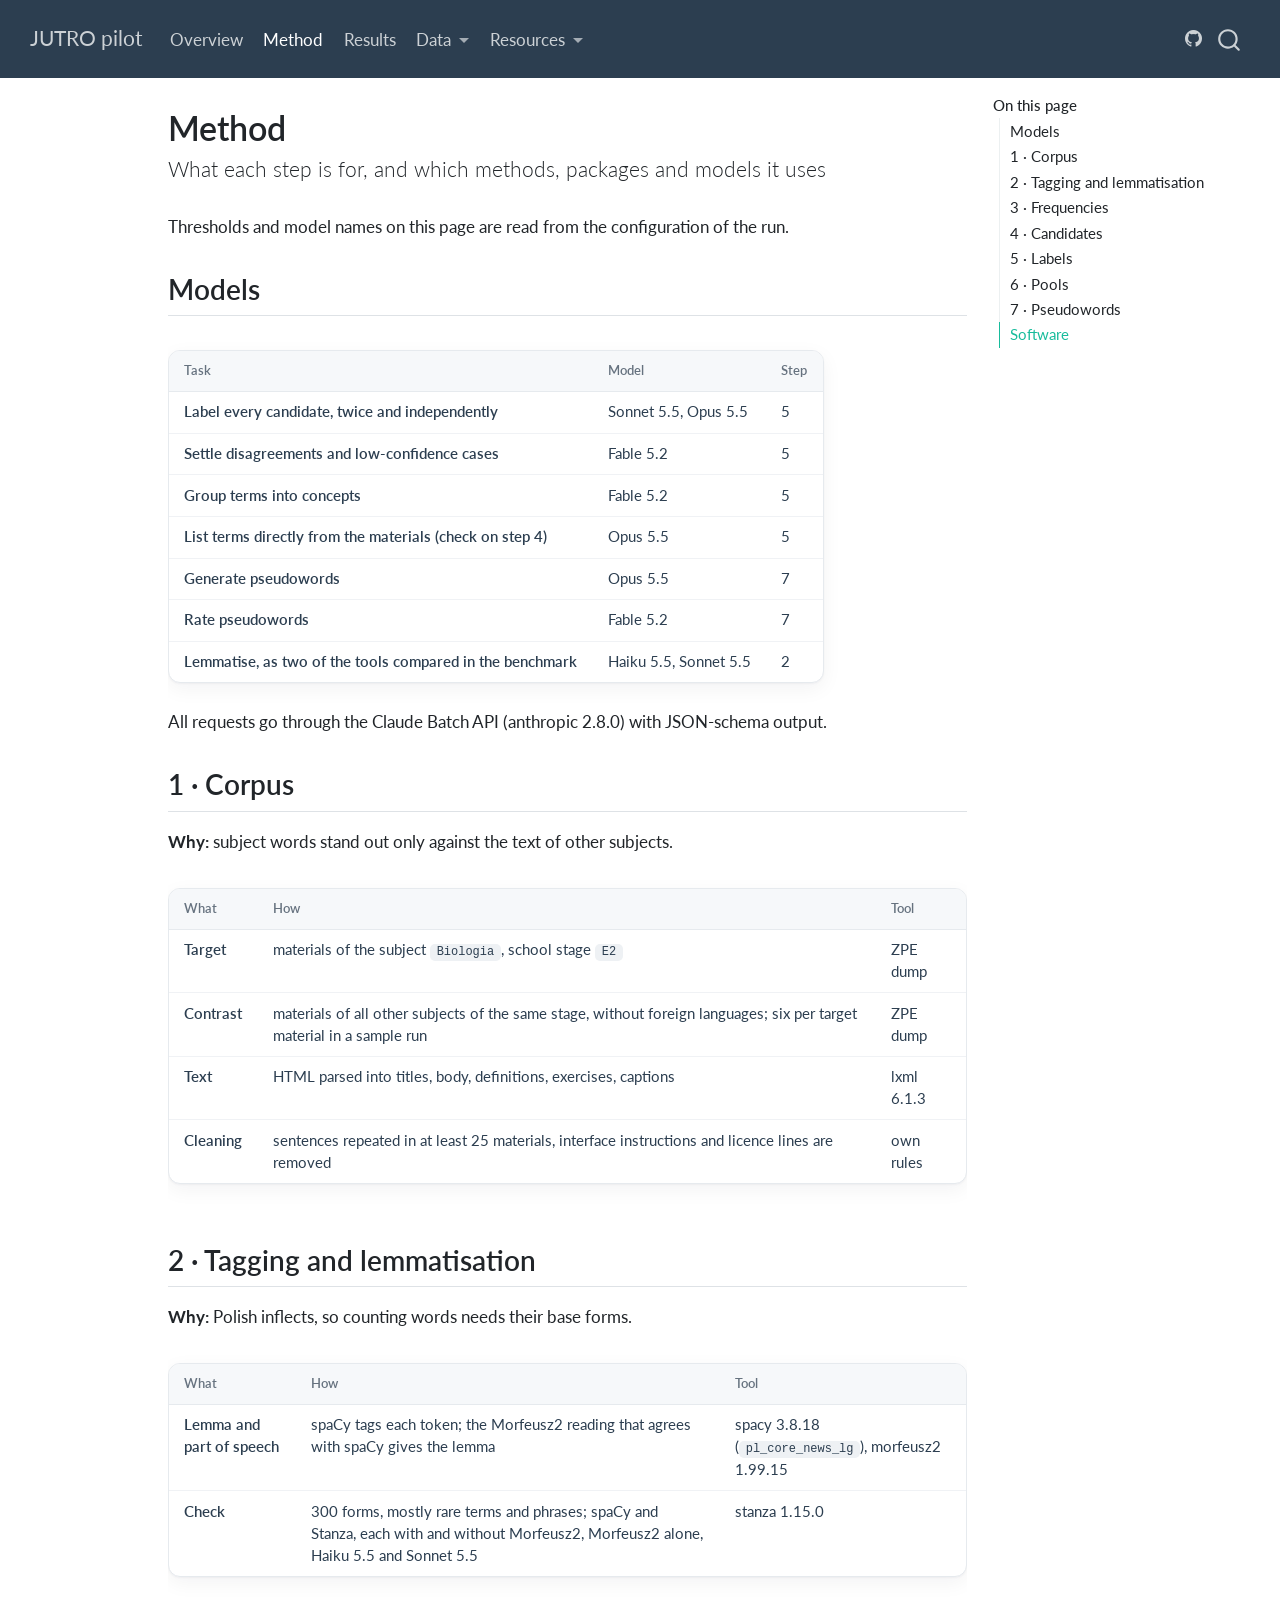
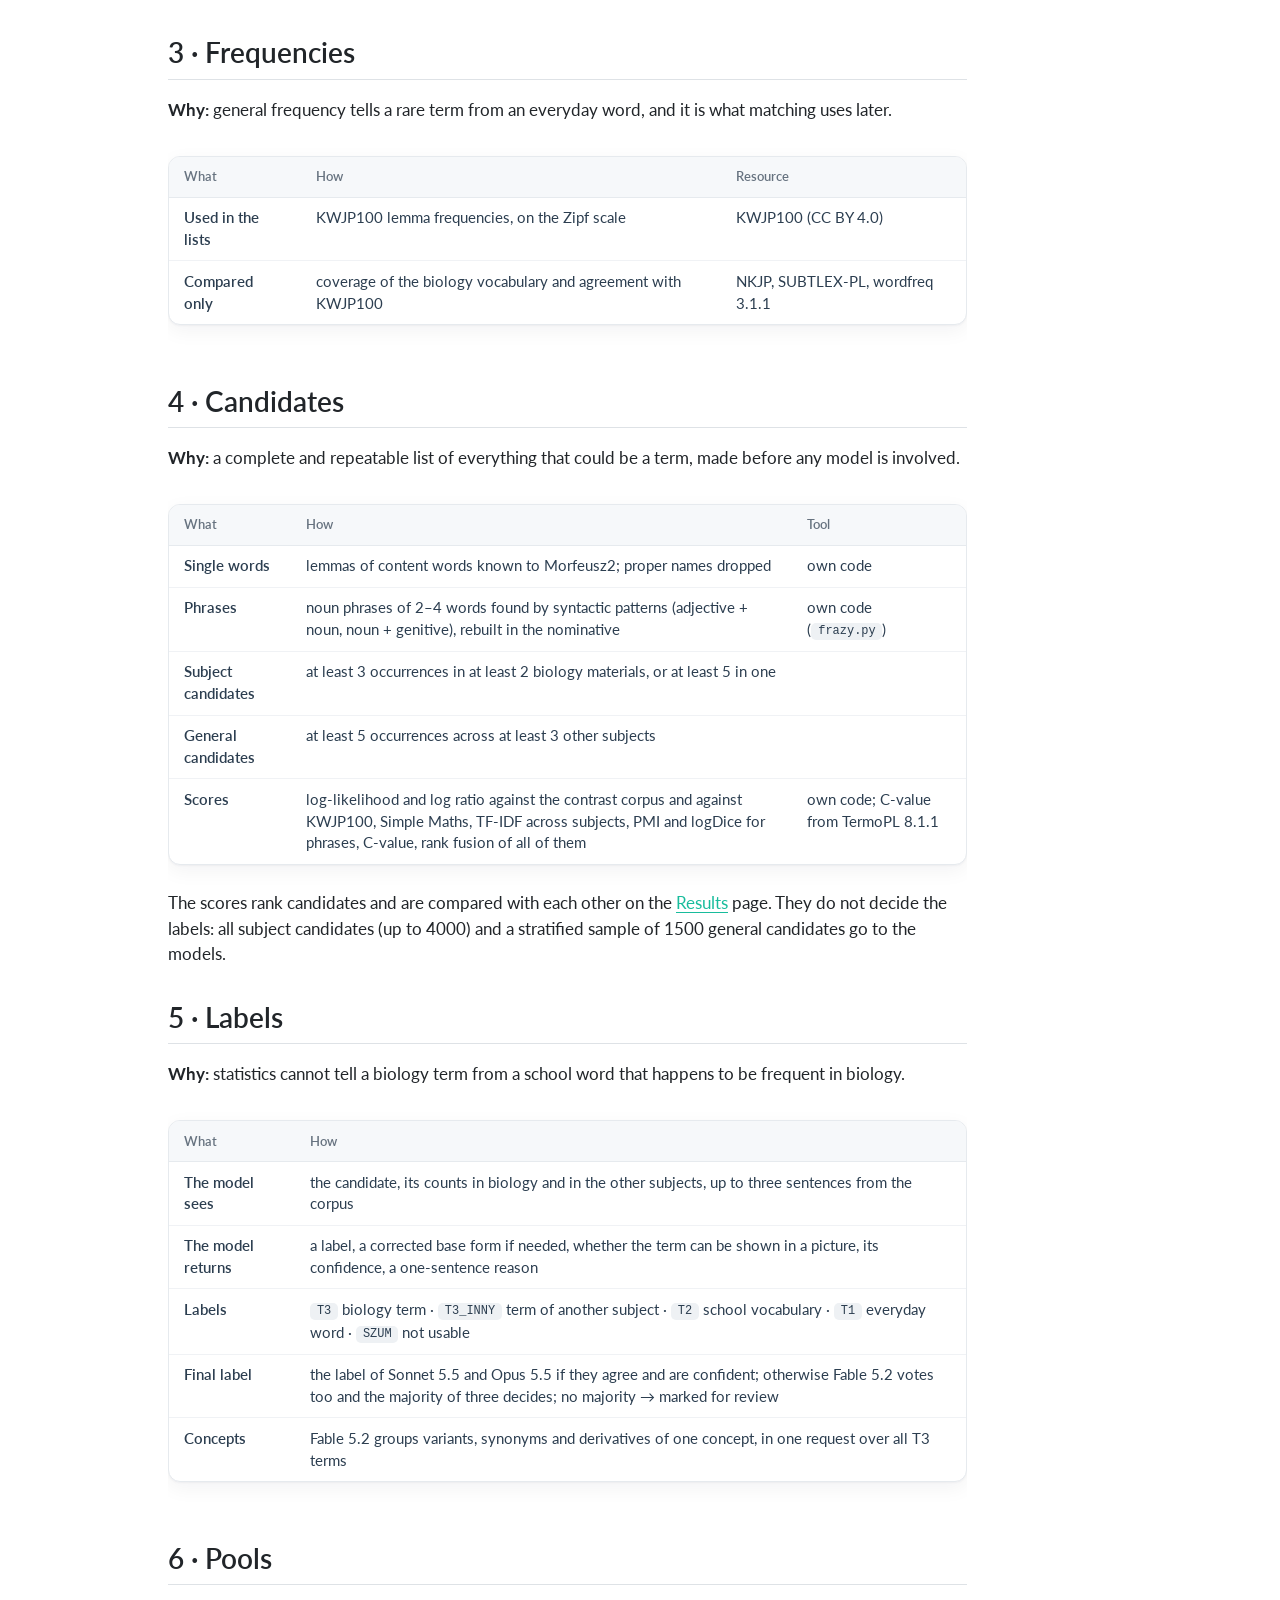
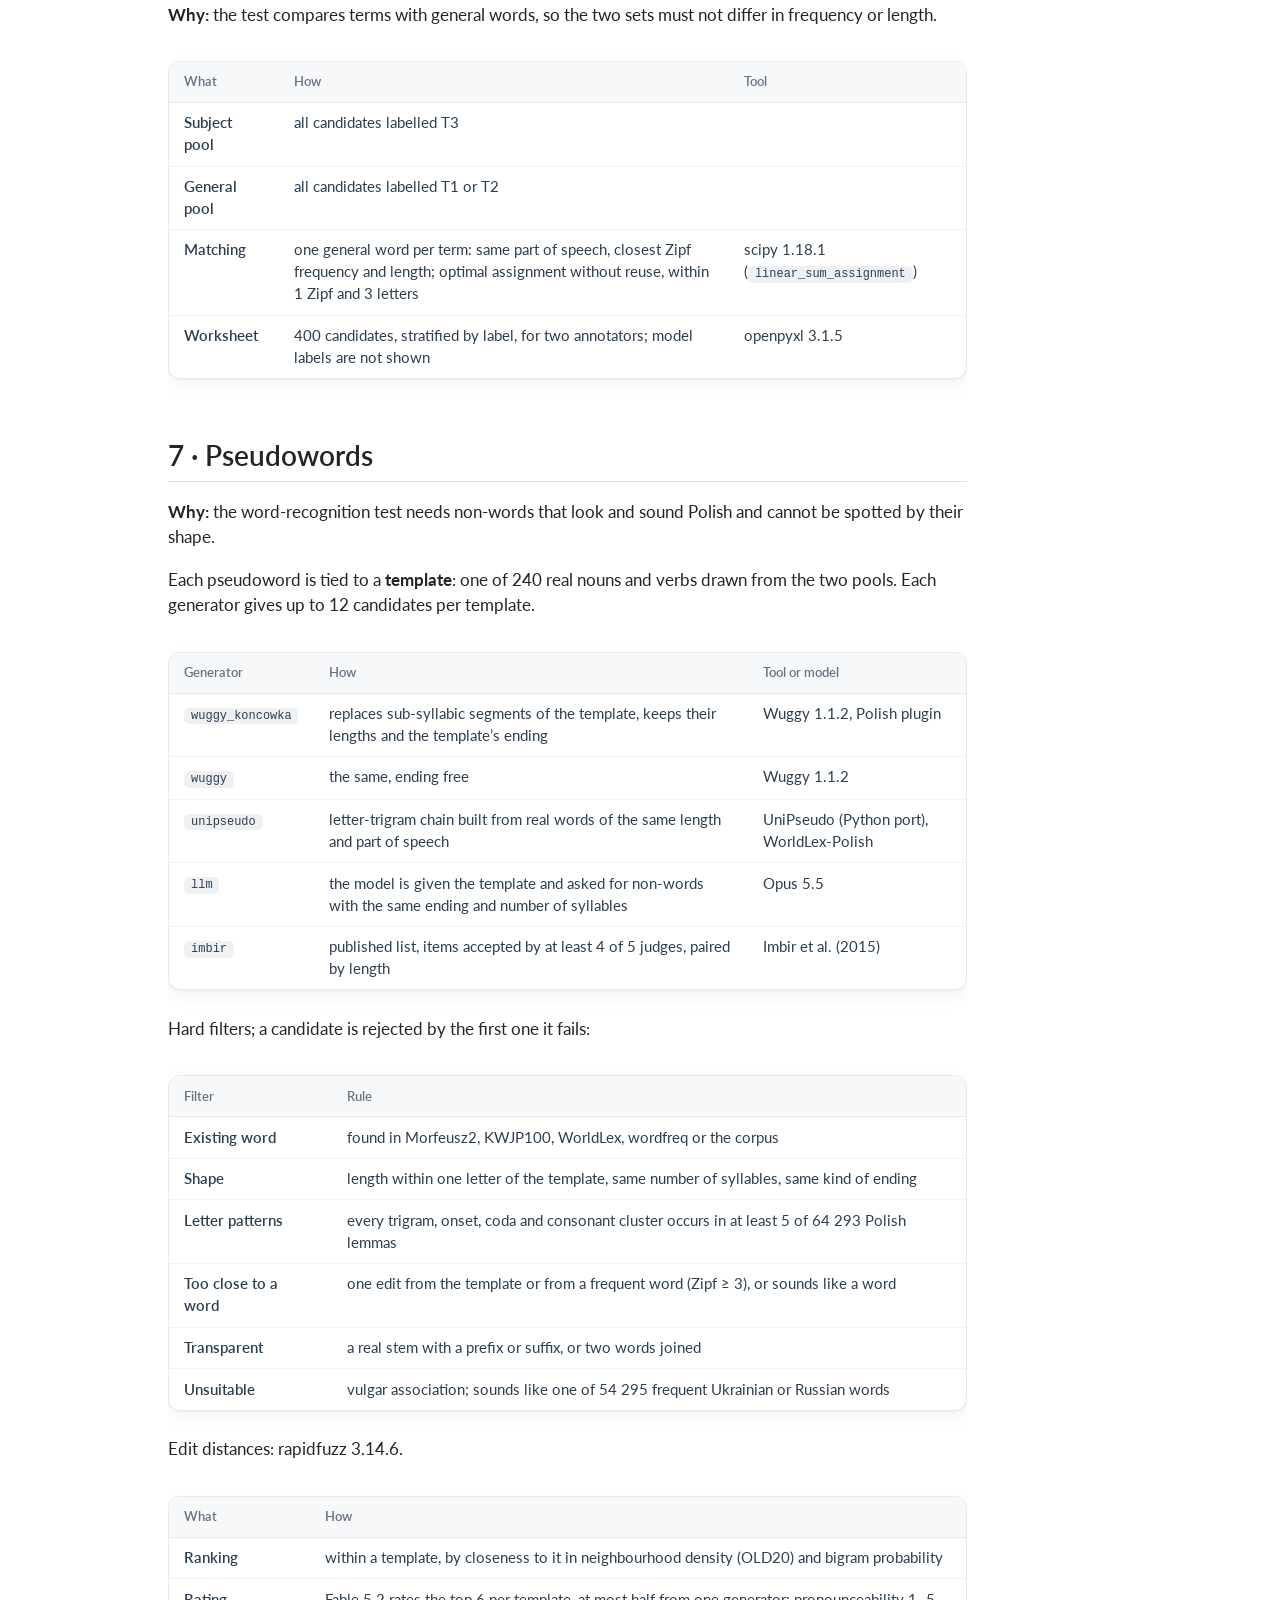
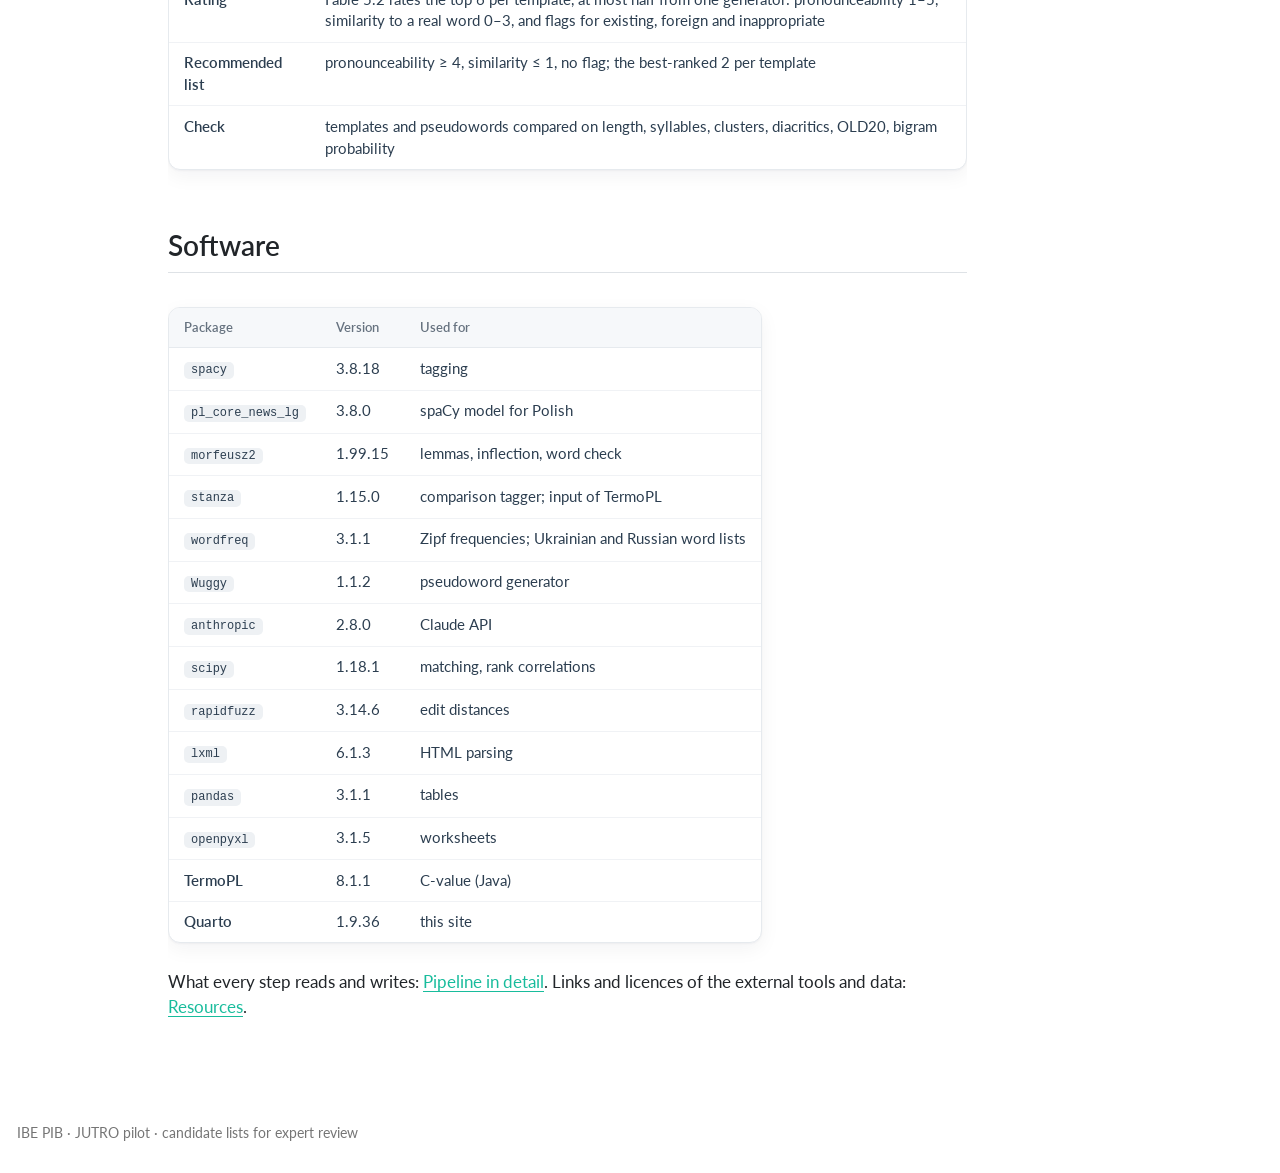
<file: docs/method.html>
<!DOCTYPE html>
<html xmlns="http://www.w3.org/1999/xhtml" lang="en" xml:lang="en"><head>

<meta charset="utf-8">
<meta name="generator" content="quarto-1.9.36">

<meta name="viewport" content="width=device-width, initial-scale=1.0, user-scalable=yes">


<title>Method – JUTRO pilot</title>
<style>
/* Default styles provided by pandoc.
** See https://pandoc.org/MANUAL.html#variables-for-html for config info.
*/
code{white-space: pre-wrap;}
span.smallcaps{font-variant: small-caps;}
div.columns{display: flex; gap: min(4vw, 1.5em);}
div.column{flex: auto; overflow-x: auto;}
div.hanging-indent{margin-left: 1.5em; text-indent: -1.5em;}
ul.task-list{list-style: none;}
ul.task-list li input[type="checkbox"] {
  width: 0.8em;
  margin: 0 0.8em 0.2em -1em; /* quarto-specific, see https://github.com/quarto-dev/quarto-cli/issues/4556 */ 
  vertical-align: middle;
}
</style>


<script src="site_libs/quarto-nav/quarto-nav.js"></script>
<script src="site_libs/quarto-nav/headroom.min.js"></script>
<script src="site_libs/clipboard/clipboard.min.js"></script>
<script src="site_libs/quarto-search/autocomplete.umd.js"></script>
<script src="site_libs/quarto-search/fuse.min.js"></script>
<script src="site_libs/quarto-search/quarto-search.js"></script>
<meta name="quarto:offset" content="./">
<script src="site_libs/quarto-html/quarto.js" type="module"></script>
<script src="site_libs/quarto-html/tabsets/tabsets.js" type="module"></script>
<script src="site_libs/quarto-html/popper.min.js"></script>
<script src="site_libs/quarto-html/tippy.umd.min.js"></script>
<script src="site_libs/quarto-html/anchor.min.js"></script>
<link href="site_libs/quarto-html/tippy.css" rel="stylesheet">
<link href="site_libs/quarto-html/quarto-syntax-highlighting-845c23b38eaddc0f92fda52bfe77a8c8.css" rel="stylesheet" id="quarto-text-highlighting-styles">
<script src="site_libs/bootstrap/bootstrap.min.js"></script>
<link href="site_libs/bootstrap/bootstrap-icons.css" rel="stylesheet">
<link href="site_libs/bootstrap/bootstrap-6033a600180109c3731f6a886c29932c.min.css" rel="stylesheet" append-hash="true" id="quarto-bootstrap" data-mode="light">
<script id="quarto-search-options" type="application/json">{
  "location": "navbar",
  "copy-button": false,
  "collapse-after": 3,
  "panel-placement": "end",
  "type": "overlay",
  "limit": 50,
  "keyboard-shortcut": [
    "f",
    "/",
    "s"
  ],
  "show-item-context": false,
  "language": {
    "search-no-results-text": "No results",
    "search-matching-documents-text": "matching documents",
    "search-copy-link-title": "Copy link to search",
    "search-hide-matches-text": "Hide additional matches",
    "search-more-match-text": "more match in this document",
    "search-more-matches-text": "more matches in this document",
    "search-clear-button-title": "Clear",
    "search-text-placeholder": "",
    "search-detached-cancel-button-title": "Cancel",
    "search-submit-button-title": "Submit",
    "search-label": "Search"
  }
}</script>


<link rel="stylesheet" href="styles.css">
</head>

<body class="nav-fixed quarto-light">

<div id="quarto-search-results"></div>
  <header id="quarto-header" class="headroom fixed-top">
    <nav class="navbar navbar-expand-lg " data-bs-theme="dark">
      <div class="navbar-container container-fluid">
      <div class="navbar-brand-container mx-auto">
    <a class="navbar-brand" href="./index.html">
    <span class="navbar-title">JUTRO pilot</span>
    </a>
  </div>
            <div id="quarto-search" class="" title="Search"></div>
          <button class="navbar-toggler" type="button" data-bs-toggle="collapse" data-bs-target="#navbarCollapse" aria-controls="navbarCollapse" role="menu" aria-expanded="false" aria-label="Toggle navigation" onclick="if (window.quartoToggleHeadroom) { window.quartoToggleHeadroom(); }">
  <span class="navbar-toggler-icon"></span>
</button>
          <div class="collapse navbar-collapse" id="navbarCollapse">
            <ul class="navbar-nav navbar-nav-scroll me-auto">
  <li class="nav-item">
    <a class="nav-link" href="./index.html"> 
<span class="menu-text">Overview</span></a>
  </li>  
  <li class="nav-item">
    <a class="nav-link active" href="./method.html" aria-current="page"> 
<span class="menu-text">Method</span></a>
  </li>  
  <li class="nav-item">
    <a class="nav-link" href="./results.html"> 
<span class="menu-text">Results</span></a>
  </li>  
  <li class="nav-item dropdown ">
    <a class="nav-link dropdown-toggle" href="#" id="nav-menu-data" role="link" data-bs-toggle="dropdown" aria-expanded="false">
 <span class="menu-text">Data</span>
    </a>
    <ul class="dropdown-menu" aria-labelledby="nav-menu-data">    
        <li>
    <a class="dropdown-item" href="./candidates.html">
 <span class="dropdown-text">Candidates (all)</span></a>
  </li>  
        <li>
    <a class="dropdown-item" href="./pools.html">
 <span class="dropdown-text">Pools and concepts</span></a>
  </li>  
        <li>
    <a class="dropdown-item" href="./pseudowords.html">
 <span class="dropdown-text">Pseudowords</span></a>
  </li>  
        <li>
    <a class="dropdown-item" href="./sheets.html">
 <span class="dropdown-text">Annotation worksheets</span></a>
  </li>  
    </ul>
  </li>
  <li class="nav-item dropdown ">
    <a class="nav-link dropdown-toggle" href="#" id="nav-menu-resources" role="link" data-bs-toggle="dropdown" aria-expanded="false">
 <span class="menu-text">Resources</span>
    </a>
    <ul class="dropdown-menu" aria-labelledby="nav-menu-resources">    
        <li>
    <a class="dropdown-item" href="./pipeline.html">
 <span class="dropdown-text">Pipeline in detail</span></a>
  </li>  
        <li>
    <a class="dropdown-item" href="./resources.html">
 <span class="dropdown-text">Tools and data used</span></a>
  </li>  
    </ul>
  </li>
</ul>
          </div> <!-- /navcollapse -->
            <div class="quarto-navbar-tools">
    <a href="https://github.com/ibe-datascience/jutro-pilot-slownictwo" title="" class="quarto-navigation-tool px-1" aria-label=""><i class="bi bi-github"></i></a>
</div>
      </div> <!-- /container-fluid -->
    </nav>
</header>
<!-- content -->
<div id="quarto-content" class="quarto-container page-columns page-rows-contents page-layout-article page-navbar">
<!-- sidebar -->
<!-- margin-sidebar -->
    <div id="quarto-margin-sidebar" class="sidebar margin-sidebar">
        <nav id="TOC" role="doc-toc" class="toc-active">
    <h2 id="toc-title">On this page</h2>
   
  <ul class="collapse">
  <li><a href="#models" id="toc-models" class="nav-link active" data-scroll-target="#models">Models</a></li>
  <li><a href="#corpus" id="toc-corpus" class="nav-link" data-scroll-target="#corpus">1 · Corpus</a></li>
  <li><a href="#tagging" id="toc-tagging" class="nav-link" data-scroll-target="#tagging">2 · Tagging and lemmatisation</a></li>
  <li><a href="#frequency" id="toc-frequency" class="nav-link" data-scroll-target="#frequency">3 · Frequencies</a></li>
  <li><a href="#candidates" id="toc-candidates" class="nav-link" data-scroll-target="#candidates">4 · Candidates</a></li>
  <li><a href="#labels" id="toc-labels" class="nav-link" data-scroll-target="#labels">5 · Labels</a></li>
  <li><a href="#pools" id="toc-pools" class="nav-link" data-scroll-target="#pools">6 · Pools</a></li>
  <li><a href="#pseudowords" id="toc-pseudowords" class="nav-link" data-scroll-target="#pseudowords">7 · Pseudowords</a></li>
  <li><a href="#software" id="toc-software" class="nav-link" data-scroll-target="#software">Software</a></li>
  </ul>
</nav>
    </div>
<!-- main -->
<main class="content" id="quarto-document-content">

<header id="title-block-header" class="quarto-title-block default">
<div class="quarto-title">
<h1 class="title">Method</h1>
<p class="subtitle lead">What each step is for, and which methods, packages and models it uses</p>
</div>



<div class="quarto-title-meta">

    
  
    
  </div>
  


</header>


<p>Thresholds and model names on this page are read from the configuration of the run.</p>
<section id="models" class="level2">
<h2 class="anchored" data-anchor-id="models">Models</h2>
<div id="cec19f68" class="cell" data-execution_count="2">
<div class="cell-output cell-output-display cell-output-markdown">
<table class="caption-top table table-sm table-striped small">
<colgroup>
<col style="width: 66%">
<col style="width: 25%">
<col style="width: 8%">
</colgroup>
<thead>
<tr class="header">
<th style="text-align: left;">Task</th>
<th style="text-align: left;">Model</th>
<th style="text-align: left;">Step</th>
</tr>
</thead>
<tbody>
<tr class="odd">
<td style="text-align: left;">Label every candidate, twice and independently</td>
<td style="text-align: left;">Sonnet 5.5, Opus 5.5</td>
<td style="text-align: left;">5</td>
</tr>
<tr class="even">
<td style="text-align: left;">Settle disagreements and low-confidence cases</td>
<td style="text-align: left;">Fable 5.2</td>
<td style="text-align: left;">5</td>
</tr>
<tr class="odd">
<td style="text-align: left;">Group terms into concepts</td>
<td style="text-align: left;">Fable 5.2</td>
<td style="text-align: left;">5</td>
</tr>
<tr class="even">
<td style="text-align: left;">List terms directly from the materials (check on step 4)</td>
<td style="text-align: left;">Opus 5.5</td>
<td style="text-align: left;">5</td>
</tr>
<tr class="odd">
<td style="text-align: left;">Generate pseudowords</td>
<td style="text-align: left;">Opus 5.5</td>
<td style="text-align: left;">7</td>
</tr>
<tr class="even">
<td style="text-align: left;">Rate pseudowords</td>
<td style="text-align: left;">Fable 5.2</td>
<td style="text-align: left;">7</td>
</tr>
<tr class="odd">
<td style="text-align: left;">Lemmatise, as two of the tools compared in the benchmark</td>
<td style="text-align: left;">Haiku 5.5, Sonnet 5.5</td>
<td style="text-align: left;">2</td>
</tr>
</tbody>
</table>
</div>
</div>
<p>All requests go through the Claude Batch API (anthropic 2.8.0) with JSON-schema output.</p>
</section>
<section id="corpus" class="level2">
<h2 class="anchored" data-anchor-id="corpus">1 · Corpus</h2>
<p><strong>Why:</strong> subject words stand out only against the text of other subjects.</p>
<div id="c6908692" class="cell" data-execution_count="3">
<div class="cell-output cell-output-display cell-output-markdown">
<table class="caption-top table table-sm table-striped small">
<colgroup>
<col style="width: 11%">
<col style="width: 75%">
<col style="width: 13%">
</colgroup>
<thead>
<tr class="header">
<th style="text-align: left;">What</th>
<th style="text-align: left;">How</th>
<th style="text-align: left;">Tool</th>
</tr>
</thead>
<tbody>
<tr class="odd">
<td style="text-align: left;">Target</td>
<td style="text-align: left;">materials of the subject <code>Biologia</code>, school stage <code>E2</code></td>
<td style="text-align: left;">ZPE dump</td>
</tr>
<tr class="even">
<td style="text-align: left;">Contrast</td>
<td style="text-align: left;">materials of all other subjects of the same stage, without foreign languages; six per target material in a sample run</td>
<td style="text-align: left;">ZPE dump</td>
</tr>
<tr class="odd">
<td style="text-align: left;">Text</td>
<td style="text-align: left;">HTML parsed into titles, body, definitions, exercises, captions</td>
<td style="text-align: left;">lxml 6.1.3</td>
</tr>
<tr class="even">
<td style="text-align: left;">Cleaning</td>
<td style="text-align: left;">sentences repeated in at least 25 materials, interface instructions and licence lines are removed</td>
<td style="text-align: left;">own rules</td>
</tr>
</tbody>
</table>
</div>
</div>
</section>
<section id="tagging" class="level2">
<h2 class="anchored" data-anchor-id="tagging">2 · Tagging and lemmatisation</h2>
<p><strong>Why:</strong> Polish inflects, so counting words needs their base forms.</p>
<div id="66c35351" class="cell" data-execution_count="4">
<div class="cell-output cell-output-display cell-output-markdown">
<table class="caption-top table table-sm table-striped small">
<colgroup>
<col style="width: 18%">
<col style="width: 44%">
<col style="width: 37%">
</colgroup>
<thead>
<tr class="header">
<th style="text-align: left;">What</th>
<th style="text-align: left;">How</th>
<th style="text-align: left;">Tool</th>
</tr>
</thead>
<tbody>
<tr class="odd">
<td style="text-align: left;">Lemma and part of speech</td>
<td style="text-align: left;">spaCy tags each token; the Morfeusz2 reading that agrees with spaCy gives the lemma</td>
<td style="text-align: left;">spacy 3.8.18 (<code>pl_core_news_lg</code>), morfeusz2 1.99.15</td>
</tr>
<tr class="even">
<td style="text-align: left;">Check</td>
<td style="text-align: left;">300 forms, mostly rare terms and phrases; spaCy and Stanza, each with and without Morfeusz2, Morfeusz2 alone, Haiku 5.5 and Sonnet 5.5</td>
<td style="text-align: left;">stanza 1.15.0</td>
</tr>
</tbody>
</table>
</div>
</div>
</section>
<section id="frequency" class="level2">
<h2 class="anchored" data-anchor-id="frequency">3 · Frequencies</h2>
<p><strong>Why:</strong> general frequency tells a rare term from an everyday word, and it is what matching uses later.</p>
<div id="25aba062" class="cell" data-execution_count="5">
<div class="cell-output cell-output-display cell-output-markdown">
<table class="caption-top table table-sm table-striped small">
<colgroup>
<col style="width: 16%">
<col style="width: 54%">
<col style="width: 29%">
</colgroup>
<thead>
<tr class="header">
<th style="text-align: left;">What</th>
<th style="text-align: left;">How</th>
<th style="text-align: left;">Resource</th>
</tr>
</thead>
<tbody>
<tr class="odd">
<td style="text-align: left;">Used in the lists</td>
<td style="text-align: left;">KWJP100 lemma frequencies, on the Zipf scale</td>
<td style="text-align: left;">KWJP100 (CC BY 4.0)</td>
</tr>
<tr class="even">
<td style="text-align: left;">Compared only</td>
<td style="text-align: left;">coverage of the biology vocabulary and agreement with KWJP100</td>
<td style="text-align: left;">NKJP, SUBTLEX-PL, wordfreq 3.1.1</td>
</tr>
</tbody>
</table>
</div>
</div>
</section>
<section id="candidates" class="level2">
<h2 class="anchored" data-anchor-id="candidates">4 · Candidates</h2>
<p><strong>Why:</strong> a complete and repeatable list of everything that could be a term, made before any model is involved.</p>
<div id="f555a6d6" class="cell" data-execution_count="6">
<div class="cell-output cell-output-display cell-output-markdown">
<table class="caption-top table table-sm table-striped small">
<colgroup>
<col style="width: 16%">
<col style="width: 52%">
<col style="width: 31%">
</colgroup>
<thead>
<tr class="header">
<th style="text-align: left;">What</th>
<th style="text-align: left;">How</th>
<th style="text-align: left;">Tool</th>
</tr>
</thead>
<tbody>
<tr class="odd">
<td style="text-align: left;">Single words</td>
<td style="text-align: left;">lemmas of content words known to Morfeusz2; proper names dropped</td>
<td style="text-align: left;">own code</td>
</tr>
<tr class="even">
<td style="text-align: left;">Phrases</td>
<td style="text-align: left;">noun phrases of 2–4 words found by syntactic patterns (adjective + noun, noun + genitive), rebuilt in the nominative</td>
<td style="text-align: left;">own code (<code>frazy.py</code>)</td>
</tr>
<tr class="odd">
<td style="text-align: left;">Subject candidates</td>
<td style="text-align: left;">at least 3 occurrences in at least 2 biology materials, or at least 5 in one</td>
<td style="text-align: left;"></td>
</tr>
<tr class="even">
<td style="text-align: left;">General candidates</td>
<td style="text-align: left;">at least 5 occurrences across at least 3 other subjects</td>
<td style="text-align: left;"></td>
</tr>
<tr class="odd">
<td style="text-align: left;">Scores</td>
<td style="text-align: left;">log-likelihood and log ratio against the contrast corpus and against KWJP100, Simple Maths, TF-IDF across subjects, PMI and logDice for phrases, C-value, rank fusion of all of them</td>
<td style="text-align: left;">own code; C-value from TermoPL 8.1.1</td>
</tr>
</tbody>
</table>
</div>
</div>
<p>The scores rank candidates and are compared with each other on the <a href="./results.html#extraction">Results</a> page. They do not decide the labels: all subject candidates (up to 4000) and a stratified sample of 1500 general candidates go to the models.</p>
</section>
<section id="labels" class="level2">
<h2 class="anchored" data-anchor-id="labels">5 · Labels</h2>
<p><strong>Why:</strong> statistics cannot tell a biology term from a school word that happens to be frequent in biology.</p>
<div id="f3c80359" class="cell" data-execution_count="7">
<div class="cell-output cell-output-display cell-output-markdown">
<table class="caption-top table table-sm table-striped small">
<colgroup>
<col style="width: 22%">
<col style="width: 77%">
</colgroup>
<thead>
<tr class="header">
<th style="text-align: left;">What</th>
<th style="text-align: left;">How</th>
</tr>
</thead>
<tbody>
<tr class="odd">
<td style="text-align: left;">The model sees</td>
<td style="text-align: left;">the candidate, its counts in biology and in the other subjects, up to three sentences from the corpus</td>
</tr>
<tr class="even">
<td style="text-align: left;">The model returns</td>
<td style="text-align: left;">a label, a corrected base form if needed, whether the term can be shown in a picture, its confidence, a one-sentence reason</td>
</tr>
<tr class="odd">
<td style="text-align: left;">Labels</td>
<td style="text-align: left;"><code>T3</code> biology term · <code>T3_INNY</code> term of another subject · <code>T2</code> school vocabulary · <code>T1</code> everyday word · <code>SZUM</code> not usable</td>
</tr>
<tr class="even">
<td style="text-align: left;">Final label</td>
<td style="text-align: left;">the label of Sonnet 5.5 and Opus 5.5 if they agree and are confident; otherwise Fable 5.2 votes too and the majority of three decides; no majority → marked for review</td>
</tr>
<tr class="odd">
<td style="text-align: left;">Concepts</td>
<td style="text-align: left;">Fable 5.2 groups variants, synonyms and derivatives of one concept, in one request over all T3 terms</td>
</tr>
</tbody>
</table>
</div>
</div>
</section>
<section id="pools" class="level2">
<h2 class="anchored" data-anchor-id="pools">6 · Pools</h2>
<p><strong>Why:</strong> the test compares terms with general words, so the two sets must not differ in frequency or length.</p>
<div id="0c42d9b2" class="cell" data-execution_count="8">
<div class="cell-output cell-output-display cell-output-markdown">
<table class="caption-top table table-sm table-striped small">
<colgroup>
<col style="width: 11%">
<col style="width: 53%">
<col style="width: 34%">
</colgroup>
<thead>
<tr class="header">
<th style="text-align: left;">What</th>
<th style="text-align: left;">How</th>
<th style="text-align: left;">Tool</th>
</tr>
</thead>
<tbody>
<tr class="odd">
<td style="text-align: left;">Subject pool</td>
<td style="text-align: left;">all candidates labelled T3</td>
<td style="text-align: left;"></td>
</tr>
<tr class="even">
<td style="text-align: left;">General pool</td>
<td style="text-align: left;">all candidates labelled T1 or T2</td>
<td style="text-align: left;"></td>
</tr>
<tr class="odd">
<td style="text-align: left;">Matching</td>
<td style="text-align: left;">one general word per term: same part of speech, closest Zipf frequency and length; optimal assignment without reuse, within 1 Zipf and 3 letters</td>
<td style="text-align: left;">scipy 1.18.1 (<code>linear_sum_assignment</code>)</td>
</tr>
<tr class="even">
<td style="text-align: left;">Worksheet</td>
<td style="text-align: left;">400 candidates, stratified by label, for two annotators; model labels are not shown</td>
<td style="text-align: left;">openpyxl 3.1.5</td>
</tr>
</tbody>
</table>
</div>
</div>
</section>
<section id="pseudowords" class="level2">
<h2 class="anchored" data-anchor-id="pseudowords">7 · Pseudowords</h2>
<p><strong>Why:</strong> the word-recognition test needs non-words that look and sound Polish and cannot be spotted by their shape.</p>
<p>Each pseudoword is tied to a <strong>template</strong>: one of 240 real nouns and verbs drawn from the two pools. Each generator gives up to 12 candidates per template.</p>
<div id="c79c9042" class="cell" data-execution_count="9">
<div class="cell-output cell-output-display cell-output-markdown">
<table class="caption-top table table-sm table-striped small">
<colgroup>
<col style="width: 14%">
<col style="width: 51%">
<col style="width: 34%">
</colgroup>
<thead>
<tr class="header">
<th style="text-align: left;">Generator</th>
<th style="text-align: left;">How</th>
<th style="text-align: left;">Tool or model</th>
</tr>
</thead>
<tbody>
<tr class="odd">
<td style="text-align: left;"><code>wuggy_koncowka</code></td>
<td style="text-align: left;">replaces sub-syllabic segments of the template, keeps their lengths and the template’s ending</td>
<td style="text-align: left;">Wuggy 1.1.2, Polish plugin</td>
</tr>
<tr class="even">
<td style="text-align: left;"><code>wuggy</code></td>
<td style="text-align: left;">the same, ending free</td>
<td style="text-align: left;">Wuggy 1.1.2</td>
</tr>
<tr class="odd">
<td style="text-align: left;"><code>unipseudo</code></td>
<td style="text-align: left;">letter-trigram chain built from real words of the same length and part of speech</td>
<td style="text-align: left;">UniPseudo (Python port), WorldLex-Polish</td>
</tr>
<tr class="even">
<td style="text-align: left;"><code>llm</code></td>
<td style="text-align: left;">the model is given the template and asked for non-words with the same ending and number of syllables</td>
<td style="text-align: left;">Opus 5.5</td>
</tr>
<tr class="odd">
<td style="text-align: left;"><code>imbir</code></td>
<td style="text-align: left;">published list, items accepted by at least 4 of 5 judges, paired by length</td>
<td style="text-align: left;">Imbir et al.&nbsp;(2015)</td>
</tr>
</tbody>
</table>
</div>
</div>
<p>Hard filters; a candidate is rejected by the first one it fails:</p>
<div id="987fe8d7" class="cell" data-execution_count="10">
<div class="cell-output cell-output-display cell-output-markdown">
<table class="caption-top table table-sm table-striped small">
<colgroup>
<col style="width: 24%">
<col style="width: 75%">
</colgroup>
<thead>
<tr class="header">
<th style="text-align: left;">Filter</th>
<th style="text-align: left;">Rule</th>
</tr>
</thead>
<tbody>
<tr class="odd">
<td style="text-align: left;">Existing word</td>
<td style="text-align: left;">found in Morfeusz2, KWJP100, WorldLex, wordfreq or the corpus</td>
</tr>
<tr class="even">
<td style="text-align: left;">Shape</td>
<td style="text-align: left;">length within one letter of the template, same number of syllables, same kind of ending</td>
</tr>
<tr class="odd">
<td style="text-align: left;">Letter patterns</td>
<td style="text-align: left;">every trigram, onset, coda and consonant cluster occurs in at least 5 of 64 293 Polish lemmas</td>
</tr>
<tr class="even">
<td style="text-align: left;">Too close to a word</td>
<td style="text-align: left;">one edit from the template or from a frequent word (Zipf ≥ 3), or sounds like a word</td>
</tr>
<tr class="odd">
<td style="text-align: left;">Transparent</td>
<td style="text-align: left;">a real stem with a prefix or suffix, or two words joined</td>
</tr>
<tr class="even">
<td style="text-align: left;">Unsuitable</td>
<td style="text-align: left;">vulgar association; sounds like one of 54 295 frequent Ukrainian or Russian words</td>
</tr>
</tbody>
</table>
</div>
</div>
<p>Edit distances: rapidfuzz 3.14.6.</p>
<div id="792f7f37" class="cell" data-execution_count="11">
<div class="cell-output cell-output-display cell-output-markdown">
<table class="caption-top table table-sm table-striped small">
<colgroup>
<col style="width: 21%">
<col style="width: 78%">
</colgroup>
<thead>
<tr class="header">
<th style="text-align: left;">What</th>
<th style="text-align: left;">How</th>
</tr>
</thead>
<tbody>
<tr class="odd">
<td style="text-align: left;">Ranking</td>
<td style="text-align: left;">within a template, by closeness to it in neighbourhood density (OLD20) and bigram probability</td>
</tr>
<tr class="even">
<td style="text-align: left;">Rating</td>
<td style="text-align: left;">Fable 5.2 rates the top 6 per template, at most half from one generator: pronounceability 1–5, similarity to a real word 0–3, and flags for existing, foreign and inappropriate</td>
</tr>
<tr class="odd">
<td style="text-align: left;">Recommended list</td>
<td style="text-align: left;">pronounceability ≥ 4, similarity ≤ 1, no flag; the best-ranked 2 per template</td>
</tr>
<tr class="even">
<td style="text-align: left;">Check</td>
<td style="text-align: left;">templates and pseudowords compared on length, syllables, clusters, diacritics, OLD20, bigram probability</td>
</tr>
</tbody>
</table>
</div>
</div>
</section>
<section id="software" class="level2">
<h2 class="anchored" data-anchor-id="software">Software</h2>
<div id="b9b5a0a7" class="cell" data-execution_count="12">
<div class="cell-output cell-output-display cell-output-markdown">
<table class="caption-top table table-sm table-striped small">
<colgroup>
<col style="width: 23%">
<col style="width: 10%">
<col style="width: 66%">
</colgroup>
<thead>
<tr class="header">
<th style="text-align: left;">Package</th>
<th style="text-align: left;">Version</th>
<th style="text-align: left;">Used for</th>
</tr>
</thead>
<tbody>
<tr class="odd">
<td style="text-align: left;"><code>spacy</code></td>
<td style="text-align: left;">3.8.18</td>
<td style="text-align: left;">tagging</td>
</tr>
<tr class="even">
<td style="text-align: left;"><code>pl_core_news_lg</code></td>
<td style="text-align: left;">3.8.0</td>
<td style="text-align: left;">spaCy model for Polish</td>
</tr>
<tr class="odd">
<td style="text-align: left;"><code>morfeusz2</code></td>
<td style="text-align: left;">1.99.15</td>
<td style="text-align: left;">lemmas, inflection, word check</td>
</tr>
<tr class="even">
<td style="text-align: left;"><code>stanza</code></td>
<td style="text-align: left;">1.15.0</td>
<td style="text-align: left;">comparison tagger; input of TermoPL</td>
</tr>
<tr class="odd">
<td style="text-align: left;"><code>wordfreq</code></td>
<td style="text-align: left;">3.1.1</td>
<td style="text-align: left;">Zipf frequencies; Ukrainian and Russian word lists</td>
</tr>
<tr class="even">
<td style="text-align: left;"><code>Wuggy</code></td>
<td style="text-align: left;">1.1.2</td>
<td style="text-align: left;">pseudoword generator</td>
</tr>
<tr class="odd">
<td style="text-align: left;"><code>anthropic</code></td>
<td style="text-align: left;">2.8.0</td>
<td style="text-align: left;">Claude API</td>
</tr>
<tr class="even">
<td style="text-align: left;"><code>scipy</code></td>
<td style="text-align: left;">1.18.1</td>
<td style="text-align: left;">matching, rank correlations</td>
</tr>
<tr class="odd">
<td style="text-align: left;"><code>rapidfuzz</code></td>
<td style="text-align: left;">3.14.6</td>
<td style="text-align: left;">edit distances</td>
</tr>
<tr class="even">
<td style="text-align: left;"><code>lxml</code></td>
<td style="text-align: left;">6.1.3</td>
<td style="text-align: left;">HTML parsing</td>
</tr>
<tr class="odd">
<td style="text-align: left;"><code>pandas</code></td>
<td style="text-align: left;">3.1.1</td>
<td style="text-align: left;">tables</td>
</tr>
<tr class="even">
<td style="text-align: left;"><code>openpyxl</code></td>
<td style="text-align: left;">3.1.5</td>
<td style="text-align: left;">worksheets</td>
</tr>
<tr class="odd">
<td style="text-align: left;">TermoPL</td>
<td style="text-align: left;">8.1.1</td>
<td style="text-align: left;">C-value (Java)</td>
</tr>
<tr class="even">
<td style="text-align: left;">Quarto</td>
<td style="text-align: left;">1.9.36</td>
<td style="text-align: left;">this site</td>
</tr>
</tbody>
</table>
</div>
</div>
<p>What every step reads and writes: <a href="./pipeline.html">Pipeline in detail</a>. Links and licences of the external tools and data: <a href="./resources.html">Resources</a>.</p>


</section>

</main> <!-- /main -->
<script id="quarto-html-after-body" type="application/javascript">
  window.document.addEventListener("DOMContentLoaded", function (event) {
    const icon = "";
    const anchorJS = new window.AnchorJS();
    anchorJS.options = {
      placement: 'right',
      icon: icon
    };
    anchorJS.add('.anchored');
    const isCodeAnnotation = (el) => {
      for (const clz of el.classList) {
        if (clz.startsWith('code-annotation-')) {                     
          return true;
        }
      }
      return false;
    }
    const onCopySuccess = function(e) {
      // button target
      const button = e.trigger;
      // don't keep focus
      button.blur();
      // flash "checked"
      button.classList.add('code-copy-button-checked');
      var currentTitle = button.getAttribute("title");
      button.setAttribute("title", "Copied!");
      let tooltip;
      if (window.bootstrap) {
        button.setAttribute("data-bs-toggle", "tooltip");
        button.setAttribute("data-bs-placement", "left");
        button.setAttribute("data-bs-title", "Copied!");
        tooltip = new bootstrap.Tooltip(button, 
          { trigger: "manual", 
            customClass: "code-copy-button-tooltip",
            offset: [0, -8]});
        tooltip.show();    
      }
      setTimeout(function() {
        if (tooltip) {
          tooltip.hide();
          button.removeAttribute("data-bs-title");
          button.removeAttribute("data-bs-toggle");
          button.removeAttribute("data-bs-placement");
        }
        button.setAttribute("title", currentTitle);
        button.classList.remove('code-copy-button-checked');
      }, 1000);
      // clear code selection
      e.clearSelection();
    }
    const getTextToCopy = function(trigger) {
      const outerScaffold = trigger.parentElement.cloneNode(true);
      const codeEl = outerScaffold.querySelector('code');
      for (const childEl of codeEl.children) {
        if (isCodeAnnotation(childEl)) {
          childEl.remove();
        }
      }
      return codeEl.innerText;
    }
    const clipboard = new window.ClipboardJS('.code-copy-button:not([data-in-quarto-modal])', {
      text: getTextToCopy
    });
    clipboard.on('success', onCopySuccess);
    if (window.document.getElementById('quarto-embedded-source-code-modal')) {
      const clipboardModal = new window.ClipboardJS('.code-copy-button[data-in-quarto-modal]', {
        text: getTextToCopy,
        container: window.document.getElementById('quarto-embedded-source-code-modal')
      });
      clipboardModal.on('success', onCopySuccess);
    }
      var localhostRegex = new RegExp(/^(?:http|https):\/\/localhost\:?[0-9]*\//);
      var mailtoRegex = new RegExp(/^mailto:/);
        var filterRegex = new RegExp('/' + window.location.host + '/');
      var isInternal = (href) => {
          return filterRegex.test(href) || localhostRegex.test(href) || mailtoRegex.test(href);
      }
      // Inspect non-navigation links and adorn them if external
     var links = window.document.querySelectorAll('a[href]:not(.nav-link):not(.navbar-brand):not(.toc-action):not(.sidebar-link):not(.sidebar-item-toggle):not(.pagination-link):not(.no-external):not([aria-hidden]):not(.dropdown-item):not(.quarto-navigation-tool):not(.about-link)');
      for (var i=0; i<links.length; i++) {
        const link = links[i];
        if (!isInternal(link.href)) {
          // undo the damage that might have been done by quarto-nav.js in the case of
          // links that we want to consider external
          if (link.dataset.originalHref !== undefined) {
            link.href = link.dataset.originalHref;
          }
        }
      }
    function tippyHover(el, contentFn, onTriggerFn, onUntriggerFn) {
      const config = {
        allowHTML: true,
        maxWidth: 500,
        delay: 100,
        arrow: false,
        appendTo: function(el) {
            return el.parentElement;
        },
        interactive: true,
        interactiveBorder: 10,
        theme: 'quarto',
        placement: 'bottom-start',
      };
      if (contentFn) {
        config.content = contentFn;
      }
      if (onTriggerFn) {
        config.onTrigger = onTriggerFn;
      }
      if (onUntriggerFn) {
        config.onUntrigger = onUntriggerFn;
      }
      window.tippy(el, config); 
    }
    const noterefs = window.document.querySelectorAll('a[role="doc-noteref"]');
    for (var i=0; i<noterefs.length; i++) {
      const ref = noterefs[i];
      tippyHover(ref, function() {
        // use id or data attribute instead here
        let href = ref.getAttribute('data-footnote-href') || ref.getAttribute('href');
        try { href = new URL(href).hash; } catch {}
        const id = href.replace(/^#\/?/, "");
        const note = window.document.getElementById(id);
        if (note) {
          return note.innerHTML;
        } else {
          return "";
        }
      });
    }
    const xrefs = window.document.querySelectorAll('a.quarto-xref');
    const processXRef = (id, note) => {
      // Strip column container classes
      const stripColumnClz = (el) => {
        el.classList.remove("page-full", "page-columns");
        if (el.children) {
          for (const child of el.children) {
            stripColumnClz(child);
          }
        }
      }
      stripColumnClz(note)
      if (id === null || id.startsWith('sec-')) {
        // Special case sections, only their first couple elements
        const container = document.createElement("div");
        if (note.children && note.children.length > 2) {
          container.appendChild(note.children[0].cloneNode(true));
          for (let i = 1; i < note.children.length; i++) {
            const child = note.children[i];
            if (child.tagName === "P" && child.innerText === "") {
              continue;
            } else {
              container.appendChild(child.cloneNode(true));
              break;
            }
          }
          if (window.Quarto?.typesetMath) {
            window.Quarto.typesetMath(container);
          }
          return container.innerHTML
        } else {
          if (window.Quarto?.typesetMath) {
            window.Quarto.typesetMath(note);
          }
          return note.innerHTML;
        }
      } else {
        // Remove any anchor links if they are present
        const anchorLink = note.querySelector('a.anchorjs-link');
        if (anchorLink) {
          anchorLink.remove();
        }
        if (window.Quarto?.typesetMath) {
          window.Quarto.typesetMath(note);
        }
        if (note.classList.contains("callout")) {
          return note.outerHTML;
        } else {
          return note.innerHTML;
        }
      }
    }
    for (var i=0; i<xrefs.length; i++) {
      const xref = xrefs[i];
      tippyHover(xref, undefined, function(instance) {
        instance.disable();
        let url = xref.getAttribute('href');
        let hash = undefined; 
        if (url.startsWith('#')) {
          hash = url;
        } else {
          try { hash = new URL(url).hash; } catch {}
        }
        if (hash) {
          const id = hash.replace(/^#\/?/, "");
          const note = window.document.getElementById(id);
          if (note !== null) {
            try {
              const html = processXRef(id, note.cloneNode(true));
              instance.setContent(html);
            } finally {
              instance.enable();
              instance.show();
            }
          } else {
            // See if we can fetch this
            fetch(url.split('#')[0])
            .then(res => res.text())
            .then(html => {
              const parser = new DOMParser();
              const htmlDoc = parser.parseFromString(html, "text/html");
              const note = htmlDoc.getElementById(id);
              if (note !== null) {
                const html = processXRef(id, note);
                instance.setContent(html);
              } 
            }).finally(() => {
              instance.enable();
              instance.show();
            });
          }
        } else {
          // See if we can fetch a full url (with no hash to target)
          // This is a special case and we should probably do some content thinning / targeting
          fetch(url)
          .then(res => res.text())
          .then(html => {
            const parser = new DOMParser();
            const htmlDoc = parser.parseFromString(html, "text/html");
            const note = htmlDoc.querySelector('main.content');
            if (note !== null) {
              // This should only happen for chapter cross references
              // (since there is no id in the URL)
              // remove the first header
              if (note.children.length > 0 && note.children[0].tagName === "HEADER") {
                note.children[0].remove();
              }
              const html = processXRef(null, note);
              instance.setContent(html);
            } 
          }).finally(() => {
            instance.enable();
            instance.show();
          });
        }
      }, function(instance) {
      });
    }
        let selectedAnnoteEl;
        const selectorForAnnotation = ( cell, annotation) => {
          let cellAttr = 'data-code-cell="' + cell + '"';
          let lineAttr = 'data-code-annotation="' +  annotation + '"';
          const selector = 'span[' + cellAttr + '][' + lineAttr + ']';
          return selector;
        }
        const selectCodeLines = (annoteEl) => {
          const doc = window.document;
          const targetCell = annoteEl.getAttribute("data-target-cell");
          const targetAnnotation = annoteEl.getAttribute("data-target-annotation");
          const annoteSpan = window.document.querySelector(selectorForAnnotation(targetCell, targetAnnotation));
          const lines = annoteSpan.getAttribute("data-code-lines").split(",");
          const lineIds = lines.map((line) => {
            return targetCell + "-" + line;
          })
          let top = null;
          let height = null;
          let parent = null;
          if (lineIds.length > 0) {
              //compute the position of the single el (top and bottom and make a div)
              const el = window.document.getElementById(lineIds[0]);
              top = el.offsetTop;
              height = el.offsetHeight;
              parent = el.parentElement.parentElement;
            if (lineIds.length > 1) {
              const lastEl = window.document.getElementById(lineIds[lineIds.length - 1]);
              const bottom = lastEl.offsetTop + lastEl.offsetHeight;
              height = bottom - top;
            }
            if (top !== null && height !== null && parent !== null) {
              // cook up a div (if necessary) and position it 
              let div = window.document.getElementById("code-annotation-line-highlight");
              if (div === null) {
                div = window.document.createElement("div");
                div.setAttribute("id", "code-annotation-line-highlight");
                div.style.position = 'absolute';
                parent.appendChild(div);
              }
              div.style.top = top - 2 + "px";
              div.style.height = height + 4 + "px";
              div.style.left = 0;
              let gutterDiv = window.document.getElementById("code-annotation-line-highlight-gutter");
              if (gutterDiv === null) {
                gutterDiv = window.document.createElement("div");
                gutterDiv.setAttribute("id", "code-annotation-line-highlight-gutter");
                gutterDiv.style.position = 'absolute';
                const codeCell = window.document.getElementById(targetCell);
                const gutter = codeCell.querySelector('.code-annotation-gutter');
                gutter.appendChild(gutterDiv);
              }
              gutterDiv.style.top = top - 2 + "px";
              gutterDiv.style.height = height + 4 + "px";
            }
            selectedAnnoteEl = annoteEl;
          }
        };
        const unselectCodeLines = () => {
          const elementsIds = ["code-annotation-line-highlight", "code-annotation-line-highlight-gutter"];
          elementsIds.forEach((elId) => {
            const div = window.document.getElementById(elId);
            if (div) {
              div.remove();
            }
          });
          selectedAnnoteEl = undefined;
        };
          // Handle positioning of the toggle
      window.addEventListener(
        "resize",
        throttle(() => {
          elRect = undefined;
          if (selectedAnnoteEl) {
            selectCodeLines(selectedAnnoteEl);
          }
        }, 10)
      );
      function throttle(fn, ms) {
      let throttle = false;
      let timer;
        return (...args) => {
          if(!throttle) { // first call gets through
              fn.apply(this, args);
              throttle = true;
          } else { // all the others get throttled
              if(timer) clearTimeout(timer); // cancel #2
              timer = setTimeout(() => {
                fn.apply(this, args);
                timer = throttle = false;
              }, ms);
          }
        };
      }
        // Attach click handler to the DT
        const annoteDls = window.document.querySelectorAll('dt[data-target-cell]');
        for (const annoteDlNode of annoteDls) {
          annoteDlNode.addEventListener('click', (event) => {
            const clickedEl = event.target;
            if (clickedEl !== selectedAnnoteEl) {
              unselectCodeLines();
              const activeEl = window.document.querySelector('dt[data-target-cell].code-annotation-active');
              if (activeEl) {
                activeEl.classList.remove('code-annotation-active');
              }
              selectCodeLines(clickedEl);
              clickedEl.classList.add('code-annotation-active');
            } else {
              // Unselect the line
              unselectCodeLines();
              clickedEl.classList.remove('code-annotation-active');
            }
          });
        }
    const findCites = (el) => {
      const parentEl = el.parentElement;
      if (parentEl) {
        const cites = parentEl.dataset.cites;
        if (cites) {
          return {
            el,
            cites: cites.split(' ')
          };
        } else {
          return findCites(el.parentElement)
        }
      } else {
        return undefined;
      }
    };
    var bibliorefs = window.document.querySelectorAll('a[role="doc-biblioref"]');
    for (var i=0; i<bibliorefs.length; i++) {
      const ref = bibliorefs[i];
      const citeInfo = findCites(ref);
      if (citeInfo) {
        tippyHover(citeInfo.el, function() {
          var popup = window.document.createElement('div');
          citeInfo.cites.forEach(function(cite) {
            var citeDiv = window.document.createElement('div');
            citeDiv.classList.add('hanging-indent');
            citeDiv.classList.add('csl-entry');
            var biblioDiv = window.document.getElementById('ref-' + cite);
            if (biblioDiv) {
              citeDiv.innerHTML = biblioDiv.innerHTML;
            }
            popup.appendChild(citeDiv);
          });
          return popup.innerHTML;
        });
      }
    }
  });
  </script>
</div> <!-- /content -->
<footer class="footer">
  <div class="nav-footer">
    <div class="nav-footer-left">
<p>IBE PIB · JUTRO pilot · candidate lists for expert review</p>
</div>   
    <div class="nav-footer-center">
      &nbsp;
    </div>
    <div class="nav-footer-right">
      &nbsp;
    </div>
  </div>
</footer>




</body></html>
</file>
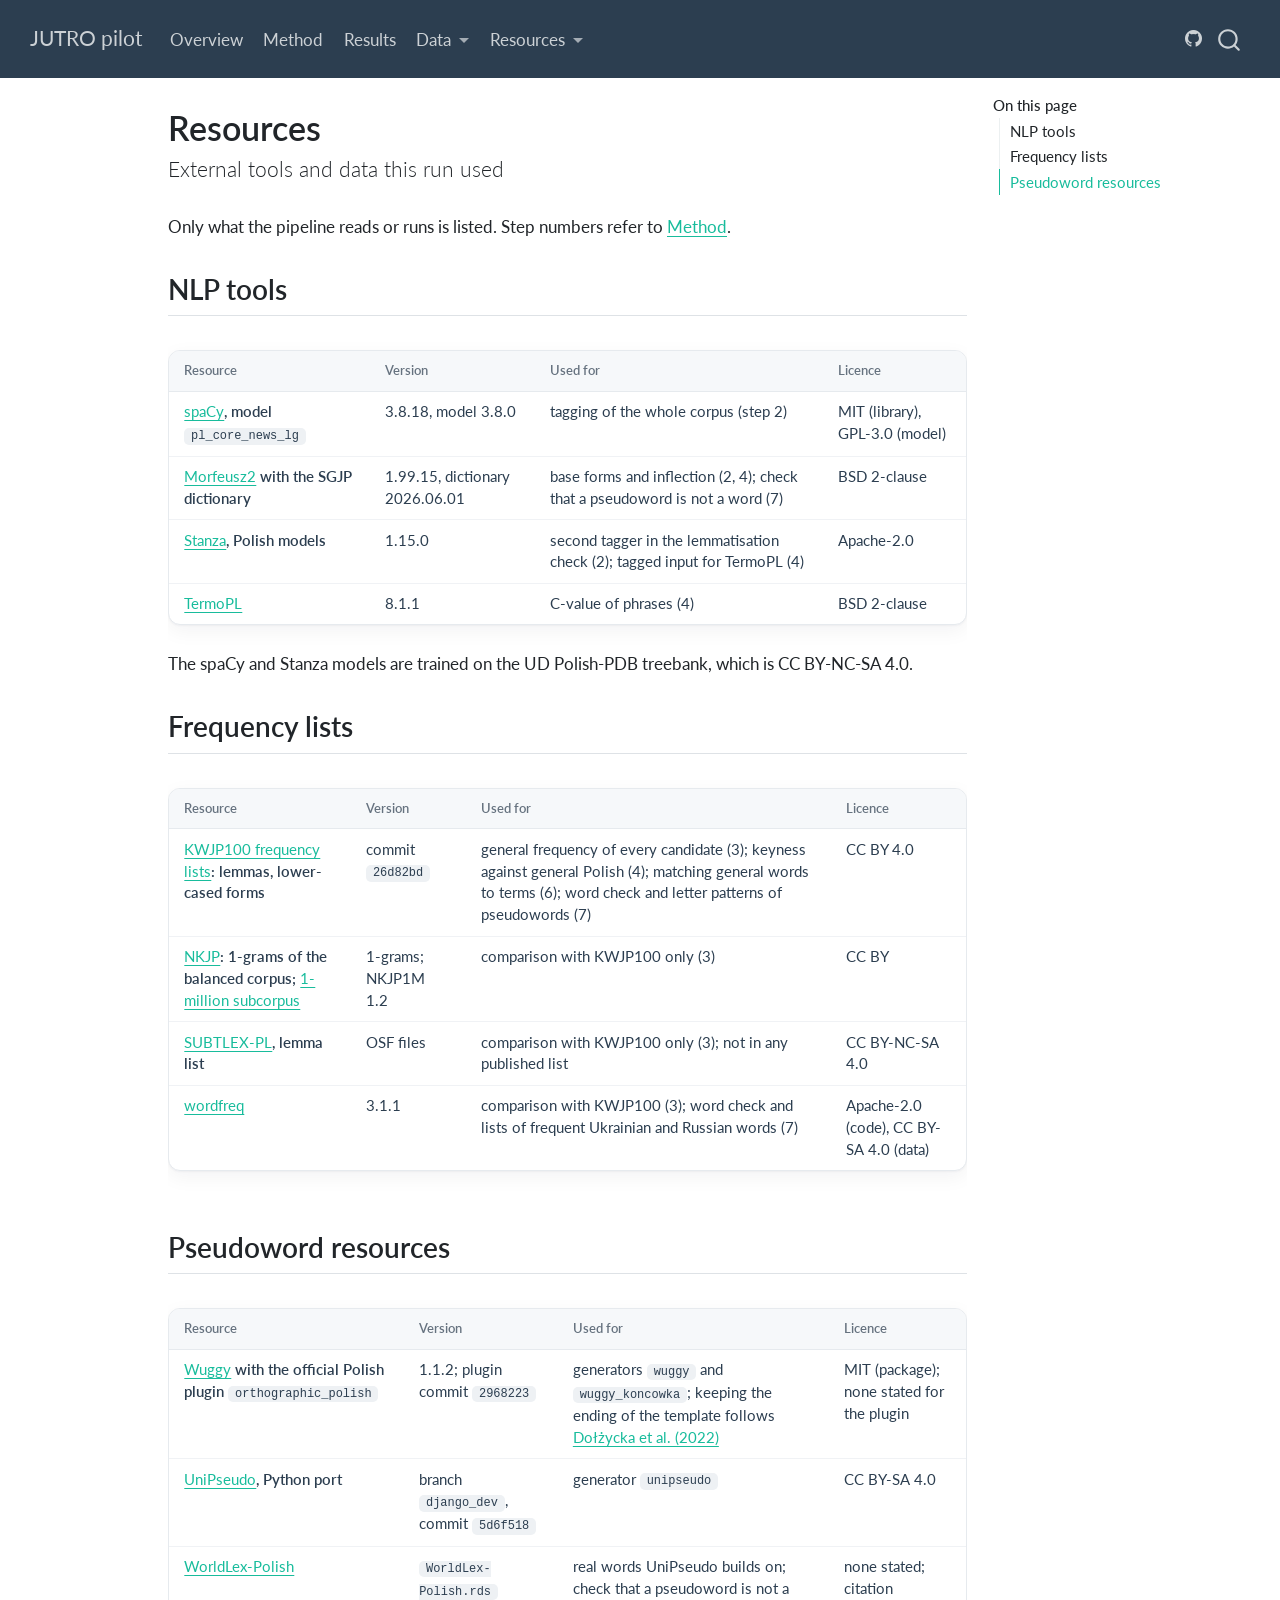
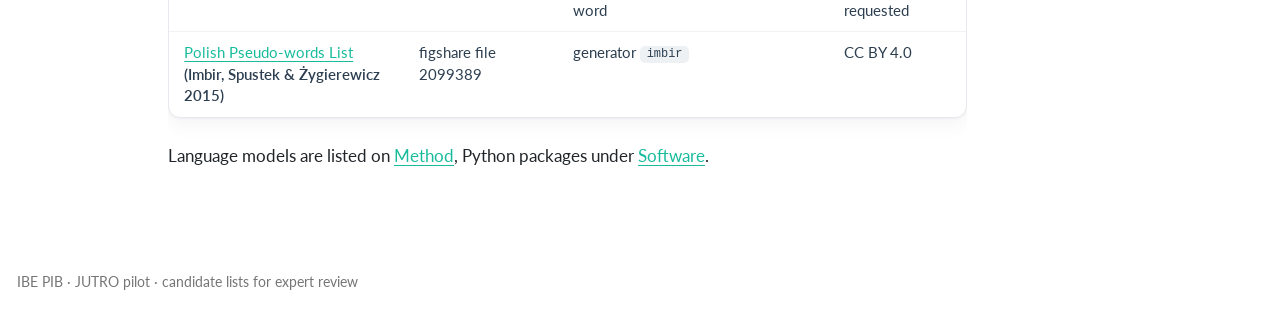
<file: docs/resources.html>
<!DOCTYPE html>
<html xmlns="http://www.w3.org/1999/xhtml" lang="en" xml:lang="en"><head>

<meta charset="utf-8">
<meta name="generator" content="quarto-1.9.36">

<meta name="viewport" content="width=device-width, initial-scale=1.0, user-scalable=yes">


<title>Resources – JUTRO pilot</title>
<style>
/* Default styles provided by pandoc.
** See https://pandoc.org/MANUAL.html#variables-for-html for config info.
*/
code{white-space: pre-wrap;}
span.smallcaps{font-variant: small-caps;}
div.columns{display: flex; gap: min(4vw, 1.5em);}
div.column{flex: auto; overflow-x: auto;}
div.hanging-indent{margin-left: 1.5em; text-indent: -1.5em;}
ul.task-list{list-style: none;}
ul.task-list li input[type="checkbox"] {
  width: 0.8em;
  margin: 0 0.8em 0.2em -1em; /* quarto-specific, see https://github.com/quarto-dev/quarto-cli/issues/4556 */ 
  vertical-align: middle;
}
</style>


<script src="site_libs/quarto-nav/quarto-nav.js"></script>
<script src="site_libs/quarto-nav/headroom.min.js"></script>
<script src="site_libs/clipboard/clipboard.min.js"></script>
<script src="site_libs/quarto-search/autocomplete.umd.js"></script>
<script src="site_libs/quarto-search/fuse.min.js"></script>
<script src="site_libs/quarto-search/quarto-search.js"></script>
<meta name="quarto:offset" content="./">
<script src="site_libs/quarto-html/quarto.js" type="module"></script>
<script src="site_libs/quarto-html/tabsets/tabsets.js" type="module"></script>
<script src="site_libs/quarto-html/popper.min.js"></script>
<script src="site_libs/quarto-html/tippy.umd.min.js"></script>
<script src="site_libs/quarto-html/anchor.min.js"></script>
<link href="site_libs/quarto-html/tippy.css" rel="stylesheet">
<link href="site_libs/quarto-html/quarto-syntax-highlighting-845c23b38eaddc0f92fda52bfe77a8c8.css" rel="stylesheet" id="quarto-text-highlighting-styles">
<script src="site_libs/bootstrap/bootstrap.min.js"></script>
<link href="site_libs/bootstrap/bootstrap-icons.css" rel="stylesheet">
<link href="site_libs/bootstrap/bootstrap-6033a600180109c3731f6a886c29932c.min.css" rel="stylesheet" append-hash="true" id="quarto-bootstrap" data-mode="light">
<script id="quarto-search-options" type="application/json">{
  "location": "navbar",
  "copy-button": false,
  "collapse-after": 3,
  "panel-placement": "end",
  "type": "overlay",
  "limit": 50,
  "keyboard-shortcut": [
    "f",
    "/",
    "s"
  ],
  "show-item-context": false,
  "language": {
    "search-no-results-text": "No results",
    "search-matching-documents-text": "matching documents",
    "search-copy-link-title": "Copy link to search",
    "search-hide-matches-text": "Hide additional matches",
    "search-more-match-text": "more match in this document",
    "search-more-matches-text": "more matches in this document",
    "search-clear-button-title": "Clear",
    "search-text-placeholder": "",
    "search-detached-cancel-button-title": "Cancel",
    "search-submit-button-title": "Submit",
    "search-label": "Search"
  }
}</script>


<link rel="stylesheet" href="styles.css">
</head>

<body class="nav-fixed quarto-light">

<div id="quarto-search-results"></div>
  <header id="quarto-header" class="headroom fixed-top">
    <nav class="navbar navbar-expand-lg " data-bs-theme="dark">
      <div class="navbar-container container-fluid">
      <div class="navbar-brand-container mx-auto">
    <a class="navbar-brand" href="./index.html">
    <span class="navbar-title">JUTRO pilot</span>
    </a>
  </div>
            <div id="quarto-search" class="" title="Search"></div>
          <button class="navbar-toggler" type="button" data-bs-toggle="collapse" data-bs-target="#navbarCollapse" aria-controls="navbarCollapse" role="menu" aria-expanded="false" aria-label="Toggle navigation" onclick="if (window.quartoToggleHeadroom) { window.quartoToggleHeadroom(); }">
  <span class="navbar-toggler-icon"></span>
</button>
          <div class="collapse navbar-collapse" id="navbarCollapse">
            <ul class="navbar-nav navbar-nav-scroll me-auto">
  <li class="nav-item">
    <a class="nav-link" href="./index.html"> 
<span class="menu-text">Overview</span></a>
  </li>  
  <li class="nav-item">
    <a class="nav-link" href="./method.html"> 
<span class="menu-text">Method</span></a>
  </li>  
  <li class="nav-item">
    <a class="nav-link" href="./results.html"> 
<span class="menu-text">Results</span></a>
  </li>  
  <li class="nav-item dropdown ">
    <a class="nav-link dropdown-toggle" href="#" id="nav-menu-data" role="link" data-bs-toggle="dropdown" aria-expanded="false">
 <span class="menu-text">Data</span>
    </a>
    <ul class="dropdown-menu" aria-labelledby="nav-menu-data">    
        <li>
    <a class="dropdown-item" href="./candidates.html">
 <span class="dropdown-text">Candidates (all)</span></a>
  </li>  
        <li>
    <a class="dropdown-item" href="./pools.html">
 <span class="dropdown-text">Pools and concepts</span></a>
  </li>  
        <li>
    <a class="dropdown-item" href="./pseudowords.html">
 <span class="dropdown-text">Pseudowords</span></a>
  </li>  
        <li>
    <a class="dropdown-item" href="./sheets.html">
 <span class="dropdown-text">Annotation worksheets</span></a>
  </li>  
    </ul>
  </li>
  <li class="nav-item dropdown ">
    <a class="nav-link dropdown-toggle" href="#" id="nav-menu-resources" role="link" data-bs-toggle="dropdown" aria-expanded="false">
 <span class="menu-text">Resources</span>
    </a>
    <ul class="dropdown-menu" aria-labelledby="nav-menu-resources">    
        <li>
    <a class="dropdown-item" href="./pipeline.html">
 <span class="dropdown-text">Pipeline in detail</span></a>
  </li>  
        <li>
    <a class="dropdown-item" href="./resources.html">
 <span class="dropdown-text">Tools and data used</span></a>
  </li>  
    </ul>
  </li>
</ul>
          </div> <!-- /navcollapse -->
            <div class="quarto-navbar-tools">
    <a href="https://github.com/ibe-datascience/jutro-pilot-slownictwo" title="" class="quarto-navigation-tool px-1" aria-label=""><i class="bi bi-github"></i></a>
</div>
      </div> <!-- /container-fluid -->
    </nav>
</header>
<!-- content -->
<div id="quarto-content" class="quarto-container page-columns page-rows-contents page-layout-article page-navbar">
<!-- sidebar -->
<!-- margin-sidebar -->
    <div id="quarto-margin-sidebar" class="sidebar margin-sidebar">
        <nav id="TOC" role="doc-toc" class="toc-active">
    <h2 id="toc-title">On this page</h2>
   
  <ul class="collapse">
  <li><a href="#nlp-tools" id="toc-nlp-tools" class="nav-link active" data-scroll-target="#nlp-tools">NLP tools</a></li>
  <li><a href="#frequency-lists" id="toc-frequency-lists" class="nav-link" data-scroll-target="#frequency-lists">Frequency lists</a></li>
  <li><a href="#pseudoword-resources" id="toc-pseudoword-resources" class="nav-link" data-scroll-target="#pseudoword-resources">Pseudoword resources</a></li>
  </ul>
</nav>
    </div>
<!-- main -->
<main class="content" id="quarto-document-content">

<header id="title-block-header" class="quarto-title-block default">
<div class="quarto-title">
<h1 class="title">Resources</h1>
<p class="subtitle lead">External tools and data this run used</p>
</div>



<div class="quarto-title-meta">

    
  
    
  </div>
  


</header>


<p>Only what the pipeline reads or runs is listed. Step numbers refer to <a href="./method.html">Method</a>.</p>
<section id="nlp-tools" class="level2">
<h2 class="anchored" data-anchor-id="nlp-tools">NLP tools</h2>
<div id="14032390" class="cell" data-execution_count="2">
<div class="cell-output cell-output-display cell-output-markdown">
<table class="caption-top table table-sm table-striped small">
<thead>
<tr class="header">
<th style="text-align: left;">Resource</th>
<th style="text-align: left;">Version</th>
<th style="text-align: left;">Used for</th>
<th style="text-align: left;">Licence</th>
</tr>
</thead>
<tbody>
<tr class="odd">
<td style="text-align: left;"><a href="https://spacy.io/models/pl#pl_core_news_lg">spaCy</a>, model <code>pl_core_news_lg</code></td>
<td style="text-align: left;">3.8.18, model 3.8.0</td>
<td style="text-align: left;">tagging of the whole corpus (step 2)</td>
<td style="text-align: left;">MIT (library), GPL-3.0 (model)</td>
</tr>
<tr class="even">
<td style="text-align: left;"><a href="https://morfeusz.sgjp.pl/">Morfeusz2</a> with the SGJP dictionary</td>
<td style="text-align: left;">1.99.15, dictionary 2026.06.01</td>
<td style="text-align: left;">base forms and inflection (2, 4); check that a pseudoword is not a word (7)</td>
<td style="text-align: left;">BSD 2-clause</td>
</tr>
<tr class="odd">
<td style="text-align: left;"><a href="https://stanfordnlp.github.io/stanza/">Stanza</a>, Polish models</td>
<td style="text-align: left;">1.15.0</td>
<td style="text-align: left;">second tagger in the lemmatisation check (2); tagged input for TermoPL (4)</td>
<td style="text-align: left;">Apache-2.0</td>
</tr>
<tr class="even">
<td style="text-align: left;"><a href="https://zil.ipipan.waw.pl/TermoPL">TermoPL</a></td>
<td style="text-align: left;">8.1.1</td>
<td style="text-align: left;">C-value of phrases (4)</td>
<td style="text-align: left;">BSD 2-clause</td>
</tr>
</tbody>
</table>
</div>
</div>
<p>The spaCy and Stanza models are trained on the UD Polish-PDB treebank, which is CC BY-NC-SA 4.0.</p>
</section>
<section id="frequency-lists" class="level2">
<h2 class="anchored" data-anchor-id="frequency-lists">Frequency lists</h2>
<div id="dff97a38" class="cell" data-execution_count="3">
<div class="cell-output cell-output-display cell-output-markdown">
<table class="caption-top table table-sm table-striped small">
<thead>
<tr class="header">
<th style="text-align: left;">Resource</th>
<th style="text-align: left;">Version</th>
<th style="text-align: left;">Used for</th>
<th style="text-align: left;">Licence</th>
</tr>
</thead>
<tbody>
<tr class="odd">
<td style="text-align: left;"><a href="https://github.com/ipipan/kwjp100-varia/tree/main/freqlists">KWJP100 frequency lists</a>: lemmas, lower-cased forms</td>
<td style="text-align: left;">commit <code>26d82bd</code></td>
<td style="text-align: left;">general frequency of every candidate (3); keyness against general Polish (4); matching general words to terms (6); word check and letter patterns of pseudowords (7)</td>
<td style="text-align: left;">CC BY 4.0</td>
</tr>
<tr class="even">
<td style="text-align: left;"><a href="https://zil.ipipan.waw.pl/NKJPNGrams">NKJP</a>: 1-grams of the balanced corpus; <a href="https://clip.ipipan.waw.pl/NationalCorpusOfPolish">1-million subcorpus</a></td>
<td style="text-align: left;">1-grams; NKJP1M 1.2</td>
<td style="text-align: left;">comparison with KWJP100 only (3)</td>
<td style="text-align: left;">CC BY</td>
</tr>
<tr class="odd">
<td style="text-align: left;"><a href="https://osf.io/5a76z/">SUBTLEX-PL</a>, lemma list</td>
<td style="text-align: left;">OSF files</td>
<td style="text-align: left;">comparison with KWJP100 only (3); not in any published list</td>
<td style="text-align: left;">CC BY-NC-SA 4.0</td>
</tr>
<tr class="even">
<td style="text-align: left;"><a href="https://github.com/rspeer/wordfreq">wordfreq</a></td>
<td style="text-align: left;">3.1.1</td>
<td style="text-align: left;">comparison with KWJP100 (3); word check and lists of frequent Ukrainian and Russian words (7)</td>
<td style="text-align: left;">Apache-2.0 (code), CC BY-SA 4.0 (data)</td>
</tr>
</tbody>
</table>
</div>
</div>
</section>
<section id="pseudoword-resources" class="level2">
<h2 class="anchored" data-anchor-id="pseudoword-resources">Pseudoword resources</h2>
<div id="15c05376" class="cell" data-execution_count="4">
<div class="cell-output cell-output-display cell-output-markdown">
<table class="caption-top table table-sm table-striped small">
<thead>
<tr class="header">
<th style="text-align: left;">Resource</th>
<th style="text-align: left;">Version</th>
<th style="text-align: left;">Used for</th>
<th style="text-align: left;">Licence</th>
</tr>
</thead>
<tbody>
<tr class="odd">
<td style="text-align: left;"><a href="https://github.com/WuggyCode/wuggy">Wuggy</a> with the official Polish plugin <code>orthographic_polish</code></td>
<td style="text-align: left;">1.1.2; plugin commit <code>2968223</code></td>
<td style="text-align: left;">generators <code>wuggy</code> and <code>wuggy_koncowka</code>; keeping the ending of the template follows <a href="https://doi.org/10.1007/s10936-022-09884-6">Dołżycka et al.&nbsp;(2022)</a></td>
<td style="text-align: left;">MIT (package); none stated for the plugin</td>
</tr>
<tr class="even">
<td style="text-align: left;"><a href="https://github.com/chrplr/openlexicon">UniPseudo</a>, Python port</td>
<td style="text-align: left;">branch <code>django_dev</code>, commit <code>5d6f518</code></td>
<td style="text-align: left;">generator <code>unipseudo</code></td>
<td style="text-align: left;">CC BY-SA 4.0</td>
</tr>
<tr class="odd">
<td style="text-align: left;"><a href="http://worldlex.lexique.org">WorldLex-Polish</a></td>
<td style="text-align: left;"><code>WorldLex-Polish.rds</code></td>
<td style="text-align: left;">real words UniPseudo builds on; check that a pseudoword is not a word</td>
<td style="text-align: left;">none stated; citation requested</td>
</tr>
<tr class="even">
<td style="text-align: left;"><a href="https://doi.org/10.3389/fpsyg.2015.01395">Polish Pseudo-words List</a> (Imbir, Spustek &amp; Żygierewicz 2015)</td>
<td style="text-align: left;">figshare file 2099389</td>
<td style="text-align: left;">generator <code>imbir</code></td>
<td style="text-align: left;">CC BY 4.0</td>
</tr>
</tbody>
</table>
</div>
</div>
<p>Language models are listed on <a href="./method.html#models">Method</a>, Python packages under <a href="./method.html#software">Software</a>.</p>


</section>

</main> <!-- /main -->
<script id="quarto-html-after-body" type="application/javascript">
  window.document.addEventListener("DOMContentLoaded", function (event) {
    const icon = "";
    const anchorJS = new window.AnchorJS();
    anchorJS.options = {
      placement: 'right',
      icon: icon
    };
    anchorJS.add('.anchored');
    const isCodeAnnotation = (el) => {
      for (const clz of el.classList) {
        if (clz.startsWith('code-annotation-')) {                     
          return true;
        }
      }
      return false;
    }
    const onCopySuccess = function(e) {
      // button target
      const button = e.trigger;
      // don't keep focus
      button.blur();
      // flash "checked"
      button.classList.add('code-copy-button-checked');
      var currentTitle = button.getAttribute("title");
      button.setAttribute("title", "Copied!");
      let tooltip;
      if (window.bootstrap) {
        button.setAttribute("data-bs-toggle", "tooltip");
        button.setAttribute("data-bs-placement", "left");
        button.setAttribute("data-bs-title", "Copied!");
        tooltip = new bootstrap.Tooltip(button, 
          { trigger: "manual", 
            customClass: "code-copy-button-tooltip",
            offset: [0, -8]});
        tooltip.show();    
      }
      setTimeout(function() {
        if (tooltip) {
          tooltip.hide();
          button.removeAttribute("data-bs-title");
          button.removeAttribute("data-bs-toggle");
          button.removeAttribute("data-bs-placement");
        }
        button.setAttribute("title", currentTitle);
        button.classList.remove('code-copy-button-checked');
      }, 1000);
      // clear code selection
      e.clearSelection();
    }
    const getTextToCopy = function(trigger) {
      const outerScaffold = trigger.parentElement.cloneNode(true);
      const codeEl = outerScaffold.querySelector('code');
      for (const childEl of codeEl.children) {
        if (isCodeAnnotation(childEl)) {
          childEl.remove();
        }
      }
      return codeEl.innerText;
    }
    const clipboard = new window.ClipboardJS('.code-copy-button:not([data-in-quarto-modal])', {
      text: getTextToCopy
    });
    clipboard.on('success', onCopySuccess);
    if (window.document.getElementById('quarto-embedded-source-code-modal')) {
      const clipboardModal = new window.ClipboardJS('.code-copy-button[data-in-quarto-modal]', {
        text: getTextToCopy,
        container: window.document.getElementById('quarto-embedded-source-code-modal')
      });
      clipboardModal.on('success', onCopySuccess);
    }
      var localhostRegex = new RegExp(/^(?:http|https):\/\/localhost\:?[0-9]*\//);
      var mailtoRegex = new RegExp(/^mailto:/);
        var filterRegex = new RegExp('/' + window.location.host + '/');
      var isInternal = (href) => {
          return filterRegex.test(href) || localhostRegex.test(href) || mailtoRegex.test(href);
      }
      // Inspect non-navigation links and adorn them if external
     var links = window.document.querySelectorAll('a[href]:not(.nav-link):not(.navbar-brand):not(.toc-action):not(.sidebar-link):not(.sidebar-item-toggle):not(.pagination-link):not(.no-external):not([aria-hidden]):not(.dropdown-item):not(.quarto-navigation-tool):not(.about-link)');
      for (var i=0; i<links.length; i++) {
        const link = links[i];
        if (!isInternal(link.href)) {
          // undo the damage that might have been done by quarto-nav.js in the case of
          // links that we want to consider external
          if (link.dataset.originalHref !== undefined) {
            link.href = link.dataset.originalHref;
          }
        }
      }
    function tippyHover(el, contentFn, onTriggerFn, onUntriggerFn) {
      const config = {
        allowHTML: true,
        maxWidth: 500,
        delay: 100,
        arrow: false,
        appendTo: function(el) {
            return el.parentElement;
        },
        interactive: true,
        interactiveBorder: 10,
        theme: 'quarto',
        placement: 'bottom-start',
      };
      if (contentFn) {
        config.content = contentFn;
      }
      if (onTriggerFn) {
        config.onTrigger = onTriggerFn;
      }
      if (onUntriggerFn) {
        config.onUntrigger = onUntriggerFn;
      }
      window.tippy(el, config); 
    }
    const noterefs = window.document.querySelectorAll('a[role="doc-noteref"]');
    for (var i=0; i<noterefs.length; i++) {
      const ref = noterefs[i];
      tippyHover(ref, function() {
        // use id or data attribute instead here
        let href = ref.getAttribute('data-footnote-href') || ref.getAttribute('href');
        try { href = new URL(href).hash; } catch {}
        const id = href.replace(/^#\/?/, "");
        const note = window.document.getElementById(id);
        if (note) {
          return note.innerHTML;
        } else {
          return "";
        }
      });
    }
    const xrefs = window.document.querySelectorAll('a.quarto-xref');
    const processXRef = (id, note) => {
      // Strip column container classes
      const stripColumnClz = (el) => {
        el.classList.remove("page-full", "page-columns");
        if (el.children) {
          for (const child of el.children) {
            stripColumnClz(child);
          }
        }
      }
      stripColumnClz(note)
      if (id === null || id.startsWith('sec-')) {
        // Special case sections, only their first couple elements
        const container = document.createElement("div");
        if (note.children && note.children.length > 2) {
          container.appendChild(note.children[0].cloneNode(true));
          for (let i = 1; i < note.children.length; i++) {
            const child = note.children[i];
            if (child.tagName === "P" && child.innerText === "") {
              continue;
            } else {
              container.appendChild(child.cloneNode(true));
              break;
            }
          }
          if (window.Quarto?.typesetMath) {
            window.Quarto.typesetMath(container);
          }
          return container.innerHTML
        } else {
          if (window.Quarto?.typesetMath) {
            window.Quarto.typesetMath(note);
          }
          return note.innerHTML;
        }
      } else {
        // Remove any anchor links if they are present
        const anchorLink = note.querySelector('a.anchorjs-link');
        if (anchorLink) {
          anchorLink.remove();
        }
        if (window.Quarto?.typesetMath) {
          window.Quarto.typesetMath(note);
        }
        if (note.classList.contains("callout")) {
          return note.outerHTML;
        } else {
          return note.innerHTML;
        }
      }
    }
    for (var i=0; i<xrefs.length; i++) {
      const xref = xrefs[i];
      tippyHover(xref, undefined, function(instance) {
        instance.disable();
        let url = xref.getAttribute('href');
        let hash = undefined; 
        if (url.startsWith('#')) {
          hash = url;
        } else {
          try { hash = new URL(url).hash; } catch {}
        }
        if (hash) {
          const id = hash.replace(/^#\/?/, "");
          const note = window.document.getElementById(id);
          if (note !== null) {
            try {
              const html = processXRef(id, note.cloneNode(true));
              instance.setContent(html);
            } finally {
              instance.enable();
              instance.show();
            }
          } else {
            // See if we can fetch this
            fetch(url.split('#')[0])
            .then(res => res.text())
            .then(html => {
              const parser = new DOMParser();
              const htmlDoc = parser.parseFromString(html, "text/html");
              const note = htmlDoc.getElementById(id);
              if (note !== null) {
                const html = processXRef(id, note);
                instance.setContent(html);
              } 
            }).finally(() => {
              instance.enable();
              instance.show();
            });
          }
        } else {
          // See if we can fetch a full url (with no hash to target)
          // This is a special case and we should probably do some content thinning / targeting
          fetch(url)
          .then(res => res.text())
          .then(html => {
            const parser = new DOMParser();
            const htmlDoc = parser.parseFromString(html, "text/html");
            const note = htmlDoc.querySelector('main.content');
            if (note !== null) {
              // This should only happen for chapter cross references
              // (since there is no id in the URL)
              // remove the first header
              if (note.children.length > 0 && note.children[0].tagName === "HEADER") {
                note.children[0].remove();
              }
              const html = processXRef(null, note);
              instance.setContent(html);
            } 
          }).finally(() => {
            instance.enable();
            instance.show();
          });
        }
      }, function(instance) {
      });
    }
        let selectedAnnoteEl;
        const selectorForAnnotation = ( cell, annotation) => {
          let cellAttr = 'data-code-cell="' + cell + '"';
          let lineAttr = 'data-code-annotation="' +  annotation + '"';
          const selector = 'span[' + cellAttr + '][' + lineAttr + ']';
          return selector;
        }
        const selectCodeLines = (annoteEl) => {
          const doc = window.document;
          const targetCell = annoteEl.getAttribute("data-target-cell");
          const targetAnnotation = annoteEl.getAttribute("data-target-annotation");
          const annoteSpan = window.document.querySelector(selectorForAnnotation(targetCell, targetAnnotation));
          const lines = annoteSpan.getAttribute("data-code-lines").split(",");
          const lineIds = lines.map((line) => {
            return targetCell + "-" + line;
          })
          let top = null;
          let height = null;
          let parent = null;
          if (lineIds.length > 0) {
              //compute the position of the single el (top and bottom and make a div)
              const el = window.document.getElementById(lineIds[0]);
              top = el.offsetTop;
              height = el.offsetHeight;
              parent = el.parentElement.parentElement;
            if (lineIds.length > 1) {
              const lastEl = window.document.getElementById(lineIds[lineIds.length - 1]);
              const bottom = lastEl.offsetTop + lastEl.offsetHeight;
              height = bottom - top;
            }
            if (top !== null && height !== null && parent !== null) {
              // cook up a div (if necessary) and position it 
              let div = window.document.getElementById("code-annotation-line-highlight");
              if (div === null) {
                div = window.document.createElement("div");
                div.setAttribute("id", "code-annotation-line-highlight");
                div.style.position = 'absolute';
                parent.appendChild(div);
              }
              div.style.top = top - 2 + "px";
              div.style.height = height + 4 + "px";
              div.style.left = 0;
              let gutterDiv = window.document.getElementById("code-annotation-line-highlight-gutter");
              if (gutterDiv === null) {
                gutterDiv = window.document.createElement("div");
                gutterDiv.setAttribute("id", "code-annotation-line-highlight-gutter");
                gutterDiv.style.position = 'absolute';
                const codeCell = window.document.getElementById(targetCell);
                const gutter = codeCell.querySelector('.code-annotation-gutter');
                gutter.appendChild(gutterDiv);
              }
              gutterDiv.style.top = top - 2 + "px";
              gutterDiv.style.height = height + 4 + "px";
            }
            selectedAnnoteEl = annoteEl;
          }
        };
        const unselectCodeLines = () => {
          const elementsIds = ["code-annotation-line-highlight", "code-annotation-line-highlight-gutter"];
          elementsIds.forEach((elId) => {
            const div = window.document.getElementById(elId);
            if (div) {
              div.remove();
            }
          });
          selectedAnnoteEl = undefined;
        };
          // Handle positioning of the toggle
      window.addEventListener(
        "resize",
        throttle(() => {
          elRect = undefined;
          if (selectedAnnoteEl) {
            selectCodeLines(selectedAnnoteEl);
          }
        }, 10)
      );
      function throttle(fn, ms) {
      let throttle = false;
      let timer;
        return (...args) => {
          if(!throttle) { // first call gets through
              fn.apply(this, args);
              throttle = true;
          } else { // all the others get throttled
              if(timer) clearTimeout(timer); // cancel #2
              timer = setTimeout(() => {
                fn.apply(this, args);
                timer = throttle = false;
              }, ms);
          }
        };
      }
        // Attach click handler to the DT
        const annoteDls = window.document.querySelectorAll('dt[data-target-cell]');
        for (const annoteDlNode of annoteDls) {
          annoteDlNode.addEventListener('click', (event) => {
            const clickedEl = event.target;
            if (clickedEl !== selectedAnnoteEl) {
              unselectCodeLines();
              const activeEl = window.document.querySelector('dt[data-target-cell].code-annotation-active');
              if (activeEl) {
                activeEl.classList.remove('code-annotation-active');
              }
              selectCodeLines(clickedEl);
              clickedEl.classList.add('code-annotation-active');
            } else {
              // Unselect the line
              unselectCodeLines();
              clickedEl.classList.remove('code-annotation-active');
            }
          });
        }
    const findCites = (el) => {
      const parentEl = el.parentElement;
      if (parentEl) {
        const cites = parentEl.dataset.cites;
        if (cites) {
          return {
            el,
            cites: cites.split(' ')
          };
        } else {
          return findCites(el.parentElement)
        }
      } else {
        return undefined;
      }
    };
    var bibliorefs = window.document.querySelectorAll('a[role="doc-biblioref"]');
    for (var i=0; i<bibliorefs.length; i++) {
      const ref = bibliorefs[i];
      const citeInfo = findCites(ref);
      if (citeInfo) {
        tippyHover(citeInfo.el, function() {
          var popup = window.document.createElement('div');
          citeInfo.cites.forEach(function(cite) {
            var citeDiv = window.document.createElement('div');
            citeDiv.classList.add('hanging-indent');
            citeDiv.classList.add('csl-entry');
            var biblioDiv = window.document.getElementById('ref-' + cite);
            if (biblioDiv) {
              citeDiv.innerHTML = biblioDiv.innerHTML;
            }
            popup.appendChild(citeDiv);
          });
          return popup.innerHTML;
        });
      }
    }
  });
  </script>
</div> <!-- /content -->
<footer class="footer">
  <div class="nav-footer">
    <div class="nav-footer-left">
<p>IBE PIB · JUTRO pilot · candidate lists for expert review</p>
</div>   
    <div class="nav-footer-center">
      &nbsp;
    </div>
    <div class="nav-footer-right">
      &nbsp;
    </div>
  </div>
</footer>




</body></html>
</file>
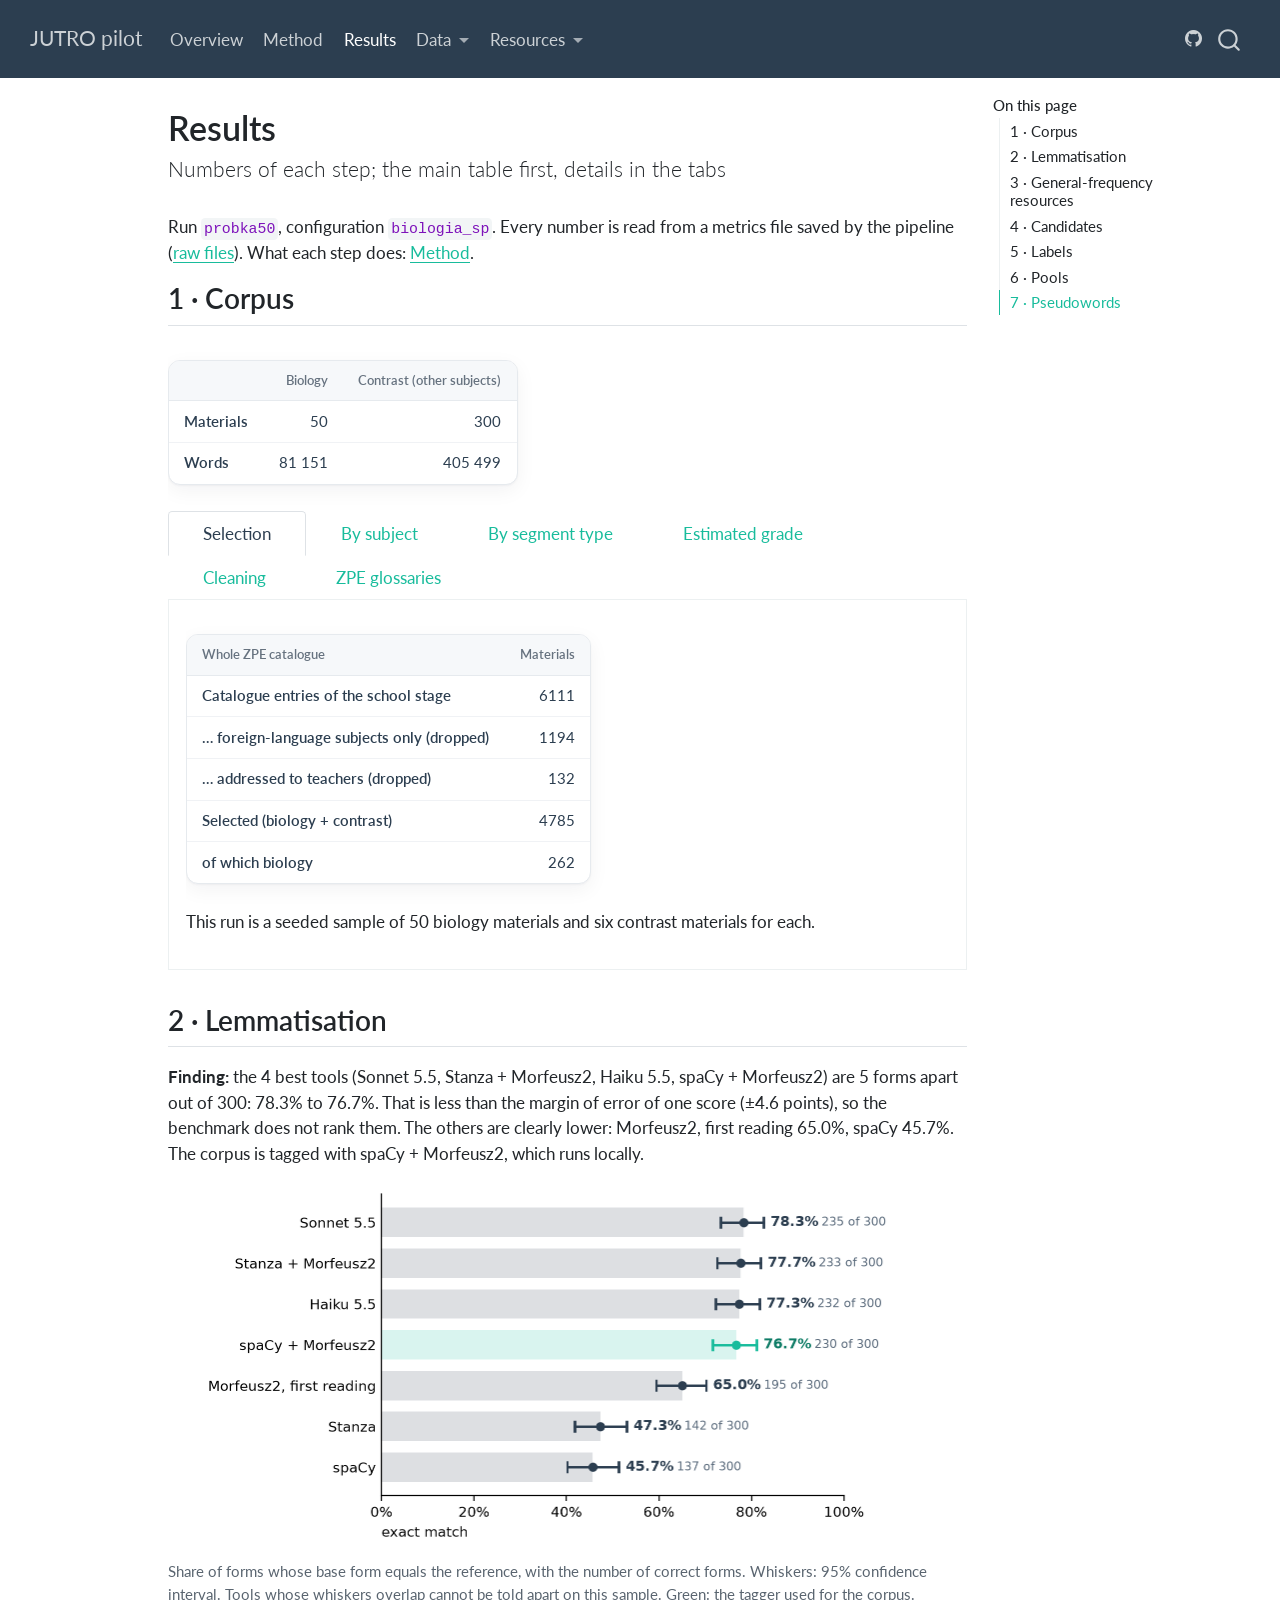
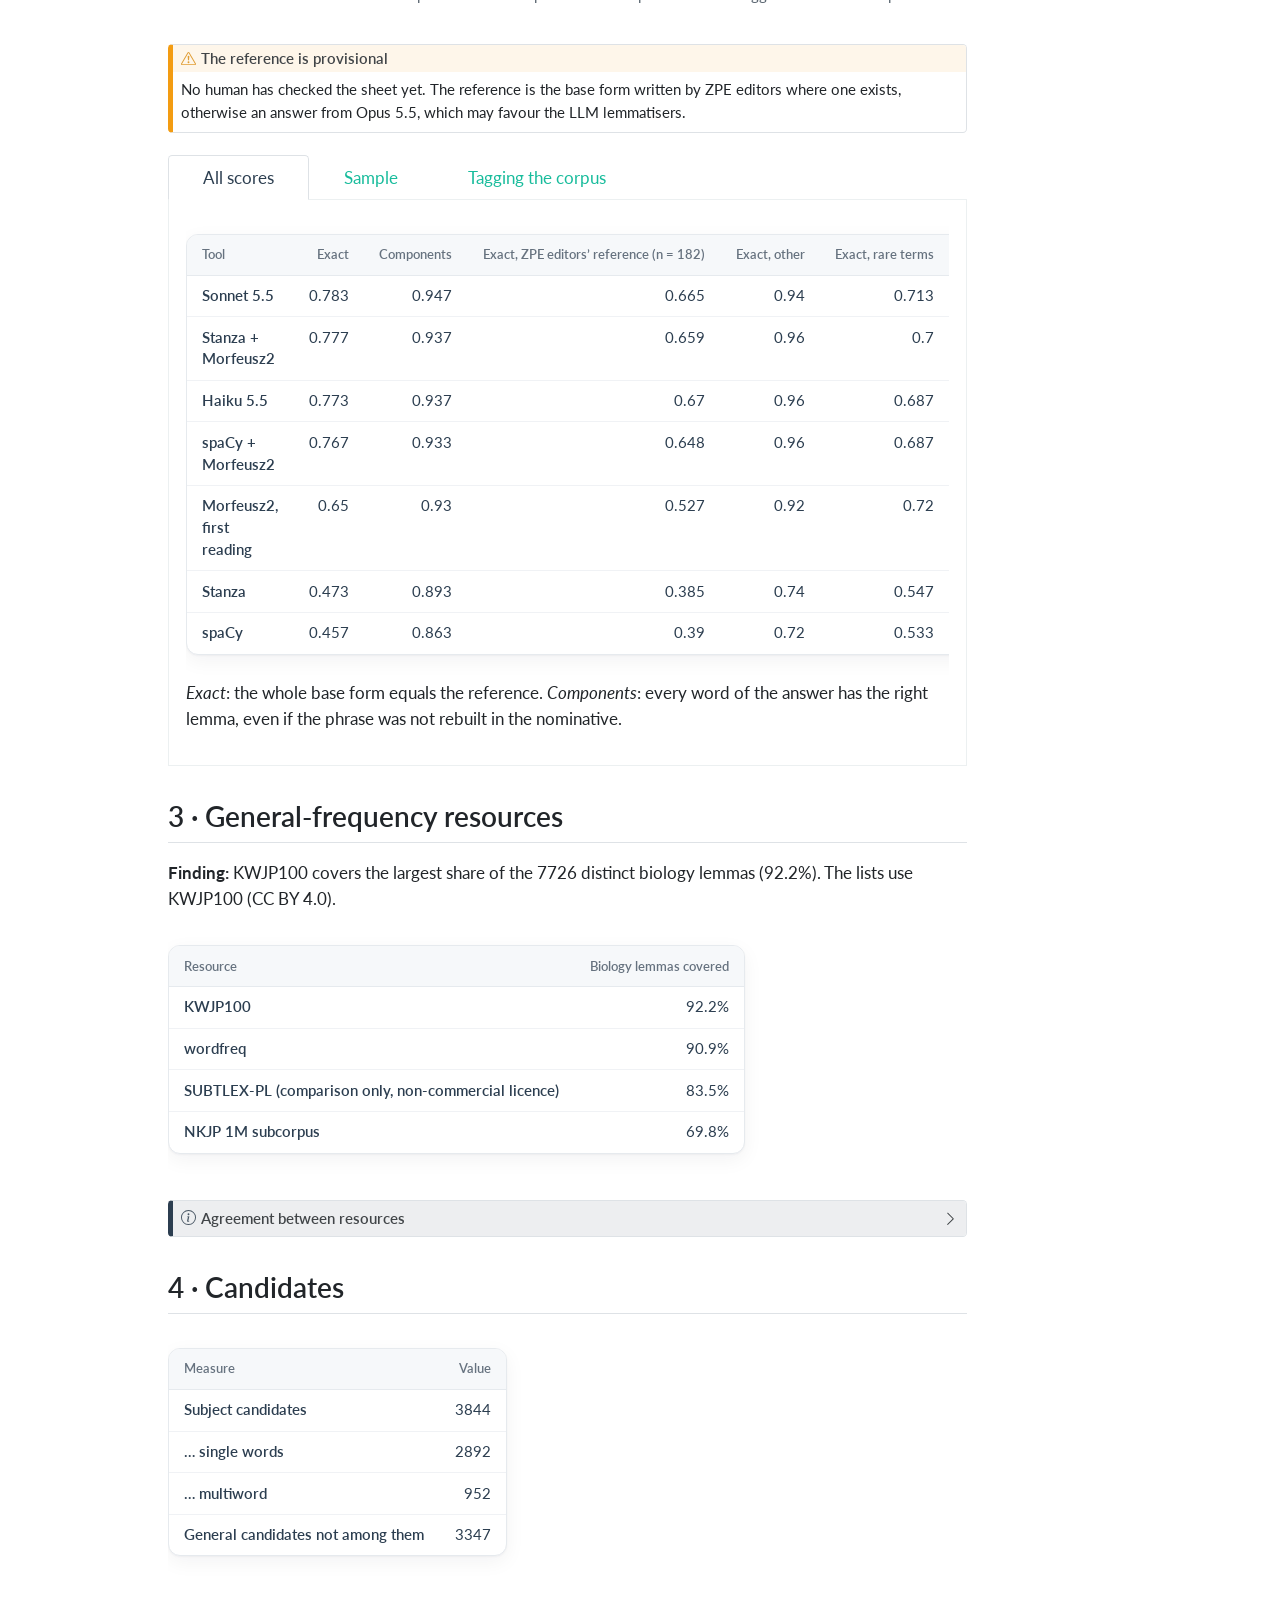
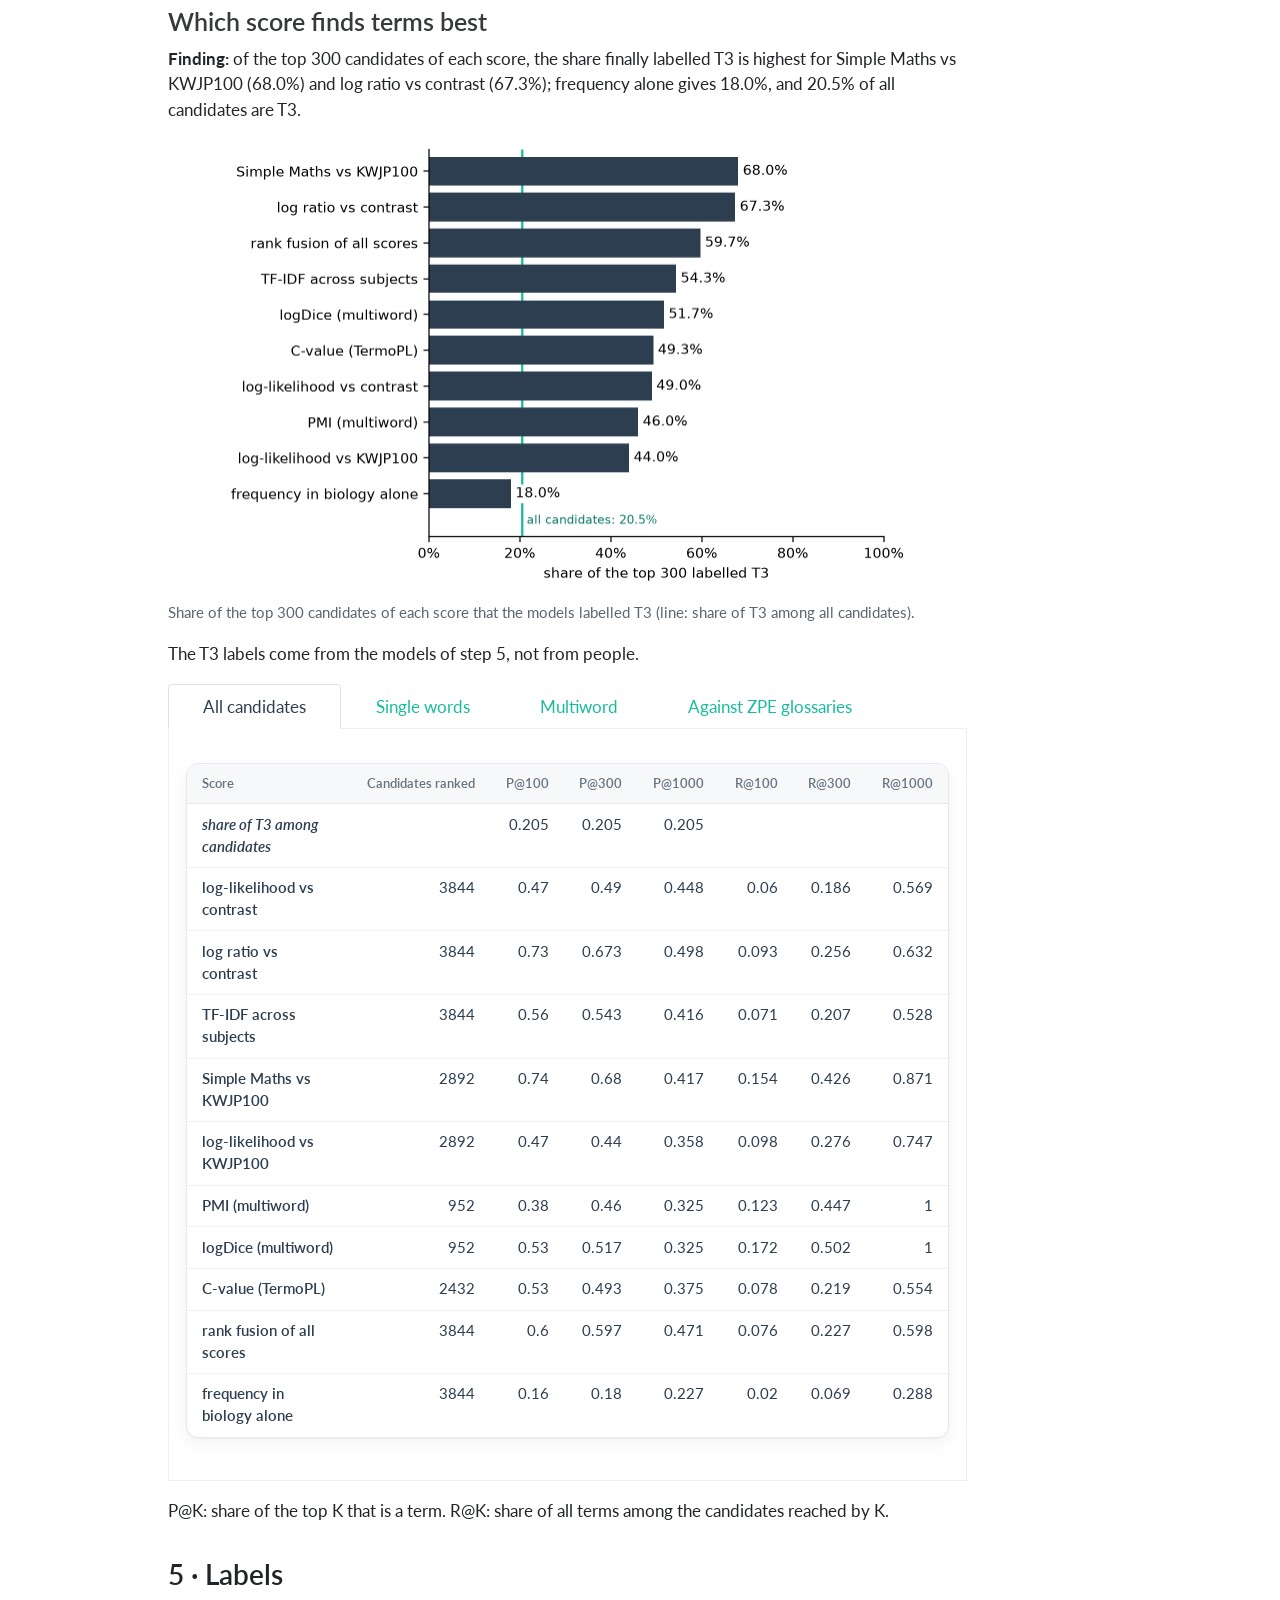
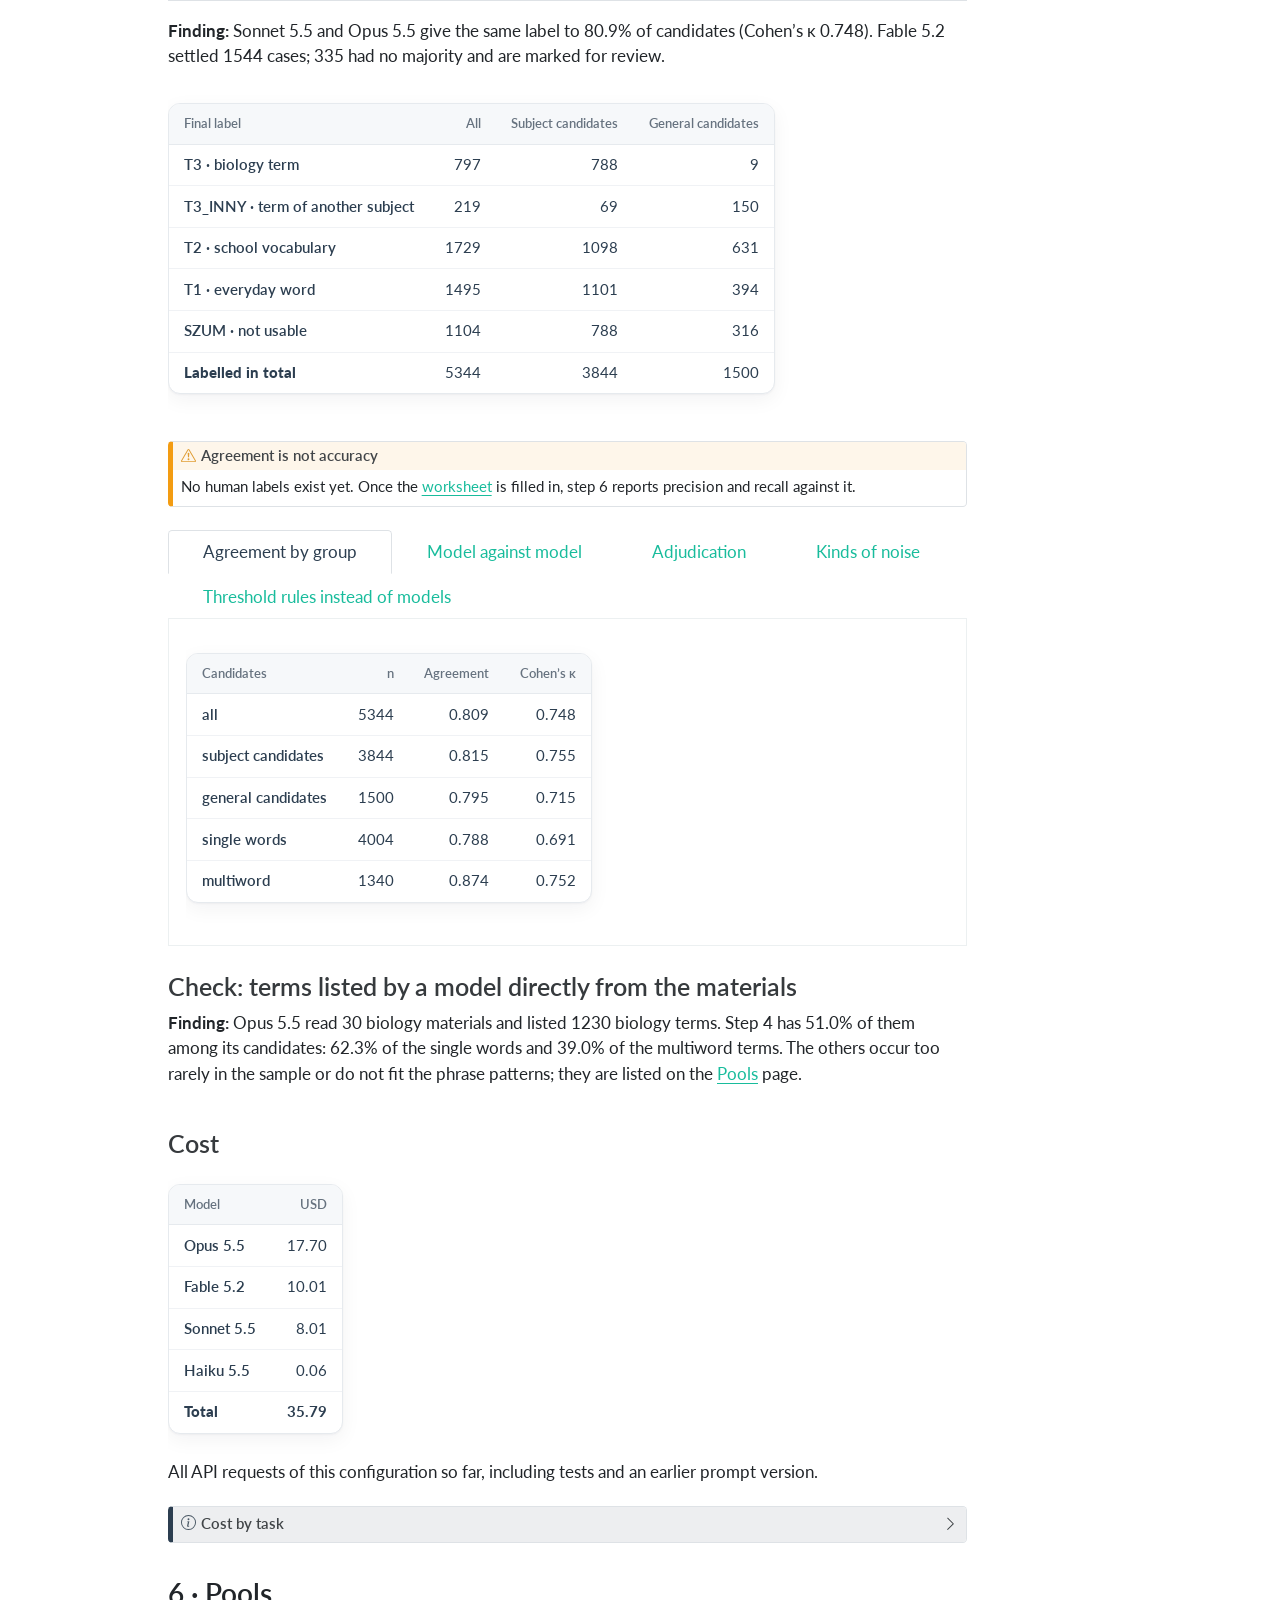
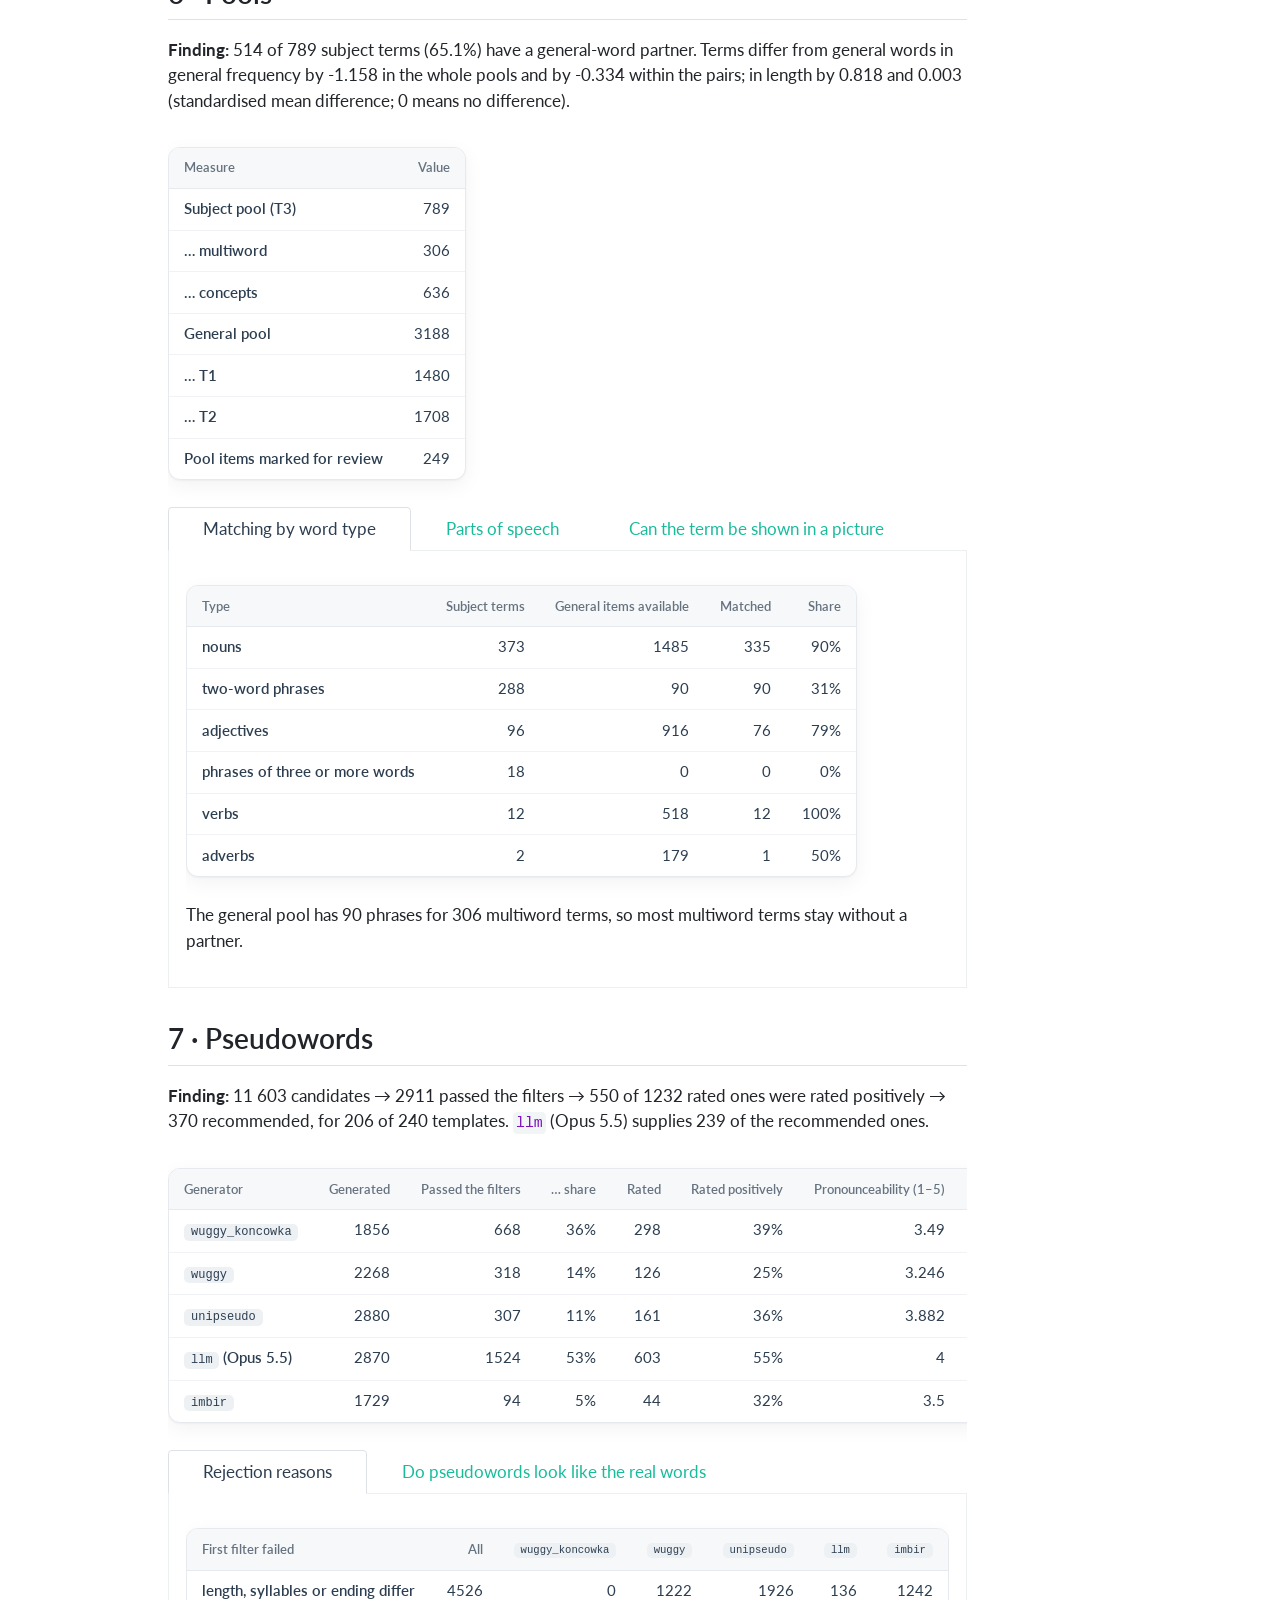
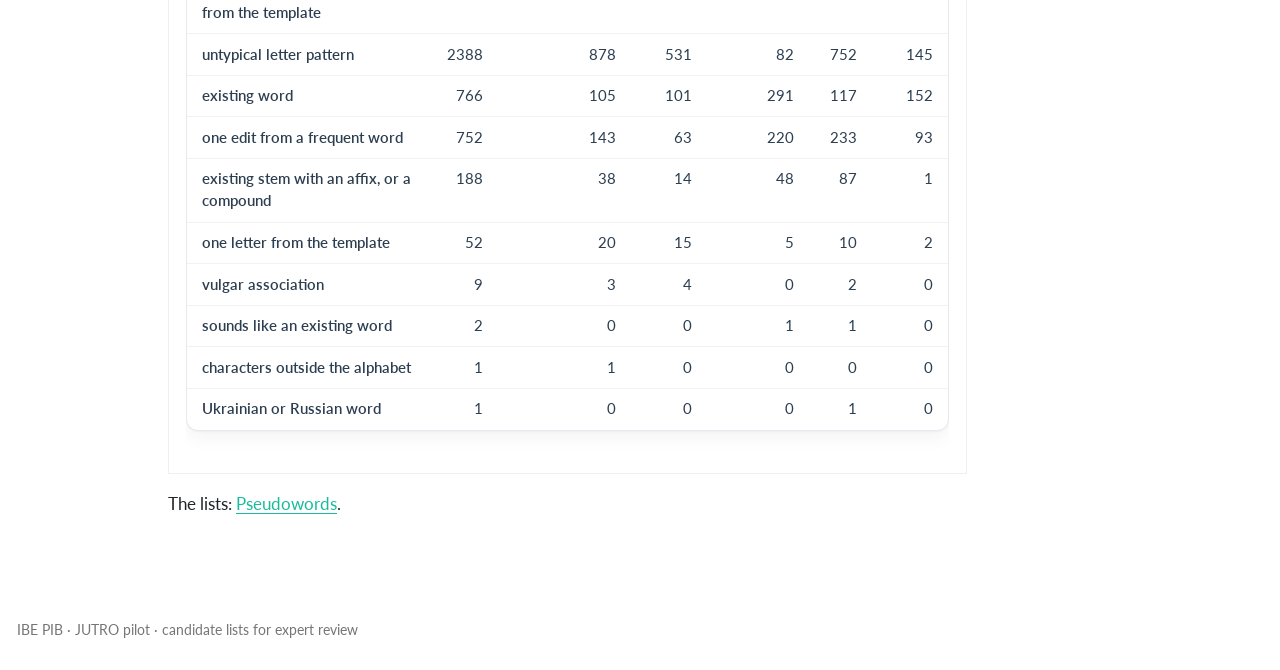
<file: docs/results.html>
<!DOCTYPE html>
<html xmlns="http://www.w3.org/1999/xhtml" lang="en" xml:lang="en"><head>

<meta charset="utf-8">
<meta name="generator" content="quarto-1.9.36">

<meta name="viewport" content="width=device-width, initial-scale=1.0, user-scalable=yes">


<title>Results – JUTRO pilot</title>
<style>
/* Default styles provided by pandoc.
** See https://pandoc.org/MANUAL.html#variables-for-html for config info.
*/
code{white-space: pre-wrap;}
span.smallcaps{font-variant: small-caps;}
div.columns{display: flex; gap: min(4vw, 1.5em);}
div.column{flex: auto; overflow-x: auto;}
div.hanging-indent{margin-left: 1.5em; text-indent: -1.5em;}
ul.task-list{list-style: none;}
ul.task-list li input[type="checkbox"] {
  width: 0.8em;
  margin: 0 0.8em 0.2em -1em; /* quarto-specific, see https://github.com/quarto-dev/quarto-cli/issues/4556 */ 
  vertical-align: middle;
}
</style>


<script src="site_libs/quarto-nav/quarto-nav.js"></script>
<script src="site_libs/quarto-nav/headroom.min.js"></script>
<script src="site_libs/clipboard/clipboard.min.js"></script>
<script src="site_libs/quarto-search/autocomplete.umd.js"></script>
<script src="site_libs/quarto-search/fuse.min.js"></script>
<script src="site_libs/quarto-search/quarto-search.js"></script>
<meta name="quarto:offset" content="./">
<script src="site_libs/quarto-html/quarto.js" type="module"></script>
<script src="site_libs/quarto-html/tabsets/tabsets.js" type="module"></script>
<script src="site_libs/quarto-html/popper.min.js"></script>
<script src="site_libs/quarto-html/tippy.umd.min.js"></script>
<script src="site_libs/quarto-html/anchor.min.js"></script>
<link href="site_libs/quarto-html/tippy.css" rel="stylesheet">
<link href="site_libs/quarto-html/quarto-syntax-highlighting-845c23b38eaddc0f92fda52bfe77a8c8.css" rel="stylesheet" id="quarto-text-highlighting-styles">
<script src="site_libs/bootstrap/bootstrap.min.js"></script>
<link href="site_libs/bootstrap/bootstrap-icons.css" rel="stylesheet">
<link href="site_libs/bootstrap/bootstrap-6033a600180109c3731f6a886c29932c.min.css" rel="stylesheet" append-hash="true" id="quarto-bootstrap" data-mode="light">
<script id="quarto-search-options" type="application/json">{
  "location": "navbar",
  "copy-button": false,
  "collapse-after": 3,
  "panel-placement": "end",
  "type": "overlay",
  "limit": 50,
  "keyboard-shortcut": [
    "f",
    "/",
    "s"
  ],
  "show-item-context": false,
  "language": {
    "search-no-results-text": "No results",
    "search-matching-documents-text": "matching documents",
    "search-copy-link-title": "Copy link to search",
    "search-hide-matches-text": "Hide additional matches",
    "search-more-match-text": "more match in this document",
    "search-more-matches-text": "more matches in this document",
    "search-clear-button-title": "Clear",
    "search-text-placeholder": "",
    "search-detached-cancel-button-title": "Cancel",
    "search-submit-button-title": "Submit",
    "search-label": "Search"
  }
}</script>


<link rel="stylesheet" href="styles.css">
</head>

<body class="nav-fixed quarto-light">

<div id="quarto-search-results"></div>
  <header id="quarto-header" class="headroom fixed-top">
    <nav class="navbar navbar-expand-lg " data-bs-theme="dark">
      <div class="navbar-container container-fluid">
      <div class="navbar-brand-container mx-auto">
    <a class="navbar-brand" href="./index.html">
    <span class="navbar-title">JUTRO pilot</span>
    </a>
  </div>
            <div id="quarto-search" class="" title="Search"></div>
          <button class="navbar-toggler" type="button" data-bs-toggle="collapse" data-bs-target="#navbarCollapse" aria-controls="navbarCollapse" role="menu" aria-expanded="false" aria-label="Toggle navigation" onclick="if (window.quartoToggleHeadroom) { window.quartoToggleHeadroom(); }">
  <span class="navbar-toggler-icon"></span>
</button>
          <div class="collapse navbar-collapse" id="navbarCollapse">
            <ul class="navbar-nav navbar-nav-scroll me-auto">
  <li class="nav-item">
    <a class="nav-link" href="./index.html"> 
<span class="menu-text">Overview</span></a>
  </li>  
  <li class="nav-item">
    <a class="nav-link" href="./method.html"> 
<span class="menu-text">Method</span></a>
  </li>  
  <li class="nav-item">
    <a class="nav-link active" href="./results.html" aria-current="page"> 
<span class="menu-text">Results</span></a>
  </li>  
  <li class="nav-item dropdown ">
    <a class="nav-link dropdown-toggle" href="#" id="nav-menu-data" role="link" data-bs-toggle="dropdown" aria-expanded="false">
 <span class="menu-text">Data</span>
    </a>
    <ul class="dropdown-menu" aria-labelledby="nav-menu-data">    
        <li>
    <a class="dropdown-item" href="./candidates.html">
 <span class="dropdown-text">Candidates (all)</span></a>
  </li>  
        <li>
    <a class="dropdown-item" href="./pools.html">
 <span class="dropdown-text">Pools and concepts</span></a>
  </li>  
        <li>
    <a class="dropdown-item" href="./pseudowords.html">
 <span class="dropdown-text">Pseudowords</span></a>
  </li>  
        <li>
    <a class="dropdown-item" href="./sheets.html">
 <span class="dropdown-text">Annotation worksheets</span></a>
  </li>  
    </ul>
  </li>
  <li class="nav-item dropdown ">
    <a class="nav-link dropdown-toggle" href="#" id="nav-menu-resources" role="link" data-bs-toggle="dropdown" aria-expanded="false">
 <span class="menu-text">Resources</span>
    </a>
    <ul class="dropdown-menu" aria-labelledby="nav-menu-resources">    
        <li>
    <a class="dropdown-item" href="./pipeline.html">
 <span class="dropdown-text">Pipeline in detail</span></a>
  </li>  
        <li>
    <a class="dropdown-item" href="./resources.html">
 <span class="dropdown-text">Tools and data used</span></a>
  </li>  
    </ul>
  </li>
</ul>
          </div> <!-- /navcollapse -->
            <div class="quarto-navbar-tools">
    <a href="https://github.com/ibe-datascience/jutro-pilot-slownictwo" title="" class="quarto-navigation-tool px-1" aria-label=""><i class="bi bi-github"></i></a>
</div>
      </div> <!-- /container-fluid -->
    </nav>
</header>
<!-- content -->
<div id="quarto-content" class="quarto-container page-columns page-rows-contents page-layout-article page-navbar">
<!-- sidebar -->
<!-- margin-sidebar -->
    <div id="quarto-margin-sidebar" class="sidebar margin-sidebar">
        <nav id="TOC" role="doc-toc" class="toc-active">
    <h2 id="toc-title">On this page</h2>
   
  <ul>
  <li><a href="#corpus" id="toc-corpus" class="nav-link active" data-scroll-target="#corpus">1 · Corpus</a></li>
  <li><a href="#tagging" id="toc-tagging" class="nav-link" data-scroll-target="#tagging">2 · Lemmatisation</a></li>
  <li><a href="#frequency" id="toc-frequency" class="nav-link" data-scroll-target="#frequency">3 · General-frequency resources</a></li>
  <li><a href="#extraction" id="toc-extraction" class="nav-link" data-scroll-target="#extraction">4 · Candidates</a>
  <ul class="collapse">
  <li><a href="#which-score-finds-terms-best" id="toc-which-score-finds-terms-best" class="nav-link" data-scroll-target="#which-score-finds-terms-best">Which score finds terms best</a></li>
  </ul></li>
  <li><a href="#llm" id="toc-llm" class="nav-link" data-scroll-target="#llm">5 · Labels</a>
  <ul class="collapse">
  <li><a href="#check-terms-listed-by-a-model-directly-from-the-materials" id="toc-check-terms-listed-by-a-model-directly-from-the-materials" class="nav-link" data-scroll-target="#check-terms-listed-by-a-model-directly-from-the-materials">Check: terms listed by a model directly from the materials</a></li>
  <li><a href="#cost" id="toc-cost" class="nav-link" data-scroll-target="#cost">Cost</a></li>
  </ul></li>
  <li><a href="#pools" id="toc-pools" class="nav-link" data-scroll-target="#pools">6 · Pools</a></li>
  <li><a href="#pseudowords" id="toc-pseudowords" class="nav-link" data-scroll-target="#pseudowords">7 · Pseudowords</a></li>
  </ul>
</nav>
    </div>
<!-- main -->
<main class="content" id="quarto-document-content">

<header id="title-block-header" class="quarto-title-block default">
<div class="quarto-title">
<h1 class="title">Results</h1>
<p class="subtitle lead">Numbers of each step; the main table first, details in the tabs</p>
</div>



<div class="quarto-title-meta">

    
  
    
  </div>
  


</header>


<div id="4ce8a534" class="cell" data-execution_count="2">
<div class="cell-output cell-output-display cell-output-markdown">
<p>Run <code>probka50</code>, configuration <code>biologia_sp</code>. Every number is read from a metrics file saved by the pipeline (<a href="https://github.com/ibe-datascience/jutro-pilot-slownictwo/tree/main/wyniki/biologia_sp/probka50/metryki">raw files</a>). What each step does: <a href="./method.html">Method</a>.</p>
</div>
</div>
<section id="corpus" class="level2">
<h2 class="anchored" data-anchor-id="corpus">1 · Corpus</h2>
<div id="361642d2" class="cell" data-execution_count="3">
<div class="cell-output cell-output-display cell-output-markdown">
<table class="caption-top table table-sm table-striped small">
<thead>
<tr class="header">
<th style="text-align: left;"></th>
<th style="text-align: right;">Biology</th>
<th style="text-align: right;">Contrast (other subjects)</th>
</tr>
</thead>
<tbody>
<tr class="odd">
<td style="text-align: left;">Materials</td>
<td style="text-align: right;">50</td>
<td style="text-align: right;">300</td>
</tr>
<tr class="even">
<td style="text-align: left;">Words</td>
<td style="text-align: right;">81 151</td>
<td style="text-align: right;">405 499</td>
</tr>
</tbody>
</table>
</div>
</div>
<div class="tabset-margin-container"></div><div class="panel-tabset">
<ul class="nav nav-tabs" role="tablist"><li class="nav-item" role="presentation"><a class="nav-link active" id="tabset-1-1-tab" data-bs-toggle="tab" data-bs-target="#tabset-1-1" role="tab" aria-controls="tabset-1-1" aria-selected="true" href="">Selection</a></li><li class="nav-item" role="presentation"><a class="nav-link" id="tabset-1-2-tab" data-bs-toggle="tab" data-bs-target="#tabset-1-2" role="tab" aria-controls="tabset-1-2" aria-selected="false" href="">By subject</a></li><li class="nav-item" role="presentation"><a class="nav-link" id="tabset-1-3-tab" data-bs-toggle="tab" data-bs-target="#tabset-1-3" role="tab" aria-controls="tabset-1-3" aria-selected="false" href="">By segment type</a></li><li class="nav-item" role="presentation"><a class="nav-link" id="tabset-1-4-tab" data-bs-toggle="tab" data-bs-target="#tabset-1-4" role="tab" aria-controls="tabset-1-4" aria-selected="false" href="">Estimated grade</a></li><li class="nav-item" role="presentation"><a class="nav-link" id="tabset-1-5-tab" data-bs-toggle="tab" data-bs-target="#tabset-1-5" role="tab" aria-controls="tabset-1-5" aria-selected="false" href="">Cleaning</a></li><li class="nav-item" role="presentation"><a class="nav-link" id="tabset-1-6-tab" data-bs-toggle="tab" data-bs-target="#tabset-1-6" role="tab" aria-controls="tabset-1-6" aria-selected="false" href="">ZPE glossaries</a></li></ul>
<div class="tab-content">
<div id="tabset-1-1" class="tab-pane active" role="tabpanel" aria-labelledby="tabset-1-1-tab">
<div id="8bf2d018" class="cell" data-execution_count="4">
<div class="cell-output cell-output-display cell-output-markdown">
<table class="caption-top table table-sm table-striped small">
<thead>
<tr class="header">
<th style="text-align: left;">Whole ZPE catalogue</th>
<th style="text-align: right;">Materials</th>
</tr>
</thead>
<tbody>
<tr class="odd">
<td style="text-align: left;">Catalogue entries of the school stage</td>
<td style="text-align: right;">6111</td>
</tr>
<tr class="even">
<td style="text-align: left;">… foreign-language subjects only (dropped)</td>
<td style="text-align: right;">1194</td>
</tr>
<tr class="odd">
<td style="text-align: left;">… addressed to teachers (dropped)</td>
<td style="text-align: right;">132</td>
</tr>
<tr class="even">
<td style="text-align: left;">Selected (biology + contrast)</td>
<td style="text-align: right;">4785</td>
</tr>
<tr class="odd">
<td style="text-align: left;">of which biology</td>
<td style="text-align: right;">262</td>
</tr>
</tbody>
</table>
</div>
<div class="cell-output cell-output-display cell-output-markdown">
<p>This run is a seeded sample of 50 biology materials and six contrast materials for each.</p>
</div>
</div>
</div>
<div id="tabset-1-2" class="tab-pane" role="tabpanel" aria-labelledby="tabset-1-2-tab">
<div id="284d3e2d" class="cell" data-execution_count="5">
<div class="cell-output cell-output-display cell-output-markdown">
<table class="caption-top table table-sm table-striped small">
<thead>
<tr class="header">
<th style="text-align: left;">Subject</th>
<th style="text-align: right;">Materials</th>
<th style="text-align: right;">Words</th>
</tr>
</thead>
<tbody>
<tr class="odd">
<td style="text-align: left;">Język polski</td>
<td style="text-align: right;">57</td>
<td style="text-align: right;">87 318</td>
</tr>
<tr class="even">
<td style="text-align: left;">Biologia</td>
<td style="text-align: right;">50</td>
<td style="text-align: right;">81 151</td>
</tr>
<tr class="odd">
<td style="text-align: left;">Historia</td>
<td style="text-align: right;">28</td>
<td style="text-align: right;">74 583</td>
</tr>
<tr class="even">
<td style="text-align: left;">Informatyka</td>
<td style="text-align: right;">81</td>
<td style="text-align: right;">44 833</td>
</tr>
<tr class="odd">
<td style="text-align: left;">Matematyka</td>
<td style="text-align: right;">44</td>
<td style="text-align: right;">43 597</td>
</tr>
<tr class="even">
<td style="text-align: left;">Geografia</td>
<td style="text-align: right;">18</td>
<td style="text-align: right;">36 522</td>
</tr>
<tr class="odd">
<td style="text-align: left;">Wiedza o społeczeństwie</td>
<td style="text-align: right;">23</td>
<td style="text-align: right;">35 610</td>
</tr>
<tr class="even">
<td style="text-align: left;">Muzyka</td>
<td style="text-align: right;">8</td>
<td style="text-align: right;">23 121</td>
</tr>
<tr class="odd">
<td style="text-align: left;">Plastyka</td>
<td style="text-align: right;">13</td>
<td style="text-align: right;">21 195</td>
</tr>
<tr class="even">
<td style="text-align: left;">Przyroda</td>
<td style="text-align: right;">14</td>
<td style="text-align: right;">19 313</td>
</tr>
<tr class="odd">
<td style="text-align: left;">Fizyka</td>
<td style="text-align: right;">13</td>
<td style="text-align: right;">18 055</td>
</tr>
<tr class="even">
<td style="text-align: left;">Edukacja zdrowotna</td>
<td style="text-align: right;">7</td>
<td style="text-align: right;">15 762</td>
</tr>
<tr class="odd">
<td style="text-align: left;">Chemia</td>
<td style="text-align: right;">8</td>
<td style="text-align: right;">9604</td>
</tr>
<tr class="even">
<td style="text-align: left;">Edukacja dla bezpieczeństwa</td>
<td style="text-align: right;">4</td>
<td style="text-align: right;">7064</td>
</tr>
<tr class="odd">
<td style="text-align: left;">Technika</td>
<td style="text-align: right;">1</td>
<td style="text-align: right;">1763</td>
</tr>
<tr class="even">
<td style="text-align: left;">Wychowanie fizyczne</td>
<td style="text-align: right;">2</td>
<td style="text-align: right;">363</td>
</tr>
<tr class="odd">
<td style="text-align: left;">Wychowanie do życia w rodzinie</td>
<td style="text-align: right;">1</td>
<td style="text-align: right;">273</td>
</tr>
<tr class="even">
<td style="text-align: left;">Etyka</td>
<td style="text-align: right;">1</td>
<td style="text-align: right;">44</td>
</tr>
</tbody>
</table>
</div>
</div>
</div>
<div id="tabset-1-3" class="tab-pane" role="tabpanel" aria-labelledby="tabset-1-3-tab">
<div id="61735ca6" class="cell" data-execution_count="6">
<div class="cell-output cell-output-display cell-output-markdown">
<table class="caption-top table table-sm table-striped small">
<thead>
<tr class="header">
<th style="text-align: left;">Segment type</th>
<th style="text-align: right;">Words, biology</th>
<th style="text-align: right;">Words, all</th>
</tr>
</thead>
<tbody>
<tr class="odd">
<td style="text-align: left;">tresc</td>
<td style="text-align: right;">51 017</td>
<td style="text-align: right;">306 260</td>
</tr>
<tr class="even">
<td style="text-align: left;">alt</td>
<td style="text-align: right;">32 042</td>
<td style="text-align: right;">234 538</td>
</tr>
<tr class="odd">
<td style="text-align: left;">cwiczenie</td>
<td style="text-align: right;">22 330</td>
<td style="text-align: right;">146 748</td>
</tr>
<tr class="even">
<td style="text-align: left;">definicja</td>
<td style="text-align: right;">4501</td>
<td style="text-align: right;">17 700</td>
</tr>
<tr class="odd">
<td style="text-align: left;">podpis</td>
<td style="text-align: right;">3173</td>
<td style="text-align: right;">15 541</td>
</tr>
<tr class="even">
<td style="text-align: left;">tytul</td>
<td style="text-align: right;">130</td>
<td style="text-align: right;">401</td>
</tr>
</tbody>
</table>
</div>
<div class="cell-output cell-output-display cell-output-markdown">
<p>Image descriptions (<code>alt</code>) are kept in the corpus but not counted in the statistics.</p>
</div>
</div>
</div>
<div id="tabset-1-4" class="tab-pane" role="tabpanel" aria-labelledby="tabset-1-4-tab">
<div id="061a4a83" class="cell" data-execution_count="7">
<div class="cell-output cell-output-display cell-output-markdown">
<table class="caption-top table table-sm table-striped small">
<thead>
<tr class="header">
<th style="text-align: left;">Grade estimated from topic keywords</th>
<th style="text-align: right;">Biology materials</th>
</tr>
</thead>
<tbody>
<tr class="odd">
<td style="text-align: left;">grade 5</td>
<td style="text-align: right;">16</td>
</tr>
<tr class="even">
<td style="text-align: left;">grade 6</td>
<td style="text-align: right;">7</td>
</tr>
<tr class="odd">
<td style="text-align: left;">grade 7</td>
<td style="text-align: right;">16</td>
</tr>
<tr class="even">
<td style="text-align: left;">grade 8</td>
<td style="text-align: right;">7</td>
</tr>
<tr class="odd">
<td style="text-align: left;">not estimated</td>
<td style="text-align: right;">4</td>
</tr>
</tbody>
</table>
</div>
<div class="cell-output cell-output-display cell-output-markdown">
<p>The ZPE catalogue records only the stage (grades 4–8), so the grade is an estimate.</p>
</div>
</div>
</div>
<div id="tabset-1-5" class="tab-pane" role="tabpanel" aria-labelledby="tabset-1-5-tab">
<div id="f1594f17" class="cell" data-execution_count="8">
<div class="cell-output cell-output-display cell-output-markdown">
<table class="caption-top table table-sm table-striped small">
<thead>
<tr class="header">
<th style="text-align: left;">Measure</th>
<th style="text-align: right;">Value</th>
</tr>
</thead>
<tbody>
<tr class="odd">
<td style="text-align: left;">Words removed</td>
<td style="text-align: right;">35 947</td>
</tr>
<tr class="even">
<td style="text-align: left;">Distinct sentences removed</td>
<td style="text-align: right;">1055</td>
</tr>
<tr class="odd">
<td style="text-align: left;">… repeated platform template</td>
<td style="text-align: right;">266</td>
</tr>
<tr class="even">
<td style="text-align: left;">… interface instruction</td>
<td style="text-align: right;">624</td>
</tr>
<tr class="odd">
<td style="text-align: left;">… metadata or licence line</td>
<td style="text-align: right;">165</td>
</tr>
</tbody>
</table>
</div>
</div>
</div>
<div id="tabset-1-6" class="tab-pane" role="tabpanel" aria-labelledby="tabset-1-6-tab">
<div id="0c68c192" class="cell" data-execution_count="9">
<div class="cell-output cell-output-display cell-output-markdown">
<table class="caption-top table table-sm table-striped small">
<thead>
<tr class="header">
<th style="text-align: left;">Measure</th>
<th style="text-align: right;">Value</th>
</tr>
</thead>
<tbody>
<tr class="odd">
<td style="text-align: left;">Distinct glossary entries in the biology materials</td>
<td style="text-align: right;">241</td>
</tr>
<tr class="even">
<td style="text-align: left;">Biology materials that have a glossary</td>
<td style="text-align: right;">36</td>
</tr>
<tr class="odd">
<td style="text-align: left;">Distinct editors’ pairs inflected form → base form</td>
<td style="text-align: right;">215</td>
</tr>
</tbody>
</table>
</div>
<div class="cell-output cell-output-display cell-output-markdown">
<p>Used as an incomplete reference (silver standard) in steps 2 and 4.</p>
</div>
</div>
<div id="047b140e" class="cell" data-execution_count="10">
<section id="full-corpus" class="level4 cell-output cell-output-display cell-output-markdown">
<h4 class="anchored" data-anchor-id="full-corpus">Full corpus</h4>
<p>Step 1 has also been run on the full corpus; the later steps have not.</p>
</section>
<div class="cell-output cell-output-display cell-output-markdown">
<table class="caption-top table table-sm table-striped small">
<thead>
<tr class="header">
<th style="text-align: left;">Measure</th>
<th style="text-align: right;">This run</th>
<th style="text-align: right;">Full corpus</th>
</tr>
</thead>
<tbody>
<tr class="odd">
<td style="text-align: left;">Materials, biology</td>
<td style="text-align: right;">50</td>
<td style="text-align: right;">262</td>
</tr>
<tr class="even">
<td style="text-align: left;">Materials, contrast</td>
<td style="text-align: right;">300</td>
<td style="text-align: right;">4523</td>
</tr>
<tr class="odd">
<td style="text-align: left;">Words, biology</td>
<td style="text-align: right;">81 151</td>
<td style="text-align: right;">479 944</td>
</tr>
<tr class="even">
<td style="text-align: left;">Words, contrast</td>
<td style="text-align: right;">405 499</td>
<td style="text-align: right;">6 393 011</td>
</tr>
<tr class="odd">
<td style="text-align: left;">Distinct glossary entries, biology</td>
<td style="text-align: right;">241</td>
<td style="text-align: right;">1120</td>
</tr>
</tbody>
</table>
</div>
</div>
</div>
</div>
</div>
</section>
<section id="tagging" class="level2">
<h2 class="anchored" data-anchor-id="tagging">2 · Lemmatisation</h2>
<div id="788d1bc1" class="cell" data-execution_count="11">
<div class="cell-output cell-output-display cell-output-markdown">
<p><strong>Finding:</strong> the 4 best tools (Sonnet 5.5, Stanza + Morfeusz2, Haiku 5.5, spaCy + Morfeusz2) are 5 forms apart out of 300: 78.3% to 76.7%. That is less than the margin of error of one score (±4.6 points), so the benchmark does not rank them. The others are clearly lower: Morfeusz2, first reading 65.0%, spaCy 45.7%. The corpus is tagged with spaCy + Morfeusz2, which runs locally.</p>
</div>
</div>
<div id="e05af091" class="cell" data-execution_count="12">
<div class="cell-output cell-output-display">
<div class="quarto-figure quarto-figure-center">
<figure class="figure">
<p><img src="results_files/figure-html/cell-13-output-1.png" alt="Dot-and-whisker chart of exact-match lemmatisation accuracy by tool, with 95% confidence intervals and the number of correct forms." width="741" height="368" class="figure-img"></p>
<figcaption>Share of forms whose base form equals the reference, with the number of correct forms. Whiskers: 95% confidence interval. Tools whose whiskers overlap cannot be told apart on this sample. Green: the tagger used for the corpus.</figcaption>
</figure>
</div>
</div>
</div>
<div class="callout callout-style-default callout-warning callout-titled" title="The reference is provisional">
<div class="callout-header d-flex align-content-center">
<div class="callout-icon-container">
<i class="callout-icon"></i>
</div>
<div class="callout-title-container flex-fill">
<span class="screen-reader-only">Warning</span>The reference is provisional
</div>
</div>
<div class="callout-body-container callout-body">
<p>No human has checked the sheet yet. The reference is the base form written by ZPE editors where one exists, otherwise an answer from Opus 5.5, which may favour the LLM lemmatisers.</p>
</div>
</div>
<div class="tabset-margin-container"></div><div class="panel-tabset">
<ul class="nav nav-tabs" role="tablist"><li class="nav-item" role="presentation"><a class="nav-link active" id="tabset-2-1-tab" data-bs-toggle="tab" data-bs-target="#tabset-2-1" role="tab" aria-controls="tabset-2-1" aria-selected="true" href="">All scores</a></li><li class="nav-item" role="presentation"><a class="nav-link" id="tabset-2-2-tab" data-bs-toggle="tab" data-bs-target="#tabset-2-2" role="tab" aria-controls="tabset-2-2" aria-selected="false" href="">Sample</a></li><li class="nav-item" role="presentation"><a class="nav-link" id="tabset-2-3-tab" data-bs-toggle="tab" data-bs-target="#tabset-2-3" role="tab" aria-controls="tabset-2-3" aria-selected="false" href="">Tagging the corpus</a></li></ul>
<div class="tab-content">
<div id="tabset-2-1" class="tab-pane active" role="tabpanel" aria-labelledby="tabset-2-1-tab">
<div id="83f5680f" class="cell" data-execution_count="13">
<div class="cell-output cell-output-display cell-output-markdown">
<table class="caption-top table table-sm table-striped small">
<colgroup>
<col style="width: 19%">
<col style="width: 5%">
<col style="width: 8%">
<col style="width: 30%">
<col style="width: 9%">
<col style="width: 13%">
<col style="width: 12%">
</colgroup>
<thead>
<tr class="header">
<th style="text-align: left;">Tool</th>
<th style="text-align: right;">Exact</th>
<th style="text-align: right;">Components</th>
<th style="text-align: right;">Exact, ZPE editors’ reference (n = 182)</th>
<th style="text-align: right;">Exact, other</th>
<th style="text-align: right;">Exact, rare terms</th>
<th style="text-align: right;">Exact, multiword</th>
</tr>
</thead>
<tbody>
<tr class="odd">
<td style="text-align: left;">Sonnet 5.5</td>
<td style="text-align: right;">0.783</td>
<td style="text-align: right;">0.947</td>
<td style="text-align: right;">0.665</td>
<td style="text-align: right;">0.94</td>
<td style="text-align: right;">0.713</td>
<td style="text-align: right;">0.81</td>
</tr>
<tr class="even">
<td style="text-align: left;">Stanza + Morfeusz2</td>
<td style="text-align: right;">0.777</td>
<td style="text-align: right;">0.937</td>
<td style="text-align: right;">0.659</td>
<td style="text-align: right;">0.96</td>
<td style="text-align: right;">0.7</td>
<td style="text-align: right;">0.8</td>
</tr>
<tr class="odd">
<td style="text-align: left;">Haiku 5.5</td>
<td style="text-align: right;">0.773</td>
<td style="text-align: right;">0.937</td>
<td style="text-align: right;">0.67</td>
<td style="text-align: right;">0.96</td>
<td style="text-align: right;">0.687</td>
<td style="text-align: right;">0.81</td>
</tr>
<tr class="even">
<td style="text-align: left;">spaCy + Morfeusz2</td>
<td style="text-align: right;">0.767</td>
<td style="text-align: right;">0.933</td>
<td style="text-align: right;">0.648</td>
<td style="text-align: right;">0.96</td>
<td style="text-align: right;">0.687</td>
<td style="text-align: right;">0.79</td>
</tr>
<tr class="odd">
<td style="text-align: left;">Morfeusz2, first reading</td>
<td style="text-align: right;">0.65</td>
<td style="text-align: right;">0.93</td>
<td style="text-align: right;">0.527</td>
<td style="text-align: right;">0.92</td>
<td style="text-align: right;">0.72</td>
<td style="text-align: right;">0.41</td>
</tr>
<tr class="even">
<td style="text-align: left;">Stanza</td>
<td style="text-align: right;">0.473</td>
<td style="text-align: right;">0.893</td>
<td style="text-align: right;">0.385</td>
<td style="text-align: right;">0.74</td>
<td style="text-align: right;">0.547</td>
<td style="text-align: right;">0.23</td>
</tr>
<tr class="odd">
<td style="text-align: left;">spaCy</td>
<td style="text-align: right;">0.457</td>
<td style="text-align: right;">0.863</td>
<td style="text-align: right;">0.39</td>
<td style="text-align: right;">0.72</td>
<td style="text-align: right;">0.533</td>
<td style="text-align: right;">0.21</td>
</tr>
</tbody>
</table>
</div>
<div class="cell-output cell-output-display cell-output-markdown">
<p><em>Exact</em>: the whole base form equals the reference. <em>Components</em>: every word of the answer has the right lemma, even if the phrase was not rebuilt in the nominative.</p>
</div>
</div>
</div>
<div id="tabset-2-2" class="tab-pane" role="tabpanel" aria-labelledby="tabset-2-2-tab">
<div id="6ff1f1d3" class="cell" data-execution_count="14">
<div class="cell-output cell-output-display cell-output-markdown">
<table class="caption-top table table-sm table-striped small">
<thead>
<tr class="header">
<th style="text-align: left;">Stratum</th>
<th style="text-align: left;">Reference from</th>
<th style="text-align: right;">Forms</th>
</tr>
</thead>
<tbody>
<tr class="odd">
<td style="text-align: left;">other</td>
<td style="text-align: left;">ZPE editors</td>
<td style="text-align: right;">25</td>
</tr>
<tr class="even">
<td style="text-align: left;">other</td>
<td style="text-align: left;">provisional (LLM)</td>
<td style="text-align: right;">25</td>
</tr>
<tr class="odd">
<td style="text-align: left;">rare terms</td>
<td style="text-align: left;">ZPE editors</td>
<td style="text-align: right;">87</td>
</tr>
<tr class="even">
<td style="text-align: left;">rare terms</td>
<td style="text-align: left;">provisional (LLM)</td>
<td style="text-align: right;">63</td>
</tr>
<tr class="odd">
<td style="text-align: left;">multiword</td>
<td style="text-align: left;">ZPE editors</td>
<td style="text-align: right;">70</td>
</tr>
<tr class="even">
<td style="text-align: left;">multiword</td>
<td style="text-align: left;">provisional (LLM)</td>
<td style="text-align: right;">30</td>
</tr>
</tbody>
</table>
</div>
</div>
</div>
<div id="tabset-2-3" class="tab-pane" role="tabpanel" aria-labelledby="tabset-2-3-tab">
<div id="48da589b" class="cell" data-execution_count="15">
<div class="cell-output cell-output-display cell-output-markdown">
<table class="caption-top table table-sm table-striped small">
<colgroup>
<col style="width: 49%">
<col style="width: 50%">
</colgroup>
<thead>
<tr class="header">
<th style="text-align: left;">Measure</th>
<th style="text-align: left;">Value</th>
</tr>
</thead>
<tbody>
<tr class="odd">
<td style="text-align: left;">Tokens tagged</td>
<td style="text-align: left;">628 959</td>
</tr>
<tr class="even">
<td style="text-align: left;">Time</td>
<td style="text-align: left;">81.2 s on 8 processes</td>
</tr>
<tr class="odd">
<td style="text-align: left;">Biology tokens unknown to Morfeusz2</td>
<td style="text-align: left;">0.93%</td>
</tr>
<tr class="even">
<td style="text-align: left;">Biology tokens outside the spaCy vocabulary</td>
<td style="text-align: left;">3.36%</td>
</tr>
<tr class="odd">
<td style="text-align: left;">Speed, words per second (one process, CPU)</td>
<td style="text-align: left;">spaCy 11 709 · Morfeusz2 24 318 · Stanza 657</td>
</tr>
</tbody>
</table>
</div>
</div>
</div>
</div>
</div>
</section>
<section id="frequency" class="level2">
<h2 class="anchored" data-anchor-id="frequency">3 · General-frequency resources</h2>
<div id="d61ef819" class="cell" data-execution_count="16">
<div class="cell-output cell-output-display cell-output-markdown">
<p><strong>Finding:</strong> KWJP100 covers the largest share of the 7726 distinct biology lemmas (92.2%). The lists use KWJP100 (CC BY 4.0).</p>
</div>
<div class="cell-output cell-output-display cell-output-markdown">
<table class="caption-top table table-sm table-striped small">
<colgroup>
<col style="width: 69%">
<col style="width: 30%">
</colgroup>
<thead>
<tr class="header">
<th style="text-align: left;">Resource</th>
<th style="text-align: right;">Biology lemmas covered</th>
</tr>
</thead>
<tbody>
<tr class="odd">
<td style="text-align: left;">KWJP100</td>
<td style="text-align: right;">92.2%</td>
</tr>
<tr class="even">
<td style="text-align: left;">wordfreq</td>
<td style="text-align: right;">90.9%</td>
</tr>
<tr class="odd">
<td style="text-align: left;">SUBTLEX-PL (comparison only, non-commercial licence)</td>
<td style="text-align: right;">83.5%</td>
</tr>
<tr class="even">
<td style="text-align: left;">NKJP 1M subcorpus</td>
<td style="text-align: right;">69.8%</td>
</tr>
</tbody>
</table>
</div>
</div>
<div class="callout callout-style-default callout-note callout-titled" title="Agreement between resources">
<div class="callout-header d-flex align-content-center collapsed" data-bs-toggle="collapse" data-bs-target=".callout-2-contents" aria-controls="callout-2" aria-expanded="false" aria-label="Toggle callout">
<div class="callout-icon-container">
<i class="callout-icon"></i>
</div>
<div class="callout-title-container flex-fill">
<span class="screen-reader-only">Note</span>Agreement between resources
</div>
<div class="callout-btn-toggle d-inline-block border-0 py-1 ps-1 pe-0 float-end"><i class="callout-toggle"></i></div>
</div>
<div id="callout-2" class="callout-2-contents callout-collapse collapse">
<div class="callout-body-container callout-body">
<div id="0f035f34" class="cell" data-execution_count="17">
<div class="cell-output cell-output-display cell-output-markdown">
<table class="caption-top table table-sm table-striped small">
<thead>
<tr class="header">
<th style="text-align: left;">Pair</th>
<th style="text-align: right;">Spearman ρ of frequencies</th>
<th style="text-align: right;">Lemmas</th>
</tr>
</thead>
<tbody>
<tr class="odd">
<td style="text-align: left;">KWJP100 vs NKJP 1M</td>
<td style="text-align: right;">0.807</td>
<td style="text-align: right;">2857</td>
</tr>
<tr class="even">
<td style="text-align: left;">KWJP100 vs SUBTLEX-PL</td>
<td style="text-align: right;">0.895</td>
<td style="text-align: right;">3120</td>
</tr>
<tr class="odd">
<td style="text-align: left;">KWJP100 vs wordfreq</td>
<td style="text-align: right;">0.885</td>
<td style="text-align: right;">3334</td>
</tr>
<tr class="even">
<td style="text-align: left;">NKJP 1M vs SUBTLEX-PL</td>
<td style="text-align: right;">0.716</td>
<td style="text-align: right;">2814</td>
</tr>
</tbody>
</table>
</div>
</div>
</div>
</div>
</div>
</section>
<section id="extraction" class="level2">
<h2 class="anchored" data-anchor-id="extraction">4 · Candidates</h2>
<div id="16ea327c" class="cell" data-execution_count="18">
<div class="cell-output cell-output-display cell-output-markdown">
<table class="caption-top table table-sm table-striped small">
<thead>
<tr class="header">
<th style="text-align: left;">Measure</th>
<th style="text-align: right;">Value</th>
</tr>
</thead>
<tbody>
<tr class="odd">
<td style="text-align: left;">Subject candidates</td>
<td style="text-align: right;">3844</td>
</tr>
<tr class="even">
<td style="text-align: left;">… single words</td>
<td style="text-align: right;">2892</td>
</tr>
<tr class="odd">
<td style="text-align: left;">… multiword</td>
<td style="text-align: right;">952</td>
</tr>
<tr class="even">
<td style="text-align: left;">General candidates not among them</td>
<td style="text-align: right;">3347</td>
</tr>
</tbody>
</table>
</div>
</div>
<section id="which-score-finds-terms-best" class="level3">
<h3 class="anchored" data-anchor-id="which-score-finds-terms-best">Which score finds terms best</h3>
<div id="a33bfdf2" class="cell" data-execution_count="19">
<div class="cell-output cell-output-display cell-output-markdown">
<p><strong>Finding:</strong> of the top 300 candidates of each score, the share finally labelled T3 is highest for Simple Maths vs KWJP100 (68.0%) and log ratio vs contrast (67.3%); frequency alone gives 18.0%, and 20.5% of all candidates are T3.</p>
</div>
</div>
<div id="9e0f55da" class="cell" data-execution_count="20">
<div class="cell-output cell-output-display">
<div class="quarto-figure quarto-figure-center">
<figure class="figure">
<p><img src="results_files/figure-html/cell-21-output-1.png" alt="Horizontal bar chart of precision at 300 by extraction score, with the share of T3 among all candidates as a vertical line." width="695" height="453" class="figure-img"></p>
<figcaption>Share of the top 300 candidates of each score that the models labelled T3 (line: share of T3 among all candidates).</figcaption>
</figure>
</div>
</div>
</div>
<p>The T3 labels come from the models of step 5, not from people.</p>
<div id="60f6a7f6" class="cell" data-execution_count="21">
<div class="cell-output cell-output-display cell-output-markdown">
<div class="tabset-margin-container"></div><div class="panel-tabset">
<ul class="nav nav-tabs" role="tablist"><li class="nav-item" role="presentation"><a class="nav-link active" id="tabset-3-1-tab" data-bs-toggle="tab" data-bs-target="#tabset-3-1" role="tab" aria-controls="tabset-3-1" aria-selected="true" href="">All candidates</a></li><li class="nav-item" role="presentation"><a class="nav-link" id="tabset-3-2-tab" data-bs-toggle="tab" data-bs-target="#tabset-3-2" role="tab" aria-controls="tabset-3-2" aria-selected="false" href="">Single words</a></li><li class="nav-item" role="presentation"><a class="nav-link" id="tabset-3-3-tab" data-bs-toggle="tab" data-bs-target="#tabset-3-3" role="tab" aria-controls="tabset-3-3" aria-selected="false" href="">Multiword</a></li><li class="nav-item" role="presentation"><a class="nav-link" id="tabset-3-4-tab" data-bs-toggle="tab" data-bs-target="#tabset-3-4" role="tab" aria-controls="tabset-3-4" aria-selected="false" href="">Against ZPE glossaries</a></li></ul>
<div class="tab-content">
<div id="tabset-3-1" class="tab-pane active" role="tabpanel" aria-labelledby="tabset-3-1-tab">
<table class="caption-top table table-sm table-striped small">
<colgroup>
<col style="width: 34%">
<col style="width: 19%">
<col style="width: 7%">
<col style="width: 7%">
<col style="width: 7%">
<col style="width: 7%">
<col style="width: 7%">
<col style="width: 7%">
</colgroup>
<thead>
<tr class="header">
<th style="text-align: left;">Score</th>
<th style="text-align: right;">Candidates ranked</th>
<th style="text-align: right;">P@100</th>
<th style="text-align: right;">P@300</th>
<th style="text-align: right;">P@1000</th>
<th style="text-align: right;">R@100</th>
<th style="text-align: right;">R@300</th>
<th style="text-align: right;">R@1000</th>
</tr>
</thead>
<tbody>
<tr class="odd">
<td style="text-align: left;"><em>share of T3 among candidates</em></td>
<td style="text-align: right;"></td>
<td style="text-align: right;">0.205</td>
<td style="text-align: right;">0.205</td>
<td style="text-align: right;">0.205</td>
<td style="text-align: right;"></td>
<td style="text-align: right;"></td>
<td style="text-align: right;"></td>
</tr>
<tr class="even">
<td style="text-align: left;">log-likelihood vs contrast</td>
<td style="text-align: right;">3844</td>
<td style="text-align: right;">0.47</td>
<td style="text-align: right;">0.49</td>
<td style="text-align: right;">0.448</td>
<td style="text-align: right;">0.06</td>
<td style="text-align: right;">0.186</td>
<td style="text-align: right;">0.569</td>
</tr>
<tr class="odd">
<td style="text-align: left;">log ratio vs contrast</td>
<td style="text-align: right;">3844</td>
<td style="text-align: right;">0.73</td>
<td style="text-align: right;">0.673</td>
<td style="text-align: right;">0.498</td>
<td style="text-align: right;">0.093</td>
<td style="text-align: right;">0.256</td>
<td style="text-align: right;">0.632</td>
</tr>
<tr class="even">
<td style="text-align: left;">TF-IDF across subjects</td>
<td style="text-align: right;">3844</td>
<td style="text-align: right;">0.56</td>
<td style="text-align: right;">0.543</td>
<td style="text-align: right;">0.416</td>
<td style="text-align: right;">0.071</td>
<td style="text-align: right;">0.207</td>
<td style="text-align: right;">0.528</td>
</tr>
<tr class="odd">
<td style="text-align: left;">Simple Maths vs KWJP100</td>
<td style="text-align: right;">2892</td>
<td style="text-align: right;">0.74</td>
<td style="text-align: right;">0.68</td>
<td style="text-align: right;">0.417</td>
<td style="text-align: right;">0.154</td>
<td style="text-align: right;">0.426</td>
<td style="text-align: right;">0.871</td>
</tr>
<tr class="even">
<td style="text-align: left;">log-likelihood vs KWJP100</td>
<td style="text-align: right;">2892</td>
<td style="text-align: right;">0.47</td>
<td style="text-align: right;">0.44</td>
<td style="text-align: right;">0.358</td>
<td style="text-align: right;">0.098</td>
<td style="text-align: right;">0.276</td>
<td style="text-align: right;">0.747</td>
</tr>
<tr class="odd">
<td style="text-align: left;">PMI (multiword)</td>
<td style="text-align: right;">952</td>
<td style="text-align: right;">0.38</td>
<td style="text-align: right;">0.46</td>
<td style="text-align: right;">0.325</td>
<td style="text-align: right;">0.123</td>
<td style="text-align: right;">0.447</td>
<td style="text-align: right;">1</td>
</tr>
<tr class="even">
<td style="text-align: left;">logDice (multiword)</td>
<td style="text-align: right;">952</td>
<td style="text-align: right;">0.53</td>
<td style="text-align: right;">0.517</td>
<td style="text-align: right;">0.325</td>
<td style="text-align: right;">0.172</td>
<td style="text-align: right;">0.502</td>
<td style="text-align: right;">1</td>
</tr>
<tr class="odd">
<td style="text-align: left;">C-value (TermoPL)</td>
<td style="text-align: right;">2432</td>
<td style="text-align: right;">0.53</td>
<td style="text-align: right;">0.493</td>
<td style="text-align: right;">0.375</td>
<td style="text-align: right;">0.078</td>
<td style="text-align: right;">0.219</td>
<td style="text-align: right;">0.554</td>
</tr>
<tr class="even">
<td style="text-align: left;">rank fusion of all scores</td>
<td style="text-align: right;">3844</td>
<td style="text-align: right;">0.6</td>
<td style="text-align: right;">0.597</td>
<td style="text-align: right;">0.471</td>
<td style="text-align: right;">0.076</td>
<td style="text-align: right;">0.227</td>
<td style="text-align: right;">0.598</td>
</tr>
<tr class="odd">
<td style="text-align: left;">frequency in biology alone</td>
<td style="text-align: right;">3844</td>
<td style="text-align: right;">0.16</td>
<td style="text-align: right;">0.18</td>
<td style="text-align: right;">0.227</td>
<td style="text-align: right;">0.02</td>
<td style="text-align: right;">0.069</td>
<td style="text-align: right;">0.288</td>
</tr>
</tbody>
</table>
</div>
<div id="tabset-3-2" class="tab-pane" role="tabpanel" aria-labelledby="tabset-3-2-tab">
<table class="caption-top table table-sm table-striped small">
<colgroup>
<col style="width: 34%">
<col style="width: 19%">
<col style="width: 7%">
<col style="width: 7%">
<col style="width: 7%">
<col style="width: 7%">
<col style="width: 7%">
<col style="width: 7%">
</colgroup>
<thead>
<tr class="header">
<th style="text-align: left;">Score</th>
<th style="text-align: right;">Candidates ranked</th>
<th style="text-align: right;">P@100</th>
<th style="text-align: right;">P@300</th>
<th style="text-align: right;">P@1000</th>
<th style="text-align: right;">R@100</th>
<th style="text-align: right;">R@300</th>
<th style="text-align: right;">R@1000</th>
</tr>
</thead>
<tbody>
<tr class="odd">
<td style="text-align: left;"><em>share of T3 among candidates</em></td>
<td style="text-align: right;"></td>
<td style="text-align: right;">0.166</td>
<td style="text-align: right;">0.166</td>
<td style="text-align: right;">0.166</td>
<td style="text-align: right;"></td>
<td style="text-align: right;"></td>
<td style="text-align: right;"></td>
</tr>
<tr class="even">
<td style="text-align: left;">log-likelihood vs contrast</td>
<td style="text-align: right;">2892</td>
<td style="text-align: right;">0.46</td>
<td style="text-align: right;">0.447</td>
<td style="text-align: right;">0.376</td>
<td style="text-align: right;">0.096</td>
<td style="text-align: right;">0.28</td>
<td style="text-align: right;">0.785</td>
</tr>
<tr class="odd">
<td style="text-align: left;">log ratio vs contrast</td>
<td style="text-align: right;">2892</td>
<td style="text-align: right;">0.71</td>
<td style="text-align: right;">0.647</td>
<td style="text-align: right;">0.421</td>
<td style="text-align: right;">0.148</td>
<td style="text-align: right;">0.405</td>
<td style="text-align: right;">0.879</td>
</tr>
<tr class="even">
<td style="text-align: left;">TF-IDF across subjects</td>
<td style="text-align: right;">2892</td>
<td style="text-align: right;">0.55</td>
<td style="text-align: right;">0.477</td>
<td style="text-align: right;">0.351</td>
<td style="text-align: right;">0.115</td>
<td style="text-align: right;">0.298</td>
<td style="text-align: right;">0.733</td>
</tr>
<tr class="odd">
<td style="text-align: left;">Simple Maths vs KWJP100</td>
<td style="text-align: right;">2892</td>
<td style="text-align: right;">0.74</td>
<td style="text-align: right;">0.68</td>
<td style="text-align: right;">0.417</td>
<td style="text-align: right;">0.154</td>
<td style="text-align: right;">0.426</td>
<td style="text-align: right;">0.871</td>
</tr>
<tr class="even">
<td style="text-align: left;">log-likelihood vs KWJP100</td>
<td style="text-align: right;">2892</td>
<td style="text-align: right;">0.47</td>
<td style="text-align: right;">0.44</td>
<td style="text-align: right;">0.358</td>
<td style="text-align: right;">0.098</td>
<td style="text-align: right;">0.276</td>
<td style="text-align: right;">0.747</td>
</tr>
<tr class="odd">
<td style="text-align: left;">C-value (TermoPL)</td>
<td style="text-align: right;">1640</td>
<td style="text-align: right;">0.22</td>
<td style="text-align: right;">0.27</td>
<td style="text-align: right;">0.277</td>
<td style="text-align: right;">0.059</td>
<td style="text-align: right;">0.217</td>
<td style="text-align: right;">0.741</td>
</tr>
<tr class="even">
<td style="text-align: left;">rank fusion of all scores</td>
<td style="text-align: right;">2892</td>
<td style="text-align: right;">0.56</td>
<td style="text-align: right;">0.513</td>
<td style="text-align: right;">0.384</td>
<td style="text-align: right;">0.117</td>
<td style="text-align: right;">0.322</td>
<td style="text-align: right;">0.802</td>
</tr>
<tr class="odd">
<td style="text-align: left;">frequency in biology alone</td>
<td style="text-align: right;">2892</td>
<td style="text-align: right;">0.16</td>
<td style="text-align: right;">0.17</td>
<td style="text-align: right;">0.182</td>
<td style="text-align: right;">0.033</td>
<td style="text-align: right;">0.106</td>
<td style="text-align: right;">0.38</td>
</tr>
</tbody>
</table>
</div>
<div id="tabset-3-3" class="tab-pane" role="tabpanel" aria-labelledby="tabset-3-3-tab">
<table class="caption-top table table-sm table-striped small">
<colgroup>
<col style="width: 34%">
<col style="width: 19%">
<col style="width: 7%">
<col style="width: 7%">
<col style="width: 7%">
<col style="width: 7%">
<col style="width: 7%">
<col style="width: 7%">
</colgroup>
<thead>
<tr class="header">
<th style="text-align: left;">Score</th>
<th style="text-align: right;">Candidates ranked</th>
<th style="text-align: right;">P@100</th>
<th style="text-align: right;">P@300</th>
<th style="text-align: right;">P@1000</th>
<th style="text-align: right;">R@100</th>
<th style="text-align: right;">R@300</th>
<th style="text-align: right;">R@1000</th>
</tr>
</thead>
<tbody>
<tr class="odd">
<td style="text-align: left;"><em>share of T3 among candidates</em></td>
<td style="text-align: right;"></td>
<td style="text-align: right;">0.325</td>
<td style="text-align: right;">0.325</td>
<td style="text-align: right;">0.325</td>
<td style="text-align: right;"></td>
<td style="text-align: right;"></td>
<td style="text-align: right;"></td>
</tr>
<tr class="even">
<td style="text-align: left;">log-likelihood vs contrast</td>
<td style="text-align: right;">952</td>
<td style="text-align: right;">0.66</td>
<td style="text-align: right;">0.52</td>
<td style="text-align: right;">0.325</td>
<td style="text-align: right;">0.214</td>
<td style="text-align: right;">0.505</td>
<td style="text-align: right;">1</td>
</tr>
<tr class="odd">
<td style="text-align: left;">log ratio vs contrast</td>
<td style="text-align: right;">952</td>
<td style="text-align: right;">0.67</td>
<td style="text-align: right;">0.523</td>
<td style="text-align: right;">0.325</td>
<td style="text-align: right;">0.217</td>
<td style="text-align: right;">0.508</td>
<td style="text-align: right;">1</td>
</tr>
<tr class="even">
<td style="text-align: left;">TF-IDF across subjects</td>
<td style="text-align: right;">952</td>
<td style="text-align: right;">0.69</td>
<td style="text-align: right;">0.537</td>
<td style="text-align: right;">0.325</td>
<td style="text-align: right;">0.223</td>
<td style="text-align: right;">0.521</td>
<td style="text-align: right;">1</td>
</tr>
<tr class="odd">
<td style="text-align: left;">PMI (multiword)</td>
<td style="text-align: right;">952</td>
<td style="text-align: right;">0.38</td>
<td style="text-align: right;">0.46</td>
<td style="text-align: right;">0.325</td>
<td style="text-align: right;">0.123</td>
<td style="text-align: right;">0.447</td>
<td style="text-align: right;">1</td>
</tr>
<tr class="even">
<td style="text-align: left;">logDice (multiword)</td>
<td style="text-align: right;">952</td>
<td style="text-align: right;">0.53</td>
<td style="text-align: right;">0.517</td>
<td style="text-align: right;">0.325</td>
<td style="text-align: right;">0.172</td>
<td style="text-align: right;">0.502</td>
<td style="text-align: right;">1</td>
</tr>
<tr class="odd">
<td style="text-align: left;">C-value (TermoPL)</td>
<td style="text-align: right;">792</td>
<td style="text-align: right;">0.69</td>
<td style="text-align: right;">0.56</td>
<td style="text-align: right;">0.383</td>
<td style="text-align: right;">0.228</td>
<td style="text-align: right;">0.554</td>
<td style="text-align: right;">1</td>
</tr>
<tr class="even">
<td style="text-align: left;">rank fusion of all scores</td>
<td style="text-align: right;">952</td>
<td style="text-align: right;">0.66</td>
<td style="text-align: right;">0.57</td>
<td style="text-align: right;">0.325</td>
<td style="text-align: right;">0.214</td>
<td style="text-align: right;">0.553</td>
<td style="text-align: right;">1</td>
</tr>
<tr class="odd">
<td style="text-align: left;">frequency in biology alone</td>
<td style="text-align: right;">952</td>
<td style="text-align: right;">0.62</td>
<td style="text-align: right;">0.507</td>
<td style="text-align: right;">0.325</td>
<td style="text-align: right;">0.201</td>
<td style="text-align: right;">0.492</td>
<td style="text-align: right;">1</td>
</tr>
</tbody>
</table>
</div>
<div id="tabset-3-4" class="tab-pane" role="tabpanel" aria-labelledby="tabset-3-4-tab">
<table class="caption-top table table-sm table-striped small">
<colgroup>
<col style="width: 42%">
<col style="width: 17%">
<col style="width: 6%">
<col style="width: 6%">
<col style="width: 6%">
<col style="width: 6%">
<col style="width: 6%">
<col style="width: 6%">
</colgroup>
<thead>
<tr class="header">
<th style="text-align: left;">Score</th>
<th style="text-align: right;">Candidates ranked</th>
<th style="text-align: right;">P@100</th>
<th style="text-align: right;">P@300</th>
<th style="text-align: right;">P@1000</th>
<th style="text-align: right;">R@100</th>
<th style="text-align: right;">R@300</th>
<th style="text-align: right;">R@1000</th>
</tr>
</thead>
<tbody>
<tr class="odd">
<td style="text-align: left;"><em>share of glossary entries among candidates</em></td>
<td style="text-align: right;"></td>
<td style="text-align: right;">0.042</td>
<td style="text-align: right;">0.042</td>
<td style="text-align: right;">0.042</td>
<td style="text-align: right;"></td>
<td style="text-align: right;"></td>
<td style="text-align: right;"></td>
</tr>
<tr class="even">
<td style="text-align: left;">log-likelihood vs contrast</td>
<td style="text-align: right;">3844</td>
<td style="text-align: right;">0.21</td>
<td style="text-align: right;">0.157</td>
<td style="text-align: right;">0.125</td>
<td style="text-align: right;">0.129</td>
<td style="text-align: right;">0.288</td>
<td style="text-align: right;">0.767</td>
</tr>
<tr class="odd">
<td style="text-align: left;">log ratio vs contrast</td>
<td style="text-align: right;">3844</td>
<td style="text-align: right;">0.26</td>
<td style="text-align: right;">0.217</td>
<td style="text-align: right;">0.119</td>
<td style="text-align: right;">0.16</td>
<td style="text-align: right;">0.399</td>
<td style="text-align: right;">0.73</td>
</tr>
<tr class="even">
<td style="text-align: left;">TF-IDF across subjects</td>
<td style="text-align: right;">3844</td>
<td style="text-align: right;">0.24</td>
<td style="text-align: right;">0.19</td>
<td style="text-align: right;">0.123</td>
<td style="text-align: right;">0.147</td>
<td style="text-align: right;">0.35</td>
<td style="text-align: right;">0.755</td>
</tr>
<tr class="odd">
<td style="text-align: left;">Simple Maths vs KWJP100</td>
<td style="text-align: right;">2892</td>
<td style="text-align: right;">0.22</td>
<td style="text-align: right;">0.203</td>
<td style="text-align: right;">0.102</td>
<td style="text-align: right;">0.191</td>
<td style="text-align: right;">0.53</td>
<td style="text-align: right;">0.887</td>
</tr>
<tr class="even">
<td style="text-align: left;">log-likelihood vs KWJP100</td>
<td style="text-align: right;">2892</td>
<td style="text-align: right;">0.2</td>
<td style="text-align: right;">0.143</td>
<td style="text-align: right;">0.1</td>
<td style="text-align: right;">0.174</td>
<td style="text-align: right;">0.374</td>
<td style="text-align: right;">0.87</td>
</tr>
<tr class="odd">
<td style="text-align: left;">PMI (multiword)</td>
<td style="text-align: right;">952</td>
<td style="text-align: right;">0.08</td>
<td style="text-align: right;">0.083</td>
<td style="text-align: right;">0.05</td>
<td style="text-align: right;">0.167</td>
<td style="text-align: right;">0.521</td>
<td style="text-align: right;">1</td>
</tr>
<tr class="even">
<td style="text-align: left;">logDice (multiword)</td>
<td style="text-align: right;">952</td>
<td style="text-align: right;">0.15</td>
<td style="text-align: right;">0.113</td>
<td style="text-align: right;">0.05</td>
<td style="text-align: right;">0.312</td>
<td style="text-align: right;">0.708</td>
<td style="text-align: right;">1</td>
</tr>
<tr class="odd">
<td style="text-align: left;">C-value (TermoPL)</td>
<td style="text-align: right;">2432</td>
<td style="text-align: right;">0.21</td>
<td style="text-align: right;">0.15</td>
<td style="text-align: right;">0.079</td>
<td style="text-align: right;">0.132</td>
<td style="text-align: right;">0.283</td>
<td style="text-align: right;">0.497</td>
</tr>
<tr class="even">
<td style="text-align: left;">rank fusion of all scores</td>
<td style="text-align: right;">3844</td>
<td style="text-align: right;">0.26</td>
<td style="text-align: right;">0.183</td>
<td style="text-align: right;">0.124</td>
<td style="text-align: right;">0.16</td>
<td style="text-align: right;">0.337</td>
<td style="text-align: right;">0.761</td>
</tr>
<tr class="odd">
<td style="text-align: left;">frequency in biology alone</td>
<td style="text-align: right;">3844</td>
<td style="text-align: right;">0.1</td>
<td style="text-align: right;">0.067</td>
<td style="text-align: right;">0.074</td>
<td style="text-align: right;">0.061</td>
<td style="text-align: right;">0.123</td>
<td style="text-align: right;">0.454</td>
</tr>
</tbody>
</table>
<p>All candidates. The glossaries hold only what editors chose to explain, so low precision here does not mean wrong candidates. 165 of 243 glossary entries (67.9%) are among the candidates; the others fall below the frequency thresholds.</p>
</div>
</div>
</div>
</div>
</div>
<p>P@K: share of the top K that is a term. R@K: share of all terms among the candidates reached by K.</p>
</section>
</section>
<section id="llm" class="level2">
<h2 class="anchored" data-anchor-id="llm">5 · Labels</h2>
<div id="457f80e2" class="cell" data-execution_count="22">
<div class="cell-output cell-output-display cell-output-markdown">
<p><strong>Finding:</strong> Sonnet 5.5 and Opus 5.5 give the same label to 80.9% of candidates (Cohen’s κ 0.748). Fable 5.2 settled 1544 cases; 335 had no majority and are marked for review.</p>
</div>
<div class="cell-output cell-output-display cell-output-markdown">
<table class="caption-top table table-sm table-striped small">
<colgroup>
<col style="width: 43%">
<col style="width: 8%">
<col style="width: 24%">
<col style="width: 24%">
</colgroup>
<thead>
<tr class="header">
<th style="text-align: left;">Final label</th>
<th style="text-align: right;">All</th>
<th style="text-align: right;">Subject candidates</th>
<th style="text-align: right;">General candidates</th>
</tr>
</thead>
<tbody>
<tr class="odd">
<td style="text-align: left;">T3 · biology term</td>
<td style="text-align: right;">797</td>
<td style="text-align: right;">788</td>
<td style="text-align: right;">9</td>
</tr>
<tr class="even">
<td style="text-align: left;">T3_INNY · term of another subject</td>
<td style="text-align: right;">219</td>
<td style="text-align: right;">69</td>
<td style="text-align: right;">150</td>
</tr>
<tr class="odd">
<td style="text-align: left;">T2 · school vocabulary</td>
<td style="text-align: right;">1729</td>
<td style="text-align: right;">1098</td>
<td style="text-align: right;">631</td>
</tr>
<tr class="even">
<td style="text-align: left;">T1 · everyday word</td>
<td style="text-align: right;">1495</td>
<td style="text-align: right;">1101</td>
<td style="text-align: right;">394</td>
</tr>
<tr class="odd">
<td style="text-align: left;">SZUM · not usable</td>
<td style="text-align: right;">1104</td>
<td style="text-align: right;">788</td>
<td style="text-align: right;">316</td>
</tr>
<tr class="even">
<td style="text-align: left;"><strong>Labelled in total</strong></td>
<td style="text-align: right;">5344</td>
<td style="text-align: right;">3844</td>
<td style="text-align: right;">1500</td>
</tr>
</tbody>
</table>
</div>
</div>
<div class="callout callout-style-default callout-warning callout-titled" title="Agreement is not accuracy">
<div class="callout-header d-flex align-content-center">
<div class="callout-icon-container">
<i class="callout-icon"></i>
</div>
<div class="callout-title-container flex-fill">
<span class="screen-reader-only">Warning</span>Agreement is not accuracy
</div>
</div>
<div class="callout-body-container callout-body">
<p>No human labels exist yet. Once the <a href="./sheets.html">worksheet</a> is filled in, step 6 reports precision and recall against it.</p>
</div>
</div>
<div class="tabset-margin-container"></div><div class="panel-tabset">
<ul class="nav nav-tabs" role="tablist"><li class="nav-item" role="presentation"><a class="nav-link active" id="tabset-4-1-tab" data-bs-toggle="tab" data-bs-target="#tabset-4-1" role="tab" aria-controls="tabset-4-1" aria-selected="true" href="">Agreement by group</a></li><li class="nav-item" role="presentation"><a class="nav-link" id="tabset-4-2-tab" data-bs-toggle="tab" data-bs-target="#tabset-4-2" role="tab" aria-controls="tabset-4-2" aria-selected="false" href="">Model against model</a></li><li class="nav-item" role="presentation"><a class="nav-link" id="tabset-4-3-tab" data-bs-toggle="tab" data-bs-target="#tabset-4-3" role="tab" aria-controls="tabset-4-3" aria-selected="false" href="">Adjudication</a></li><li class="nav-item" role="presentation"><a class="nav-link" id="tabset-4-4-tab" data-bs-toggle="tab" data-bs-target="#tabset-4-4" role="tab" aria-controls="tabset-4-4" aria-selected="false" href="">Kinds of noise</a></li><li class="nav-item" role="presentation"><a class="nav-link" id="tabset-4-5-tab" data-bs-toggle="tab" data-bs-target="#tabset-4-5" role="tab" aria-controls="tabset-4-5" aria-selected="false" href="">Threshold rules instead of models</a></li></ul>
<div class="tab-content">
<div id="tabset-4-1" class="tab-pane active" role="tabpanel" aria-labelledby="tabset-4-1-tab">
<div id="e02ef070" class="cell" data-execution_count="23">
<div class="cell-output cell-output-display cell-output-markdown">
<table class="caption-top table table-sm table-striped small">
<thead>
<tr class="header">
<th style="text-align: left;">Candidates</th>
<th style="text-align: right;">n</th>
<th style="text-align: right;">Agreement</th>
<th style="text-align: right;">Cohen’s κ</th>
</tr>
</thead>
<tbody>
<tr class="odd">
<td style="text-align: left;">all</td>
<td style="text-align: right;">5344</td>
<td style="text-align: right;">0.809</td>
<td style="text-align: right;">0.748</td>
</tr>
<tr class="even">
<td style="text-align: left;">subject candidates</td>
<td style="text-align: right;">3844</td>
<td style="text-align: right;">0.815</td>
<td style="text-align: right;">0.755</td>
</tr>
<tr class="odd">
<td style="text-align: left;">general candidates</td>
<td style="text-align: right;">1500</td>
<td style="text-align: right;">0.795</td>
<td style="text-align: right;">0.715</td>
</tr>
<tr class="even">
<td style="text-align: left;">single words</td>
<td style="text-align: right;">4004</td>
<td style="text-align: right;">0.788</td>
<td style="text-align: right;">0.691</td>
</tr>
<tr class="odd">
<td style="text-align: left;">multiword</td>
<td style="text-align: right;">1340</td>
<td style="text-align: right;">0.874</td>
<td style="text-align: right;">0.752</td>
</tr>
</tbody>
</table>
</div>
</div>
</div>
<div id="tabset-4-2" class="tab-pane" role="tabpanel" aria-labelledby="tabset-4-2-tab">
<div id="9721e127" class="cell" data-execution_count="24">
<div class="cell-output cell-output-display cell-output-markdown">
<table class="caption-top table table-sm table-striped small">
<thead>
<tr class="header">
<th style="text-align: left;">Opus 5.5 ↓ / Sonnet 5.5 →</th>
<th style="text-align: right;">T3</th>
<th style="text-align: right;">T3_INNY</th>
<th style="text-align: right;">T2</th>
<th style="text-align: right;">T1</th>
<th style="text-align: right;">SZUM</th>
</tr>
</thead>
<tbody>
<tr class="odd">
<td style="text-align: left;">T3</td>
<td style="text-align: right;">654</td>
<td style="text-align: right;">19</td>
<td style="text-align: right;">55</td>
<td style="text-align: right;">157</td>
<td style="text-align: right;">27</td>
</tr>
<tr class="even">
<td style="text-align: left;">T3_INNY</td>
<td style="text-align: right;">0</td>
<td style="text-align: right;">133</td>
<td style="text-align: right;">62</td>
<td style="text-align: right;">62</td>
<td style="text-align: right;">16</td>
</tr>
<tr class="odd">
<td style="text-align: left;">T2</td>
<td style="text-align: right;">1</td>
<td style="text-align: right;">1</td>
<td style="text-align: right;">1276</td>
<td style="text-align: right;">370</td>
<td style="text-align: right;">12</td>
</tr>
<tr class="even">
<td style="text-align: left;">T1</td>
<td style="text-align: right;">0</td>
<td style="text-align: right;">0</td>
<td style="text-align: right;">23</td>
<td style="text-align: right;">1246</td>
<td style="text-align: right;">2</td>
</tr>
<tr class="odd">
<td style="text-align: left;">SZUM</td>
<td style="text-align: right;">39</td>
<td style="text-align: right;">10</td>
<td style="text-align: right;">76</td>
<td style="text-align: right;">87</td>
<td style="text-align: right;">1016</td>
</tr>
</tbody>
</table>
</div>
</div>
</div>
<div id="tabset-4-3" class="tab-pane" role="tabpanel" aria-labelledby="tabset-4-3-tab">
<div id="02ee5a5d" class="cell" data-execution_count="25">
<div class="cell-output cell-output-display cell-output-markdown">
<table class="caption-top table table-sm table-striped small">
<thead>
<tr class="header">
<th style="text-align: left;">Measure</th>
<th style="text-align: right;">Cases</th>
</tr>
</thead>
<tbody>
<tr class="odd">
<td style="text-align: left;">Cases sent to the adjudicator</td>
<td style="text-align: right;">1544</td>
</tr>
<tr class="even">
<td style="text-align: left;">… the two labels differed</td>
<td style="text-align: right;">1019</td>
</tr>
<tr class="odd">
<td style="text-align: left;">… same label, but a model reported low confidence</td>
<td style="text-align: right;">525</td>
</tr>
<tr class="even">
<td style="text-align: left;">Adjudicator agreed with Sonnet 5.5</td>
<td style="text-align: right;">926</td>
</tr>
<tr class="odd">
<td style="text-align: left;">Adjudicator agreed with Opus 5.5</td>
<td style="text-align: right;">913</td>
</tr>
<tr class="even">
<td style="text-align: left;">Adjudicator chose a third label</td>
<td style="text-align: right;">159</td>
</tr>
</tbody>
</table>
</div>
</div>
</div>
<div id="tabset-4-4" class="tab-pane" role="tabpanel" aria-labelledby="tabset-4-4-tab">
<div id="4091c13d" class="cell" data-execution_count="26">
<div class="cell-output cell-output-display cell-output-markdown">
<table class="caption-top table table-sm table-striped small">
<thead>
<tr class="header">
<th style="text-align: left;">Kind</th>
<th style="text-align: right;">Candidates</th>
</tr>
</thead>
<tbody>
<tr class="odd">
<td style="text-align: left;">free word combination</td>
<td style="text-align: right;">690</td>
</tr>
<tr class="even">
<td style="text-align: left;">part of a longer term</td>
<td style="text-align: right;">238</td>
</tr>
<tr class="odd">
<td style="text-align: left;">platform interface or instruction text</td>
<td style="text-align: right;">103</td>
</tr>
<tr class="even">
<td style="text-align: left;">proper name</td>
<td style="text-align: right;">58</td>
</tr>
<tr class="odd">
<td style="text-align: left;">extraction error</td>
<td style="text-align: right;">11</td>
</tr>
<tr class="even">
<td style="text-align: left;">other</td>
<td style="text-align: right;">4</td>
</tr>
</tbody>
</table>
</div>
</div>
</div>
<div id="tabset-4-5" class="tab-pane" role="tabpanel" aria-labelledby="tabset-4-5-tab">
<div id="98474ac2" class="cell" data-execution_count="27">
<div class="cell-output cell-output-display cell-output-markdown">
<p>How far a label from thresholds on frequency and dispersion alone would get, measured against the final label:</p>
</div>
<div class="cell-output cell-output-display cell-output-markdown">
<table class="caption-top table table-sm table-striped small">
<thead>
<tr class="header">
<th style="text-align: left;">Measure</th>
<th style="text-align: right;">Value</th>
</tr>
</thead>
<tbody>
<tr class="odd">
<td style="text-align: left;">Agreement with the final label</td>
<td style="text-align: right;">50.9%</td>
</tr>
<tr class="even">
<td style="text-align: left;">Precision of the rule label T3</td>
<td style="text-align: right;">44.2%</td>
</tr>
<tr class="odd">
<td style="text-align: left;">Recall of the rule label T3</td>
<td style="text-align: right;">75.6%</td>
</tr>
</tbody>
</table>
</div>
</div>
</div>
</div>
</div>
<section id="check-terms-listed-by-a-model-directly-from-the-materials" class="level3">
<h3 class="anchored" data-anchor-id="check-terms-listed-by-a-model-directly-from-the-materials">Check: terms listed by a model directly from the materials</h3>
<div id="4b3e3e6b" class="cell" data-execution_count="28">
<div class="cell-output cell-output-display cell-output-markdown">
<p><strong>Finding:</strong> Opus 5.5 read 30 biology materials and listed 1230 biology terms. Step 4 has 51.0% of them among its candidates: 62.3% of the single words and 39.0% of the multiword terms. The others occur too rarely in the sample or do not fit the phrase patterns; they are listed on the <a href="./pools.html">Pools</a> page.</p>
</div>
</div>
</section>
<section id="cost" class="level3">
<h3 class="anchored" data-anchor-id="cost">Cost</h3>
<div id="742e7993" class="cell" data-execution_count="29">
<div class="cell-output cell-output-display cell-output-markdown">
<table class="caption-top table table-sm table-striped small">
<thead>
<tr class="header">
<th style="text-align: left;">Model</th>
<th style="text-align: right;">USD</th>
</tr>
</thead>
<tbody>
<tr class="odd">
<td style="text-align: left;">Opus 5.5</td>
<td style="text-align: right;">17.70</td>
</tr>
<tr class="even">
<td style="text-align: left;">Fable 5.2</td>
<td style="text-align: right;">10.01</td>
</tr>
<tr class="odd">
<td style="text-align: left;">Sonnet 5.5</td>
<td style="text-align: right;">8.01</td>
</tr>
<tr class="even">
<td style="text-align: left;">Haiku 5.5</td>
<td style="text-align: right;">0.06</td>
</tr>
<tr class="odd">
<td style="text-align: left;"><strong>Total</strong></td>
<td style="text-align: right;"><strong>35.79</strong></td>
</tr>
</tbody>
</table>
</div>
</div>
<p>All API requests of this configuration so far, including tests and an earlier prompt version.</p>
<div class="callout callout-style-default callout-note callout-titled" title="Cost by task">
<div class="callout-header d-flex align-content-center collapsed" data-bs-toggle="collapse" data-bs-target=".callout-4-contents" aria-controls="callout-4" aria-expanded="false" aria-label="Toggle callout">
<div class="callout-icon-container">
<i class="callout-icon"></i>
</div>
<div class="callout-title-container flex-fill">
<span class="screen-reader-only">Note</span>Cost by task
</div>
<div class="callout-btn-toggle d-inline-block border-0 py-1 ps-1 pe-0 float-end"><i class="callout-toggle"></i></div>
</div>
<div id="callout-4" class="callout-4-contents callout-collapse collapse">
<div class="callout-body-container callout-body">
<div id="9360a813" class="cell" data-execution_count="30">
<div class="cell-output cell-output-display cell-output-markdown">
<table class="caption-top table table-sm table-striped small">
<thead>
<tr class="header">
<th style="text-align: left;">Task</th>
<th style="text-align: left;">Model</th>
<th style="text-align: right;">USD</th>
</tr>
</thead>
<tbody>
<tr class="odd">
<td style="text-align: left;">ekstrakcja_terminow</td>
<td style="text-align: left;">Sonnet 5.5</td>
<td style="text-align: right;">0.17</td>
</tr>
<tr class="even">
<td style="text-align: left;">ekstrakcja_terminow_v2</td>
<td style="text-align: left;">Opus 5.5</td>
<td style="text-align: right;">1.19</td>
</tr>
<tr class="odd">
<td style="text-align: left;">klasyfikacja</td>
<td style="text-align: left;">Haiku 5.5</td>
<td style="text-align: right;">0.05</td>
</tr>
<tr class="even">
<td style="text-align: left;">klasyfikacja</td>
<td style="text-align: left;">Sonnet 5.5</td>
<td style="text-align: right;">1.00</td>
</tr>
<tr class="odd">
<td style="text-align: left;">klasyfikacja_rozstrzygniecie</td>
<td style="text-align: left;">Opus 5.5</td>
<td style="text-align: right;">0.63</td>
</tr>
<tr class="even">
<td style="text-align: left;">klasyfikacja_v2</td>
<td style="text-align: left;">Opus 5.5</td>
<td style="text-align: right;">12.63</td>
</tr>
<tr class="odd">
<td style="text-align: left;">klasyfikacja_v2</td>
<td style="text-align: left;">Sonnet 5.5</td>
<td style="text-align: right;">6.49</td>
</tr>
<tr class="even">
<td style="text-align: left;">klasyfikacja_v2_rozstrzygniecie</td>
<td style="text-align: left;">Fable 5.2</td>
<td style="text-align: right;">6.75</td>
</tr>
<tr class="odd">
<td style="text-align: left;">lematyzacja_proba</td>
<td style="text-align: left;">Haiku 5.5</td>
<td style="text-align: right;">0.01</td>
</tr>
<tr class="even">
<td style="text-align: left;">lematyzacja_proba</td>
<td style="text-align: left;">Sonnet 5.5</td>
<td style="text-align: right;">0.13</td>
</tr>
<tr class="odd">
<td style="text-align: left;">lematyzacja_referencja</td>
<td style="text-align: left;">Opus 5.5</td>
<td style="text-align: right;">0.43</td>
</tr>
<tr class="even">
<td style="text-align: left;">pojecia_v2</td>
<td style="text-align: left;">Fable 5.2</td>
<td style="text-align: right;">0.13</td>
</tr>
<tr class="odd">
<td style="text-align: left;">pseudoslowa</td>
<td style="text-align: left;">Haiku 5.5</td>
<td style="text-align: right;">0.00</td>
</tr>
<tr class="even">
<td style="text-align: left;">pseudoslowa_ocena_v2</td>
<td style="text-align: left;">Fable 5.2</td>
<td style="text-align: right;">2.30</td>
</tr>
<tr class="odd">
<td style="text-align: left;">pseudoslowa_v2</td>
<td style="text-align: left;">Opus 5.5</td>
<td style="text-align: right;">2.39</td>
</tr>
<tr class="even">
<td style="text-align: left;">test_smoke</td>
<td style="text-align: left;">Haiku 5.5</td>
<td style="text-align: right;">0.00</td>
</tr>
<tr class="odd">
<td style="text-align: left;">test_smoke2</td>
<td style="text-align: left;">Haiku 5.5</td>
<td style="text-align: right;">0.00</td>
</tr>
<tr class="even">
<td style="text-align: left;">test_smoke2</td>
<td style="text-align: left;">Opus 5.5</td>
<td style="text-align: right;">0.01</td>
</tr>
<tr class="odd">
<td style="text-align: left;">test_smoke2</td>
<td style="text-align: left;">Sonnet 5.5</td>
<td style="text-align: right;">0.00</td>
</tr>
<tr class="even">
<td style="text-align: left;">test_v2</td>
<td style="text-align: left;">Fable 5.2</td>
<td style="text-align: right;">0.84</td>
</tr>
<tr class="odd">
<td style="text-align: left;">test_v2</td>
<td style="text-align: left;">Opus 5.5</td>
<td style="text-align: right;">0.43</td>
</tr>
<tr class="even">
<td style="text-align: left;">test_v2</td>
<td style="text-align: left;">Sonnet 5.5</td>
<td style="text-align: right;">0.21</td>
</tr>
</tbody>
</table>
</div>
</div>
</div>
</div>
</div>
</section>
</section>
<section id="pools" class="level2">
<h2 class="anchored" data-anchor-id="pools">6 · Pools</h2>
<div id="d5b0f0b6" class="cell" data-execution_count="31">
<div class="cell-output cell-output-display cell-output-markdown">
<p><strong>Finding:</strong> 514 of 789 subject terms (65.1%) have a general-word partner. Terms differ from general words in general frequency by -1.158 in the whole pools and by -0.334 within the pairs; in length by 0.818 and 0.003 (standardised mean difference; 0 means no difference).</p>
</div>
<div class="cell-output cell-output-display cell-output-markdown">
<table class="caption-top table table-sm table-striped small">
<thead>
<tr class="header">
<th style="text-align: left;">Measure</th>
<th style="text-align: right;">Value</th>
</tr>
</thead>
<tbody>
<tr class="odd">
<td style="text-align: left;">Subject pool (T3)</td>
<td style="text-align: right;">789</td>
</tr>
<tr class="even">
<td style="text-align: left;">… multiword</td>
<td style="text-align: right;">306</td>
</tr>
<tr class="odd">
<td style="text-align: left;">… concepts</td>
<td style="text-align: right;">636</td>
</tr>
<tr class="even">
<td style="text-align: left;">General pool</td>
<td style="text-align: right;">3188</td>
</tr>
<tr class="odd">
<td style="text-align: left;">… T1</td>
<td style="text-align: right;">1480</td>
</tr>
<tr class="even">
<td style="text-align: left;">… T2</td>
<td style="text-align: right;">1708</td>
</tr>
<tr class="odd">
<td style="text-align: left;">Pool items marked for review</td>
<td style="text-align: right;">249</td>
</tr>
</tbody>
</table>
</div>
</div>
<div class="tabset-margin-container"></div><div class="panel-tabset">
<ul class="nav nav-tabs" role="tablist"><li class="nav-item" role="presentation"><a class="nav-link active" id="tabset-5-1-tab" data-bs-toggle="tab" data-bs-target="#tabset-5-1" role="tab" aria-controls="tabset-5-1" aria-selected="true" href="">Matching by word type</a></li><li class="nav-item" role="presentation"><a class="nav-link" id="tabset-5-2-tab" data-bs-toggle="tab" data-bs-target="#tabset-5-2" role="tab" aria-controls="tabset-5-2" aria-selected="false" href="">Parts of speech</a></li><li class="nav-item" role="presentation"><a class="nav-link" id="tabset-5-3-tab" data-bs-toggle="tab" data-bs-target="#tabset-5-3" role="tab" aria-controls="tabset-5-3" aria-selected="false" href="">Can the term be shown in a picture</a></li></ul>
<div class="tab-content">
<div id="tabset-5-1" class="tab-pane active" role="tabpanel" aria-labelledby="tabset-5-1-tab">
<div id="8d50e4c7" class="cell" data-execution_count="32">
<div class="cell-output cell-output-display cell-output-markdown">
<table class="caption-top table table-sm table-striped small">
<colgroup>
<col style="width: 36%">
<col style="width: 16%">
<col style="width: 28%">
<col style="width: 9%">
<col style="width: 8%">
</colgroup>
<thead>
<tr class="header">
<th style="text-align: left;">Type</th>
<th style="text-align: right;">Subject terms</th>
<th style="text-align: right;">General items available</th>
<th style="text-align: right;">Matched</th>
<th style="text-align: right;">Share</th>
</tr>
</thead>
<tbody>
<tr class="odd">
<td style="text-align: left;">nouns</td>
<td style="text-align: right;">373</td>
<td style="text-align: right;">1485</td>
<td style="text-align: right;">335</td>
<td style="text-align: right;">90%</td>
</tr>
<tr class="even">
<td style="text-align: left;">two-word phrases</td>
<td style="text-align: right;">288</td>
<td style="text-align: right;">90</td>
<td style="text-align: right;">90</td>
<td style="text-align: right;">31%</td>
</tr>
<tr class="odd">
<td style="text-align: left;">adjectives</td>
<td style="text-align: right;">96</td>
<td style="text-align: right;">916</td>
<td style="text-align: right;">76</td>
<td style="text-align: right;">79%</td>
</tr>
<tr class="even">
<td style="text-align: left;">phrases of three or more words</td>
<td style="text-align: right;">18</td>
<td style="text-align: right;">0</td>
<td style="text-align: right;">0</td>
<td style="text-align: right;">0%</td>
</tr>
<tr class="odd">
<td style="text-align: left;">verbs</td>
<td style="text-align: right;">12</td>
<td style="text-align: right;">518</td>
<td style="text-align: right;">12</td>
<td style="text-align: right;">100%</td>
</tr>
<tr class="even">
<td style="text-align: left;">adverbs</td>
<td style="text-align: right;">2</td>
<td style="text-align: right;">179</td>
<td style="text-align: right;">1</td>
<td style="text-align: right;">50%</td>
</tr>
</tbody>
</table>
</div>
<div class="cell-output cell-output-display cell-output-markdown">
<p>The general pool has 90 phrases for 306 multiword terms, so most multiword terms stay without a partner.</p>
</div>
</div>
</div>
<div id="tabset-5-2" class="tab-pane" role="tabpanel" aria-labelledby="tabset-5-2-tab">
<div id="53f583ce" class="cell" data-execution_count="33">
<div class="cell-output cell-output-display cell-output-markdown">
<table class="caption-top table table-sm table-striped small">
<thead>
<tr class="header">
<th style="text-align: left;">Part of speech</th>
<th style="text-align: right;">Subject pool</th>
<th style="text-align: right;">General pool</th>
</tr>
</thead>
<tbody>
<tr class="odd">
<td style="text-align: left;">noun</td>
<td style="text-align: right;">373</td>
<td style="text-align: right;">1485</td>
</tr>
<tr class="even">
<td style="text-align: left;">adjective</td>
<td style="text-align: right;">96</td>
<td style="text-align: right;">916</td>
</tr>
<tr class="odd">
<td style="text-align: left;">verb</td>
<td style="text-align: right;">12</td>
<td style="text-align: right;">518</td>
</tr>
<tr class="even">
<td style="text-align: left;">multiword</td>
<td style="text-align: right;">306</td>
<td style="text-align: right;">90</td>
</tr>
<tr class="odd">
<td style="text-align: left;">adverb</td>
<td style="text-align: right;">2</td>
<td style="text-align: right;">179</td>
</tr>
</tbody>
</table>
</div>
</div>
</div>
<div id="tabset-5-3" class="tab-pane" role="tabpanel" aria-labelledby="tabset-5-3-tab">
<div id="ac79909b" class="cell" data-execution_count="34">
<div class="cell-output cell-output-display cell-output-markdown">
<table class="caption-top table table-sm table-striped small">
<thead>
<tr class="header">
<th style="text-align: left;">Model judgement</th>
<th style="text-align: right;">Subject terms</th>
</tr>
</thead>
<tbody>
<tr class="odd">
<td style="text-align: left;">partly</td>
<td style="text-align: right;">382</td>
</tr>
<tr class="even">
<td style="text-align: left;">yes</td>
<td style="text-align: right;">365</td>
</tr>
<tr class="odd">
<td style="text-align: left;">no</td>
<td style="text-align: right;">42</td>
</tr>
</tbody>
</table>
</div>
</div>
</div>
</div>
</div>
</section>
<section id="pseudowords" class="level2">
<h2 class="anchored" data-anchor-id="pseudowords">7 · Pseudowords</h2>
<div id="e9783489" class="cell" data-execution_count="36">
<div class="cell-output cell-output-display cell-output-markdown">
<p><strong>Finding:</strong> 11 603 candidates → 2911 passed the filters → 550 of 1232 rated ones were rated positively → 370 recommended, for 206 of 240 templates. <code>llm</code> (Opus 5.5) supplies 239 of the recommended ones.</p>
</div>
<div class="cell-output cell-output-display cell-output-markdown">
<table class="caption-top table table-sm table-striped small">
<colgroup>
<col style="width: 15%">
<col style="width: 8%">
<col style="width: 16%">
<col style="width: 7%">
<col style="width: 6%">
<col style="width: 15%">
<col style="width: 20%">
<col style="width: 10%">
</colgroup>
<thead>
<tr class="header">
<th style="text-align: left;">Generator</th>
<th style="text-align: right;">Generated</th>
<th style="text-align: right;">Passed the filters</th>
<th style="text-align: right;">… share</th>
<th style="text-align: right;">Rated</th>
<th style="text-align: right;">Rated positively</th>
<th style="text-align: right;">Pronounceability (1–5)</th>
<th style="text-align: right;">Recommended</th>
</tr>
</thead>
<tbody>
<tr class="odd">
<td style="text-align: left;"><code>wuggy_koncowka</code></td>
<td style="text-align: right;">1856</td>
<td style="text-align: right;">668</td>
<td style="text-align: right;">36%</td>
<td style="text-align: right;">298</td>
<td style="text-align: right;">39%</td>
<td style="text-align: right;">3.49</td>
<td style="text-align: right;">74</td>
</tr>
<tr class="even">
<td style="text-align: left;"><code>wuggy</code></td>
<td style="text-align: right;">2268</td>
<td style="text-align: right;">318</td>
<td style="text-align: right;">14%</td>
<td style="text-align: right;">126</td>
<td style="text-align: right;">25%</td>
<td style="text-align: right;">3.246</td>
<td style="text-align: right;">20</td>
</tr>
<tr class="odd">
<td style="text-align: left;"><code>unipseudo</code></td>
<td style="text-align: right;">2880</td>
<td style="text-align: right;">307</td>
<td style="text-align: right;">11%</td>
<td style="text-align: right;">161</td>
<td style="text-align: right;">36%</td>
<td style="text-align: right;">3.882</td>
<td style="text-align: right;">30</td>
</tr>
<tr class="even">
<td style="text-align: left;"><code>llm</code> (Opus 5.5)</td>
<td style="text-align: right;">2870</td>
<td style="text-align: right;">1524</td>
<td style="text-align: right;">53%</td>
<td style="text-align: right;">603</td>
<td style="text-align: right;">55%</td>
<td style="text-align: right;">4</td>
<td style="text-align: right;">239</td>
</tr>
<tr class="odd">
<td style="text-align: left;"><code>imbir</code></td>
<td style="text-align: right;">1729</td>
<td style="text-align: right;">94</td>
<td style="text-align: right;">5%</td>
<td style="text-align: right;">44</td>
<td style="text-align: right;">32%</td>
<td style="text-align: right;">3.5</td>
<td style="text-align: right;">7</td>
</tr>
</tbody>
</table>
</div>
</div>
<div class="tabset-margin-container"></div><div class="panel-tabset">
<ul class="nav nav-tabs" role="tablist"><li class="nav-item" role="presentation"><a class="nav-link active" id="tabset-6-1-tab" data-bs-toggle="tab" data-bs-target="#tabset-6-1" role="tab" aria-controls="tabset-6-1" aria-selected="true" href="">Rejection reasons</a></li><li class="nav-item" role="presentation"><a class="nav-link" id="tabset-6-2-tab" data-bs-toggle="tab" data-bs-target="#tabset-6-2" role="tab" aria-controls="tabset-6-2" aria-selected="false" href="">Do pseudowords look like the real words</a></li></ul>
<div class="tab-content">
<div id="tabset-6-1" class="tab-pane active" role="tabpanel" aria-labelledby="tabset-6-1-tab">
<div id="d61b3531" class="cell" data-execution_count="37">
<div class="cell-output cell-output-display cell-output-markdown">
<table class="caption-top table table-sm table-striped small">
<colgroup>
<col style="width: 47%">
<col style="width: 6%">
<col style="width: 15%">
<col style="width: 7%">
<col style="width: 10%">
<col style="width: 6%">
<col style="width: 7%">
</colgroup>
<thead>
<tr class="header">
<th style="text-align: left;">First filter failed</th>
<th style="text-align: right;">All</th>
<th style="text-align: right;"><code>wuggy_koncowka</code></th>
<th style="text-align: right;"><code>wuggy</code></th>
<th style="text-align: right;"><code>unipseudo</code></th>
<th style="text-align: right;"><code>llm</code></th>
<th style="text-align: right;"><code>imbir</code></th>
</tr>
</thead>
<tbody>
<tr class="odd">
<td style="text-align: left;">length, syllables or ending differ from the template</td>
<td style="text-align: right;">4526</td>
<td style="text-align: right;">0</td>
<td style="text-align: right;">1222</td>
<td style="text-align: right;">1926</td>
<td style="text-align: right;">136</td>
<td style="text-align: right;">1242</td>
</tr>
<tr class="even">
<td style="text-align: left;">untypical letter pattern</td>
<td style="text-align: right;">2388</td>
<td style="text-align: right;">878</td>
<td style="text-align: right;">531</td>
<td style="text-align: right;">82</td>
<td style="text-align: right;">752</td>
<td style="text-align: right;">145</td>
</tr>
<tr class="odd">
<td style="text-align: left;">existing word</td>
<td style="text-align: right;">766</td>
<td style="text-align: right;">105</td>
<td style="text-align: right;">101</td>
<td style="text-align: right;">291</td>
<td style="text-align: right;">117</td>
<td style="text-align: right;">152</td>
</tr>
<tr class="even">
<td style="text-align: left;">one edit from a frequent word</td>
<td style="text-align: right;">752</td>
<td style="text-align: right;">143</td>
<td style="text-align: right;">63</td>
<td style="text-align: right;">220</td>
<td style="text-align: right;">233</td>
<td style="text-align: right;">93</td>
</tr>
<tr class="odd">
<td style="text-align: left;">existing stem with an affix, or a compound</td>
<td style="text-align: right;">188</td>
<td style="text-align: right;">38</td>
<td style="text-align: right;">14</td>
<td style="text-align: right;">48</td>
<td style="text-align: right;">87</td>
<td style="text-align: right;">1</td>
</tr>
<tr class="even">
<td style="text-align: left;">one letter from the template</td>
<td style="text-align: right;">52</td>
<td style="text-align: right;">20</td>
<td style="text-align: right;">15</td>
<td style="text-align: right;">5</td>
<td style="text-align: right;">10</td>
<td style="text-align: right;">2</td>
</tr>
<tr class="odd">
<td style="text-align: left;">vulgar association</td>
<td style="text-align: right;">9</td>
<td style="text-align: right;">3</td>
<td style="text-align: right;">4</td>
<td style="text-align: right;">0</td>
<td style="text-align: right;">2</td>
<td style="text-align: right;">0</td>
</tr>
<tr class="even">
<td style="text-align: left;">sounds like an existing word</td>
<td style="text-align: right;">2</td>
<td style="text-align: right;">0</td>
<td style="text-align: right;">0</td>
<td style="text-align: right;">1</td>
<td style="text-align: right;">1</td>
<td style="text-align: right;">0</td>
</tr>
<tr class="odd">
<td style="text-align: left;">characters outside the alphabet</td>
<td style="text-align: right;">1</td>
<td style="text-align: right;">1</td>
<td style="text-align: right;">0</td>
<td style="text-align: right;">0</td>
<td style="text-align: right;">0</td>
<td style="text-align: right;">0</td>
</tr>
<tr class="even">
<td style="text-align: left;">Ukrainian or Russian word</td>
<td style="text-align: right;">1</td>
<td style="text-align: right;">0</td>
<td style="text-align: right;">0</td>
<td style="text-align: right;">0</td>
<td style="text-align: right;">1</td>
<td style="text-align: right;">0</td>
</tr>
</tbody>
</table>
</div>
</div>
</div>
<div id="tabset-6-2" class="tab-pane" role="tabpanel" aria-labelledby="tabset-6-2-tab">
<div id="14e3b35c" class="cell" data-execution_count="38">
<div class="cell-output cell-output-display cell-output-markdown">
<table class="caption-top table table-sm table-striped small">
<colgroup>
<col style="width: 30%">
<col style="width: 24%">
<col style="width: 25%">
<col style="width: 20%">
</colgroup>
<thead>
<tr class="header">
<th style="text-align: left;">Feature</th>
<th style="text-align: right;">Templates (real words), mean</th>
<th style="text-align: right;">Recommended pseudowords, mean</th>
<th style="text-align: right;">Standardised difference</th>
</tr>
</thead>
<tbody>
<tr class="odd">
<td style="text-align: left;">Length in letters</td>
<td style="text-align: right;">7.392</td>
<td style="text-align: right;">7.668</td>
<td style="text-align: right;">0.145</td>
</tr>
<tr class="even">
<td style="text-align: left;">Syllables</td>
<td style="text-align: right;">2.642</td>
<td style="text-align: right;">2.773</td>
<td style="text-align: right;">0.153</td>
</tr>
<tr class="odd">
<td style="text-align: left;">Longest consonant run</td>
<td style="text-align: right;">2.054</td>
<td style="text-align: right;">2.062</td>
<td style="text-align: right;">0.011</td>
</tr>
<tr class="even">
<td style="text-align: left;">Diacritic letters</td>
<td style="text-align: right;">0.633</td>
<td style="text-align: right;">0.516</td>
<td style="text-align: right;">-0.166</td>
</tr>
<tr class="odd">
<td style="text-align: left;">OLD20 (higher = fewer similar words)</td>
<td style="text-align: right;">2.564</td>
<td style="text-align: right;">2.913</td>
<td style="text-align: right;">0.501</td>
</tr>
<tr class="even">
<td style="text-align: left;">Mean log bigram probability</td>
<td style="text-align: right;">-2.453</td>
<td style="text-align: right;">-2.444</td>
<td style="text-align: right;">0.042</td>
</tr>
</tbody>
</table>
</div>
<div class="cell-output cell-output-display cell-output-markdown">
<p>Values near 0 in the last column mean a pupil cannot tell words from pseudowords by that feature. Still different: OLD20 (0.501).</p>
</div>
</div>
</div>
</div>
</div>
<p>The lists: <a href="./pseudowords.html">Pseudowords</a>.</p>


</section>

</main> <!-- /main -->
<script id="quarto-html-after-body" type="application/javascript">
  window.document.addEventListener("DOMContentLoaded", function (event) {
    const icon = "";
    const anchorJS = new window.AnchorJS();
    anchorJS.options = {
      placement: 'right',
      icon: icon
    };
    anchorJS.add('.anchored');
    const isCodeAnnotation = (el) => {
      for (const clz of el.classList) {
        if (clz.startsWith('code-annotation-')) {                     
          return true;
        }
      }
      return false;
    }
    const onCopySuccess = function(e) {
      // button target
      const button = e.trigger;
      // don't keep focus
      button.blur();
      // flash "checked"
      button.classList.add('code-copy-button-checked');
      var currentTitle = button.getAttribute("title");
      button.setAttribute("title", "Copied!");
      let tooltip;
      if (window.bootstrap) {
        button.setAttribute("data-bs-toggle", "tooltip");
        button.setAttribute("data-bs-placement", "left");
        button.setAttribute("data-bs-title", "Copied!");
        tooltip = new bootstrap.Tooltip(button, 
          { trigger: "manual", 
            customClass: "code-copy-button-tooltip",
            offset: [0, -8]});
        tooltip.show();    
      }
      setTimeout(function() {
        if (tooltip) {
          tooltip.hide();
          button.removeAttribute("data-bs-title");
          button.removeAttribute("data-bs-toggle");
          button.removeAttribute("data-bs-placement");
        }
        button.setAttribute("title", currentTitle);
        button.classList.remove('code-copy-button-checked');
      }, 1000);
      // clear code selection
      e.clearSelection();
    }
    const getTextToCopy = function(trigger) {
      const outerScaffold = trigger.parentElement.cloneNode(true);
      const codeEl = outerScaffold.querySelector('code');
      for (const childEl of codeEl.children) {
        if (isCodeAnnotation(childEl)) {
          childEl.remove();
        }
      }
      return codeEl.innerText;
    }
    const clipboard = new window.ClipboardJS('.code-copy-button:not([data-in-quarto-modal])', {
      text: getTextToCopy
    });
    clipboard.on('success', onCopySuccess);
    if (window.document.getElementById('quarto-embedded-source-code-modal')) {
      const clipboardModal = new window.ClipboardJS('.code-copy-button[data-in-quarto-modal]', {
        text: getTextToCopy,
        container: window.document.getElementById('quarto-embedded-source-code-modal')
      });
      clipboardModal.on('success', onCopySuccess);
    }
      var localhostRegex = new RegExp(/^(?:http|https):\/\/localhost\:?[0-9]*\//);
      var mailtoRegex = new RegExp(/^mailto:/);
        var filterRegex = new RegExp('/' + window.location.host + '/');
      var isInternal = (href) => {
          return filterRegex.test(href) || localhostRegex.test(href) || mailtoRegex.test(href);
      }
      // Inspect non-navigation links and adorn them if external
     var links = window.document.querySelectorAll('a[href]:not(.nav-link):not(.navbar-brand):not(.toc-action):not(.sidebar-link):not(.sidebar-item-toggle):not(.pagination-link):not(.no-external):not([aria-hidden]):not(.dropdown-item):not(.quarto-navigation-tool):not(.about-link)');
      for (var i=0; i<links.length; i++) {
        const link = links[i];
        if (!isInternal(link.href)) {
          // undo the damage that might have been done by quarto-nav.js in the case of
          // links that we want to consider external
          if (link.dataset.originalHref !== undefined) {
            link.href = link.dataset.originalHref;
          }
        }
      }
    function tippyHover(el, contentFn, onTriggerFn, onUntriggerFn) {
      const config = {
        allowHTML: true,
        maxWidth: 500,
        delay: 100,
        arrow: false,
        appendTo: function(el) {
            return el.parentElement;
        },
        interactive: true,
        interactiveBorder: 10,
        theme: 'quarto',
        placement: 'bottom-start',
      };
      if (contentFn) {
        config.content = contentFn;
      }
      if (onTriggerFn) {
        config.onTrigger = onTriggerFn;
      }
      if (onUntriggerFn) {
        config.onUntrigger = onUntriggerFn;
      }
      window.tippy(el, config); 
    }
    const noterefs = window.document.querySelectorAll('a[role="doc-noteref"]');
    for (var i=0; i<noterefs.length; i++) {
      const ref = noterefs[i];
      tippyHover(ref, function() {
        // use id or data attribute instead here
        let href = ref.getAttribute('data-footnote-href') || ref.getAttribute('href');
        try { href = new URL(href).hash; } catch {}
        const id = href.replace(/^#\/?/, "");
        const note = window.document.getElementById(id);
        if (note) {
          return note.innerHTML;
        } else {
          return "";
        }
      });
    }
    const xrefs = window.document.querySelectorAll('a.quarto-xref');
    const processXRef = (id, note) => {
      // Strip column container classes
      const stripColumnClz = (el) => {
        el.classList.remove("page-full", "page-columns");
        if (el.children) {
          for (const child of el.children) {
            stripColumnClz(child);
          }
        }
      }
      stripColumnClz(note)
      if (id === null || id.startsWith('sec-')) {
        // Special case sections, only their first couple elements
        const container = document.createElement("div");
        if (note.children && note.children.length > 2) {
          container.appendChild(note.children[0].cloneNode(true));
          for (let i = 1; i < note.children.length; i++) {
            const child = note.children[i];
            if (child.tagName === "P" && child.innerText === "") {
              continue;
            } else {
              container.appendChild(child.cloneNode(true));
              break;
            }
          }
          if (window.Quarto?.typesetMath) {
            window.Quarto.typesetMath(container);
          }
          return container.innerHTML
        } else {
          if (window.Quarto?.typesetMath) {
            window.Quarto.typesetMath(note);
          }
          return note.innerHTML;
        }
      } else {
        // Remove any anchor links if they are present
        const anchorLink = note.querySelector('a.anchorjs-link');
        if (anchorLink) {
          anchorLink.remove();
        }
        if (window.Quarto?.typesetMath) {
          window.Quarto.typesetMath(note);
        }
        if (note.classList.contains("callout")) {
          return note.outerHTML;
        } else {
          return note.innerHTML;
        }
      }
    }
    for (var i=0; i<xrefs.length; i++) {
      const xref = xrefs[i];
      tippyHover(xref, undefined, function(instance) {
        instance.disable();
        let url = xref.getAttribute('href');
        let hash = undefined; 
        if (url.startsWith('#')) {
          hash = url;
        } else {
          try { hash = new URL(url).hash; } catch {}
        }
        if (hash) {
          const id = hash.replace(/^#\/?/, "");
          const note = window.document.getElementById(id);
          if (note !== null) {
            try {
              const html = processXRef(id, note.cloneNode(true));
              instance.setContent(html);
            } finally {
              instance.enable();
              instance.show();
            }
          } else {
            // See if we can fetch this
            fetch(url.split('#')[0])
            .then(res => res.text())
            .then(html => {
              const parser = new DOMParser();
              const htmlDoc = parser.parseFromString(html, "text/html");
              const note = htmlDoc.getElementById(id);
              if (note !== null) {
                const html = processXRef(id, note);
                instance.setContent(html);
              } 
            }).finally(() => {
              instance.enable();
              instance.show();
            });
          }
        } else {
          // See if we can fetch a full url (with no hash to target)
          // This is a special case and we should probably do some content thinning / targeting
          fetch(url)
          .then(res => res.text())
          .then(html => {
            const parser = new DOMParser();
            const htmlDoc = parser.parseFromString(html, "text/html");
            const note = htmlDoc.querySelector('main.content');
            if (note !== null) {
              // This should only happen for chapter cross references
              // (since there is no id in the URL)
              // remove the first header
              if (note.children.length > 0 && note.children[0].tagName === "HEADER") {
                note.children[0].remove();
              }
              const html = processXRef(null, note);
              instance.setContent(html);
            } 
          }).finally(() => {
            instance.enable();
            instance.show();
          });
        }
      }, function(instance) {
      });
    }
        let selectedAnnoteEl;
        const selectorForAnnotation = ( cell, annotation) => {
          let cellAttr = 'data-code-cell="' + cell + '"';
          let lineAttr = 'data-code-annotation="' +  annotation + '"';
          const selector = 'span[' + cellAttr + '][' + lineAttr + ']';
          return selector;
        }
        const selectCodeLines = (annoteEl) => {
          const doc = window.document;
          const targetCell = annoteEl.getAttribute("data-target-cell");
          const targetAnnotation = annoteEl.getAttribute("data-target-annotation");
          const annoteSpan = window.document.querySelector(selectorForAnnotation(targetCell, targetAnnotation));
          const lines = annoteSpan.getAttribute("data-code-lines").split(",");
          const lineIds = lines.map((line) => {
            return targetCell + "-" + line;
          })
          let top = null;
          let height = null;
          let parent = null;
          if (lineIds.length > 0) {
              //compute the position of the single el (top and bottom and make a div)
              const el = window.document.getElementById(lineIds[0]);
              top = el.offsetTop;
              height = el.offsetHeight;
              parent = el.parentElement.parentElement;
            if (lineIds.length > 1) {
              const lastEl = window.document.getElementById(lineIds[lineIds.length - 1]);
              const bottom = lastEl.offsetTop + lastEl.offsetHeight;
              height = bottom - top;
            }
            if (top !== null && height !== null && parent !== null) {
              // cook up a div (if necessary) and position it 
              let div = window.document.getElementById("code-annotation-line-highlight");
              if (div === null) {
                div = window.document.createElement("div");
                div.setAttribute("id", "code-annotation-line-highlight");
                div.style.position = 'absolute';
                parent.appendChild(div);
              }
              div.style.top = top - 2 + "px";
              div.style.height = height + 4 + "px";
              div.style.left = 0;
              let gutterDiv = window.document.getElementById("code-annotation-line-highlight-gutter");
              if (gutterDiv === null) {
                gutterDiv = window.document.createElement("div");
                gutterDiv.setAttribute("id", "code-annotation-line-highlight-gutter");
                gutterDiv.style.position = 'absolute';
                const codeCell = window.document.getElementById(targetCell);
                const gutter = codeCell.querySelector('.code-annotation-gutter');
                gutter.appendChild(gutterDiv);
              }
              gutterDiv.style.top = top - 2 + "px";
              gutterDiv.style.height = height + 4 + "px";
            }
            selectedAnnoteEl = annoteEl;
          }
        };
        const unselectCodeLines = () => {
          const elementsIds = ["code-annotation-line-highlight", "code-annotation-line-highlight-gutter"];
          elementsIds.forEach((elId) => {
            const div = window.document.getElementById(elId);
            if (div) {
              div.remove();
            }
          });
          selectedAnnoteEl = undefined;
        };
          // Handle positioning of the toggle
      window.addEventListener(
        "resize",
        throttle(() => {
          elRect = undefined;
          if (selectedAnnoteEl) {
            selectCodeLines(selectedAnnoteEl);
          }
        }, 10)
      );
      function throttle(fn, ms) {
      let throttle = false;
      let timer;
        return (...args) => {
          if(!throttle) { // first call gets through
              fn.apply(this, args);
              throttle = true;
          } else { // all the others get throttled
              if(timer) clearTimeout(timer); // cancel #2
              timer = setTimeout(() => {
                fn.apply(this, args);
                timer = throttle = false;
              }, ms);
          }
        };
      }
        // Attach click handler to the DT
        const annoteDls = window.document.querySelectorAll('dt[data-target-cell]');
        for (const annoteDlNode of annoteDls) {
          annoteDlNode.addEventListener('click', (event) => {
            const clickedEl = event.target;
            if (clickedEl !== selectedAnnoteEl) {
              unselectCodeLines();
              const activeEl = window.document.querySelector('dt[data-target-cell].code-annotation-active');
              if (activeEl) {
                activeEl.classList.remove('code-annotation-active');
              }
              selectCodeLines(clickedEl);
              clickedEl.classList.add('code-annotation-active');
            } else {
              // Unselect the line
              unselectCodeLines();
              clickedEl.classList.remove('code-annotation-active');
            }
          });
        }
    const findCites = (el) => {
      const parentEl = el.parentElement;
      if (parentEl) {
        const cites = parentEl.dataset.cites;
        if (cites) {
          return {
            el,
            cites: cites.split(' ')
          };
        } else {
          return findCites(el.parentElement)
        }
      } else {
        return undefined;
      }
    };
    var bibliorefs = window.document.querySelectorAll('a[role="doc-biblioref"]');
    for (var i=0; i<bibliorefs.length; i++) {
      const ref = bibliorefs[i];
      const citeInfo = findCites(ref);
      if (citeInfo) {
        tippyHover(citeInfo.el, function() {
          var popup = window.document.createElement('div');
          citeInfo.cites.forEach(function(cite) {
            var citeDiv = window.document.createElement('div');
            citeDiv.classList.add('hanging-indent');
            citeDiv.classList.add('csl-entry');
            var biblioDiv = window.document.getElementById('ref-' + cite);
            if (biblioDiv) {
              citeDiv.innerHTML = biblioDiv.innerHTML;
            }
            popup.appendChild(citeDiv);
          });
          return popup.innerHTML;
        });
      }
    }
  });
  </script>
</div> <!-- /content -->
<footer class="footer">
  <div class="nav-footer">
    <div class="nav-footer-left">
<p>IBE PIB · JUTRO pilot · candidate lists for expert review</p>
</div>   
    <div class="nav-footer-center">
      &nbsp;
    </div>
    <div class="nav-footer-right">
      &nbsp;
    </div>
  </div>
</footer>




</body></html>
</file>
<file: docs/site_libs/quarto-html/tippy.css>
.tippy-box[data-animation=fade][data-state=hidden]{opacity:0}[data-tippy-root]{max-width:calc(100vw - 10px)}.tippy-box{position:relative;background-color:#333;color:#fff;border-radius:4px;font-size:14px;line-height:1.4;white-space:normal;outline:0;transition-property:transform,visibility,opacity}.tippy-box[data-placement^=top]>.tippy-arrow{bottom:0}.tippy-box[data-placement^=top]>.tippy-arrow:before{bottom:-7px;left:0;border-width:8px 8px 0;border-top-color:initial;transform-origin:center top}.tippy-box[data-placement^=bottom]>.tippy-arrow{top:0}.tippy-box[data-placement^=bottom]>.tippy-arrow:before{top:-7px;left:0;border-width:0 8px 8px;border-bottom-color:initial;transform-origin:center bottom}.tippy-box[data-placement^=left]>.tippy-arrow{right:0}.tippy-box[data-placement^=left]>.tippy-arrow:before{border-width:8px 0 8px 8px;border-left-color:initial;right:-7px;transform-origin:center left}.tippy-box[data-placement^=right]>.tippy-arrow{left:0}.tippy-box[data-placement^=right]>.tippy-arrow:before{left:-7px;border-width:8px 8px 8px 0;border-right-color:initial;transform-origin:center right}.tippy-box[data-inertia][data-state=visible]{transition-timing-function:cubic-bezier(.54,1.5,.38,1.11)}.tippy-arrow{width:16px;height:16px;color:#333}.tippy-arrow:before{content:"";position:absolute;border-color:transparent;border-style:solid}.tippy-content{position:relative;padding:5px 9px;z-index:1}
</file>
<file: docs/site_libs/quarto-html/quarto-syntax-highlighting-845c23b38eaddc0f92fda52bfe77a8c8.css>
/* quarto syntax highlight colors */
:root {
  --quarto-hl-ot-color: #003B4F;
  --quarto-hl-at-color: #657422;
  --quarto-hl-ss-color: #20794D;
  --quarto-hl-an-color: #5E5E5E;
  --quarto-hl-fu-color: #4758AB;
  --quarto-hl-st-color: #20794D;
  --quarto-hl-cf-color: #003B4F;
  --quarto-hl-op-color: #5E5E5E;
  --quarto-hl-er-color: #AD0000;
  --quarto-hl-bn-color: #AD0000;
  --quarto-hl-al-color: #AD0000;
  --quarto-hl-va-color: #111111;
  --quarto-hl-bu-color: inherit;
  --quarto-hl-ex-color: inherit;
  --quarto-hl-pp-color: #AD0000;
  --quarto-hl-in-color: #5E5E5E;
  --quarto-hl-vs-color: #20794D;
  --quarto-hl-wa-color: #5E5E5E;
  --quarto-hl-do-color: #5E5E5E;
  --quarto-hl-im-color: #00769E;
  --quarto-hl-ch-color: #20794D;
  --quarto-hl-dt-color: #AD0000;
  --quarto-hl-fl-color: #AD0000;
  --quarto-hl-co-color: #5E5E5E;
  --quarto-hl-cv-color: #5E5E5E;
  --quarto-hl-cn-color: #8f5902;
  --quarto-hl-sc-color: #5E5E5E;
  --quarto-hl-dv-color: #AD0000;
  --quarto-hl-kw-color: #003B4F;
}

/* other quarto variables */
:root {
  --quarto-font-monospace: SFMono-Regular, Menlo, Monaco, Consolas, "Liberation Mono", "Courier New", monospace;
}

/* syntax highlight based on Pandoc's rules */
pre > code.sourceCode > span {
  color: #003B4F;
}

code.sourceCode > span {
  color: #003B4F;
}

div.sourceCode,
div.sourceCode pre.sourceCode {
  color: #003B4F;
}

/* Normal */
code span {
  color: #003B4F;
}

/* Alert */
code span.al {
  color: #AD0000;
  font-style: inherit;
}

/* Annotation */
code span.an {
  color: #5E5E5E;
  font-style: inherit;
}

/* Attribute */
code span.at {
  color: #657422;
  font-style: inherit;
}

/* BaseN */
code span.bn {
  color: #AD0000;
  font-style: inherit;
}

/* BuiltIn */
code span.bu {
  font-style: inherit;
}

/* ControlFlow */
code span.cf {
  color: #003B4F;
  font-weight: bold;
  font-style: inherit;
}

/* Char */
code span.ch {
  color: #20794D;
  font-style: inherit;
}

/* Constant */
code span.cn {
  color: #8f5902;
  font-style: inherit;
}

/* Comment */
code span.co {
  color: #5E5E5E;
  font-style: inherit;
}

/* CommentVar */
code span.cv {
  color: #5E5E5E;
  font-style: italic;
}

/* Documentation */
code span.do {
  color: #5E5E5E;
  font-style: italic;
}

/* DataType */
code span.dt {
  color: #AD0000;
  font-style: inherit;
}

/* DecVal */
code span.dv {
  color: #AD0000;
  font-style: inherit;
}

/* Error */
code span.er {
  color: #AD0000;
  font-style: inherit;
}

/* Extension */
code span.ex {
  font-style: inherit;
}

/* Float */
code span.fl {
  color: #AD0000;
  font-style: inherit;
}

/* Function */
code span.fu {
  color: #4758AB;
  font-style: inherit;
}

/* Import */
code span.im {
  color: #00769E;
  font-style: inherit;
}

/* Information */
code span.in {
  color: #5E5E5E;
  font-style: inherit;
}

/* Keyword */
code span.kw {
  color: #003B4F;
  font-weight: bold;
  font-style: inherit;
}

/* Operator */
code span.op {
  color: #5E5E5E;
  font-style: inherit;
}

/* Other */
code span.ot {
  color: #003B4F;
  font-style: inherit;
}

/* Preprocessor */
code span.pp {
  color: #AD0000;
  font-style: inherit;
}

/* SpecialChar */
code span.sc {
  color: #5E5E5E;
  font-style: inherit;
}

/* SpecialString */
code span.ss {
  color: #20794D;
  font-style: inherit;
}

/* String */
code span.st {
  color: #20794D;
  font-style: inherit;
}

/* Variable */
code span.va {
  color: #111111;
  font-style: inherit;
}

/* VerbatimString */
code span.vs {
  color: #20794D;
  font-style: inherit;
}

/* Warning */
code span.wa {
  color: #5E5E5E;
  font-style: italic;
}

.prevent-inlining {
  content: "</";
}

/*# sourceMappingURL=ac89f0bb514bba72461919f78549e31c.css.map */
</file>
<file: docs/styles.css>
/* Interactive tables (DataTables through itables): a card with a toolbar, a quiet header and a filter row */
main div.dt-container { --dt-ink: #2c3e50; --dt-muted: #66727f; --dt-line: #e6eaee; --dt-soft: #f6f8fa; --dt-accent: #18bc9c;
                font-size: 0.86rem; color: var(--dt-ink); background: #fff; border: 1px solid var(--dt-line); border-radius: 12px;
                box-shadow: 0 1px 2px rgba(16, 24, 40, 0.04), 0 6px 20px rgba(16, 24, 40, 0.05); overflow: hidden;
                margin: 1rem 0 1.75rem; }
main div.dt-container div.dt-layout-row:not(.dt-layout-table) { display: flex; flex-wrap: wrap; justify-content: space-between;
  align-items: center; gap: 0.6rem; margin: 0; padding: 0.7rem 0.9rem; }
main div.dt-container div.dt-layout-row.dt-layout-table { margin: 0; padding: 0; border-top: 1px solid var(--dt-line); border-bottom: 1px solid var(--dt-line); }
/* selectors as specific as the narrow-screen rules of DataTables, which would otherwise stack and centre the cells */
main div.dt-container div.dt-layout-row:not(.dt-layout-table) div.dt-layout-cell { display: flex; align-items: center; gap: 0.9rem;
  margin: 0; padding: 0; text-align: left; }
main div.dt-container div.dt-layout-row:not(.dt-layout-table) div.dt-layout-cell > * { margin: 0; }
main div.dt-container div.dt-layout-row:not(.dt-layout-table) div.dt-layout-cell.dt-layout-end { margin-left: auto; }

/* search */
main div.dt-container div.dt-search input { width: min(22rem, 70vw); margin: 0; padding: 0.42rem 0.7rem 0.42rem 2.1rem; font-size: 0.86rem;
  color: var(--dt-ink); border: 1px solid var(--dt-line); border-radius: 9px;
  background: var(--dt-soft) url("data:image/svg+xml,%3Csvg xmlns='http://www.w3.org/2000/svg' viewBox='0 0 24 24' fill='none' stroke='%2366727f' stroke-width='2.2' stroke-linecap='round'%3E%3Ccircle cx='11' cy='11' r='7'/%3E%3Cpath d='m20 20-3.5-3.5'/%3E%3C/svg%3E") no-repeat 0.7rem center / 0.95rem; }
main div.dt-container div.dt-search input:focus, main div.dt-container tfoot input:focus, main div.dt-container .dt-length select:focus {
  outline: none; background-color: #fff; border-color: var(--dt-accent); box-shadow: 0 0 0 3px rgba(24, 188, 156, 0.18); }

/* buttons */
main div.dt-container div.dt-buttons { display: flex; gap: 0.4rem; }
main div.dt-container div.dt-buttons > .dt-button { margin: 0; padding: 0.38rem 0.75rem; font-size: 0.8rem; font-weight: 600; color: var(--dt-ink);
  background: #fff; border: 1px solid var(--dt-line); border-radius: 9px; box-shadow: 0 1px 1px rgba(16, 24, 40, 0.04); }
main div.dt-container div.dt-buttons > .dt-button:hover:not(.disabled) { background: var(--dt-soft); border-color: #d3d9e0; }
main div.dt-container div.dt-buttons > .dt-button:focus-visible { outline: 2px solid var(--dt-accent); outline-offset: 2px; }
main div.dt-container div.dt-buttons > .dt-button.buttons-colvis { color: #fff; background: var(--dt-ink); border-color: var(--dt-ink); }
main div.dt-container div.dt-buttons > .dt-button .dt-button-down-arrow { font-size: 0.6em; opacity: 0.8; padding-left: 0.5em; }
main div.dt-container div.dt-buttons > .dt-button.buttons-colvis:hover:not(.disabled) { background: #1f2d3a; border-color: #1f2d3a; }
body div.dt-button-collection { width: 15rem; padding: 0.35rem; font-size: 0.8rem; background: #fff; border: 1px solid #e6eaee;
  border-radius: 10px; box-shadow: 0 10px 30px rgba(16, 24, 40, 0.14); }
body div.dt-button-collection > div[role="menu"] { max-height: min(24rem, 55vh); overflow-y: auto; }
body div.dt-button-collection .dt-button { margin: 0; padding: 0.3rem 0.6rem; color: #8a94a0; background: none; border: 0; border-radius: 6px; }
body div.dt-button-collection .dt-button:hover:not(.disabled) { background: #f1f3f6; }
body div.dt-button-collection .dt-button.dt-button-active { color: #2c3e50; font-weight: 600; background: none; }
body div.dt-button-collection .dt-button.dt-button-active::after { color: #18bc9c; }
body div.dt-button-background { background: transparent !important; }

/* header */
main div.dt-container table.dataTable { margin: 0; border-collapse: separate; border-spacing: 0; }
main div.dt-container table.dataTable > thead > tr > th { padding: 0.6rem 0.8rem; font-size: 0.76rem; font-weight: 600; color: var(--dt-muted);
  background: var(--dt-soft); border: 0; border-bottom: 1px solid var(--dt-line); white-space: nowrap; }
main div.dt-container table.dataTable > thead > tr > th:hover { color: var(--dt-ink); }
main div.dt-container table.dataTable > thead > tr > th[aria-sort] { color: var(--dt-ink); }
main div.dt-container table.dataTable thead th span.dt-column-order::before, main div.dt-container table.dataTable thead th span.dt-column-order::after { font-size: 0.6em; }

/* per-column filter row (the table footer), shown directly under the header */
.dt-scroll { display: flex; flex-direction: column; }
.dt-scroll-head { order: 0; }
.dt-scroll-foot { order: 1; }
.dt-scroll-body { order: 2; }
main div.dt-container .dt-scroll-body { border-bottom: 0 !important; }
main div.dt-container table.dataTable > tfoot > tr > th { padding: 0.35rem 0.45rem; background: #fff; border: 0; border-bottom: 1px solid var(--dt-line); }
main div.dt-container table.dataTable tfoot input { width: 100%; min-width: 3.5rem; padding: 0.22rem 0.45rem 0.22rem 1.5rem; font-size: 0.78rem;
  font-weight: normal; color: var(--dt-ink); border: 1px solid transparent; border-radius: 6px;
  background: #f1f3f6 url("data:image/svg+xml,%3Csvg xmlns='http://www.w3.org/2000/svg' viewBox='0 0 24 24' fill='none' stroke='%2395a0ab' stroke-width='2.2' stroke-linecap='round' stroke-linejoin='round'%3E%3Cpath d='M4 5h16l-6 7.5V19l-4-2v-4.500z'/%3E%3C/svg%3E") no-repeat 0.45rem center / 0.8rem; }
main div.dt-container table.dataTable tfoot input::placeholder { color: transparent; }   /* the header already names the column */

/* rows */
main div.dt-container table.dataTable > tbody > tr > td { padding: 0.5rem 0.8rem; border: 0; border-top: 1px solid #f0f2f5; vertical-align: top;
  font-variant-numeric: tabular-nums; }
main div.dt-container table.dataTable > tbody > tr:first-child > td { border-top: 0; }
main div.dt-container table.dataTable > tbody > tr:hover > td { background: #f3faf8; }
main div.dt-container table.dataTable > tbody > tr > td:first-child { font-weight: 600; }
main div.dt-container table.dataTable td.dt-wrap { white-space: normal; min-width: 16rem; max-width: 34rem; }
main div.dt-container table.dataTable td.dt-empty { padding: 1.6rem; color: var(--dt-muted); font-weight: normal; }

/* value chips (columns listed in _lib.CHIP_COLUMNS) */
.chip { display: inline-block; padding: 0.05rem 0.5rem; border-radius: 999px; font-size: 0.74rem; font-weight: 600; line-height: 1.5;
        color: #44505c; background: #eef1f4; white-space: nowrap; }
.chip-t3, .chip-tak { color: #0b6b58; background: #dff5ef; }
.chip-t2 { color: #1d5b96; background: #e2effb; }
.chip-t1 { color: #44505c; background: #e9edf1; }
.chip-t3-inny { color: #6a3d9a; background: #f0e8fa; }
.chip-szum, .chip-nie { color: #7a5b5b; background: #f5ecec; }
.chip-czesciowo { color: #8a5a00; background: #fdf1d8; }
.chip-nieklasyfikowany { color: #7b8794; background: #f4f6f8; font-weight: 500; }
.chip-llm { color: #6a3d9a; background: #f0e8fa; }
.chip-wuggy, .chip-wuggy-koncowka { color: #1d5b96; background: #e2effb; }
.chip-unipseudo { color: #0b6b58; background: #dff5ef; }
.chip-imbir { color: #8a5a00; background: #fdf1d8; }

/* footer: info, page size, paging */
main div.dt-container .dt-info { padding: 0; color: var(--dt-muted); font-size: 0.8rem; }
main div.dt-container .dt-length { color: var(--dt-muted); font-size: 0.8rem; }
main div.dt-container .dt-length select { margin: 0 0.3rem 0 0; padding: 0.2rem 0.4rem; font-size: 0.8rem; color: var(--dt-ink); background: #fff;
  border: 1px solid var(--dt-line); border-radius: 7px; }
main div.dt-container .dt-paging .dt-paging-button { min-width: 2rem; margin: 0 0.1rem; padding: 0.28rem 0.5rem; font-size: 0.8rem;
  color: var(--dt-ink) !important; background: none !important; border: 0 !important; border-radius: 8px; box-shadow: none !important; }
main div.dt-container .dt-paging .dt-paging-button:hover:not(.disabled):not(.current) { background: #eef1f4 !important; }
main div.dt-container .dt-paging .dt-paging-button.current { color: #fff !important; background: var(--dt-ink) !important; font-weight: 600; }
main div.dt-container .dt-paging .dt-paging-button.disabled { color: #b8c0c8 !important; }

/* Static tables: same card look as the interactive ones */
main table.table { width: auto; max-width: 100%; margin: 1rem 0 1.5rem; font-size: 0.86rem; color: #2c3e50; background: #fff;
  border: 1px solid #e6eaee; border-radius: 12px; border-collapse: separate; border-spacing: 0; overflow: hidden;
  box-shadow: 0 1px 2px rgba(16, 24, 40, 0.04), 0 6px 20px rgba(16, 24, 40, 0.05); --bs-table-bg: transparent; }
main table.table th, main table.table td, main table.table a { overflow-wrap: normal; word-break: normal; }
main table.table col { width: auto !important; }   /* column widths from the content, not from Pandoc's percentages */
main table.table > thead > tr > th { padding: 0.6rem 0.9rem; font-size: 0.76rem; font-weight: 600; color: #66727f; background: #f6f8fa;
  border: 0; border-bottom: 1px solid #e6eaee; vertical-align: bottom; white-space: nowrap; }
main table.table > tbody > tr > td, main table.table > tbody > tr > th { padding: 0.55rem 0.9rem; border: 0; border-top: 1px solid #f0f2f5;
  vertical-align: top; font-variant-numeric: tabular-nums; box-shadow: none; }
main table.table > tbody > tr:first-child > td, main table.table > tbody > tr:first-child > th { border-top: 0; }
main table.table > tbody > tr:hover > td { background: #f3faf8; }
main table.table > tbody > tr > td:first-child { font-weight: 600; }
main table.table code { padding: 0.08rem 0.4rem; font-size: 0.82em; color: #2c3e50; background: #eef1f4; border-radius: 5px; }
main table.table > caption { padding: 0.5rem 0.2rem; font-size: 0.8rem; color: #66727f; }
.callout table.table { box-shadow: none; margin: 0.4rem 0 0.6rem; }

/* Pipeline at a glance (index) */
ol.flow { display: flex; flex-wrap: wrap; gap: 0.6rem 1.5rem; list-style: none; margin: 1rem 0 1.25rem; padding: 0; font-size: 0.85rem; }
ol.flow li { flex: 1 1 6.5rem; position: relative; border: 1.5px solid #2c3e50; border-radius: 6px; padding: 0.45rem 0.55rem; background: #fff; }
ol.flow li:not(:last-child)::after { content: "\2192"; position: absolute; right: -1.3rem; top: 50%; transform: translateY(-50%);
                                     color: #95a5a6; font-size: 1.2rem; line-height: 1; }
ol.flow b, ol.flow span, ol.flow strong { display: block; }
ol.flow span { color: #5d6d7e; font-size: 0.76rem; line-height: 1.25; min-height: 2.5em; }
ol.flow strong { color: #0e7c66; font-variant-numeric: tabular-nums; }

/* Pipeline diagram (site/_pipeline.py) */
.pl { --pl-ink: #2c3e50; --pl-line: #95a5a6; font-size: 0.82rem; line-height: 1.35; margin: 1rem 0 1.25rem; }
.pl ul { list-style: none; margin: 0; padding: 0; }
.pl-row { display: grid; grid-template-columns: minmax(0, 1fr) minmax(0, 1.75fr) minmax(0, 1fr); column-gap: 2.2rem;
          align-items: center; position: relative; padding-bottom: 1.9rem; }
.pl-row:last-child { padding-bottom: 0; }
.pl-colhead { padding-bottom: 0.5rem; text-transform: uppercase; letter-spacing: 0.06em; font-size: 0.72rem; color: #5d6d7e;
              text-align: center; }
.pl-step { border: 1.5px solid var(--pl-ink); border-radius: 6px; background: #fff; position: relative; }
.pl-step-head { background: var(--pl-ink); color: #fff; padding: 0.4rem 0.6rem; display: flex; flex-wrap: wrap;
                align-items: baseline; gap: 0.15rem 0.5rem; border-radius: 4px 4px 0 0; }
.pl-num { display: inline-flex; align-items: center; justify-content: center; width: 1.45rem; height: 1.45rem;
          border-radius: 50%; background: #fff; color: var(--pl-ink); font-weight: 700; align-self: center; }
.pl-step-name { font-family: SFMono-Regular, Menlo, Consolas, monospace; font-weight: 700; }
.pl-step-title { opacity: 0.92; }
.pl ul.pl-does { list-style: disc; padding: 0.5rem 0.7rem 0.3rem 1.6rem; }
.pl-does li { margin-bottom: 0.3rem; }
.pl-does code { font-size: 0.95em; }
.pl-mod { border-top: 1px solid #dfe4e8; padding: 0.25rem 0.6rem; color: #5d6d7e; font-size: 0.74rem;
          font-family: SFMono-Regular, Menlo, Consolas, monospace; }
/* arrows: reads -> step -> writes, and step -> next step */
.pl-row:not(.pl-colhead) .pl-step::before, .pl-row:not(.pl-colhead) .pl-step::after {
  content: "\2192"; position: absolute; top: 50%; transform: translateY(-50%); color: var(--pl-line); font-size: 1.5rem; line-height: 1; }
.pl-step::before { left: -1.85rem; }
.pl-step::after { right: -1.85rem; }
.pl-row:not(.pl-colhead):not(:last-child)::after { content: "\2193"; position: absolute; left: 50%; bottom: 0.15rem;
  transform: translateX(-50%); color: var(--pl-ink); font-size: 1.5rem; line-height: 1; }
.pl-io { display: flex; flex-direction: column; gap: 0.3rem; }
.pl-chip { border: 1px solid; border-radius: 4px; padding: 0.2rem 0.45rem; overflow-wrap: anywhere; }
.pl-name { font-weight: 600; }
.pl-note { display: block; font-size: 0.74rem; opacity: 0.85; }
.pl-src { float: right; margin-left: 0.3rem; width: 1.2rem; height: 1.2rem; border-radius: 50%; font-size: 0.7rem; font-weight: 700;
          display: inline-flex; align-items: center; justify-content: center; background: var(--pl-ink); color: #fff; }
.pl-ext { background: #eef2f7; border-color: #9aa7b4; color: #1f2d3d; }
.pl-mid { background: #fff8e1; border-color: #d4b23a; color: #3d3200; }
.pl-out { background: #e3f4ea; border-color: #18a689; color: #0b3d2e; }
.pl-met { background: #fff; border-color: #b4bcc2; border-style: dashed; color: #34495e; }
.pl-mid .pl-name, .pl-out .pl-name, .pl-met .pl-name { font-family: SFMono-Regular, Menlo, Consolas, monospace; font-size: 0.76rem; }
.pl-legend .pl-name { font-family: inherit !important; font-size: inherit !important; }
.pl-chip a { color: inherit; }
.pl ul.pl-legend { display: flex; flex-wrap: wrap; gap: 0.4rem; margin-bottom: 0.9rem; }
@media (max-width: 800px) {
  .pl-row { grid-template-columns: 1fr; row-gap: 1.6rem; }
  .pl-colhead { display: none; }
  .pl-row:not(.pl-colhead) .pl-step::before, .pl-row:not(.pl-colhead) .pl-step::after {
    content: "\2193"; left: 50%; right: auto; transform: translateX(-50%); }
  .pl-step::before { top: -1.5rem; }
  .pl-step::after { top: auto; bottom: -1.55rem; }
}
</file>
